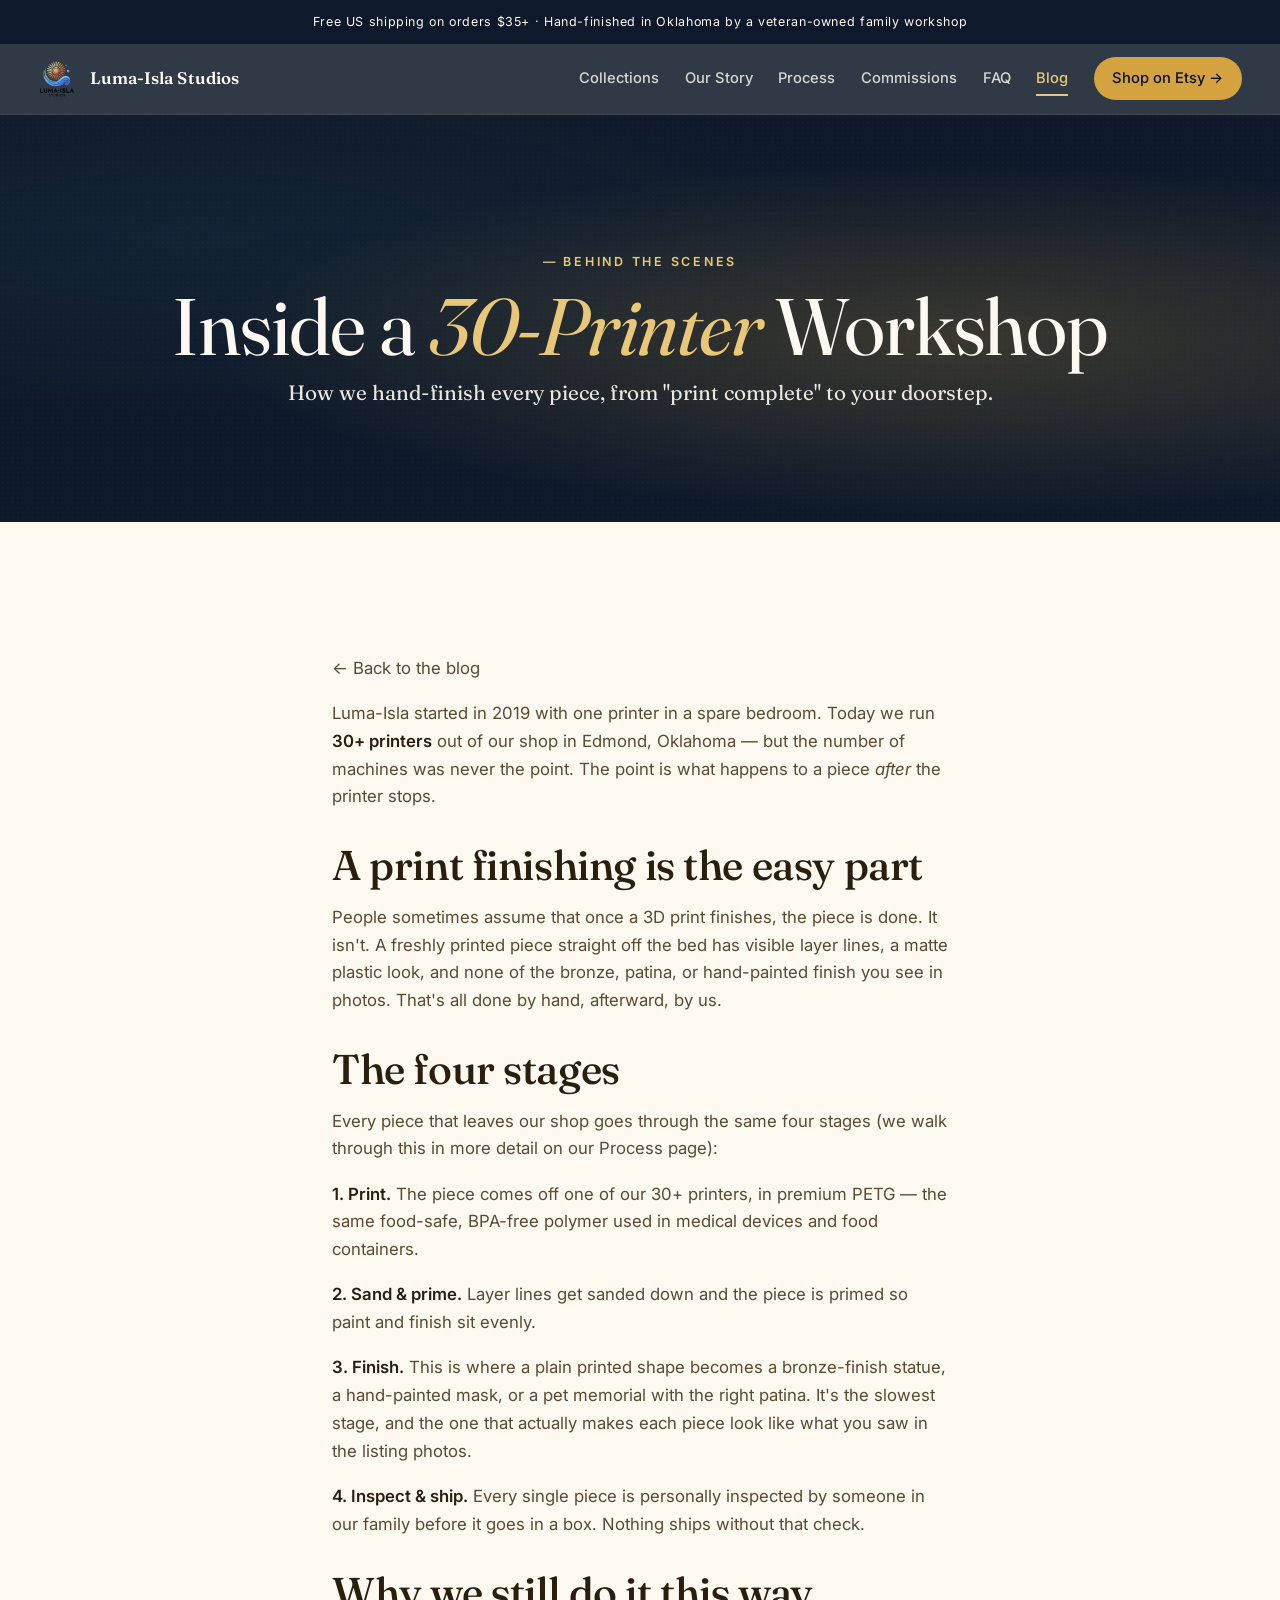
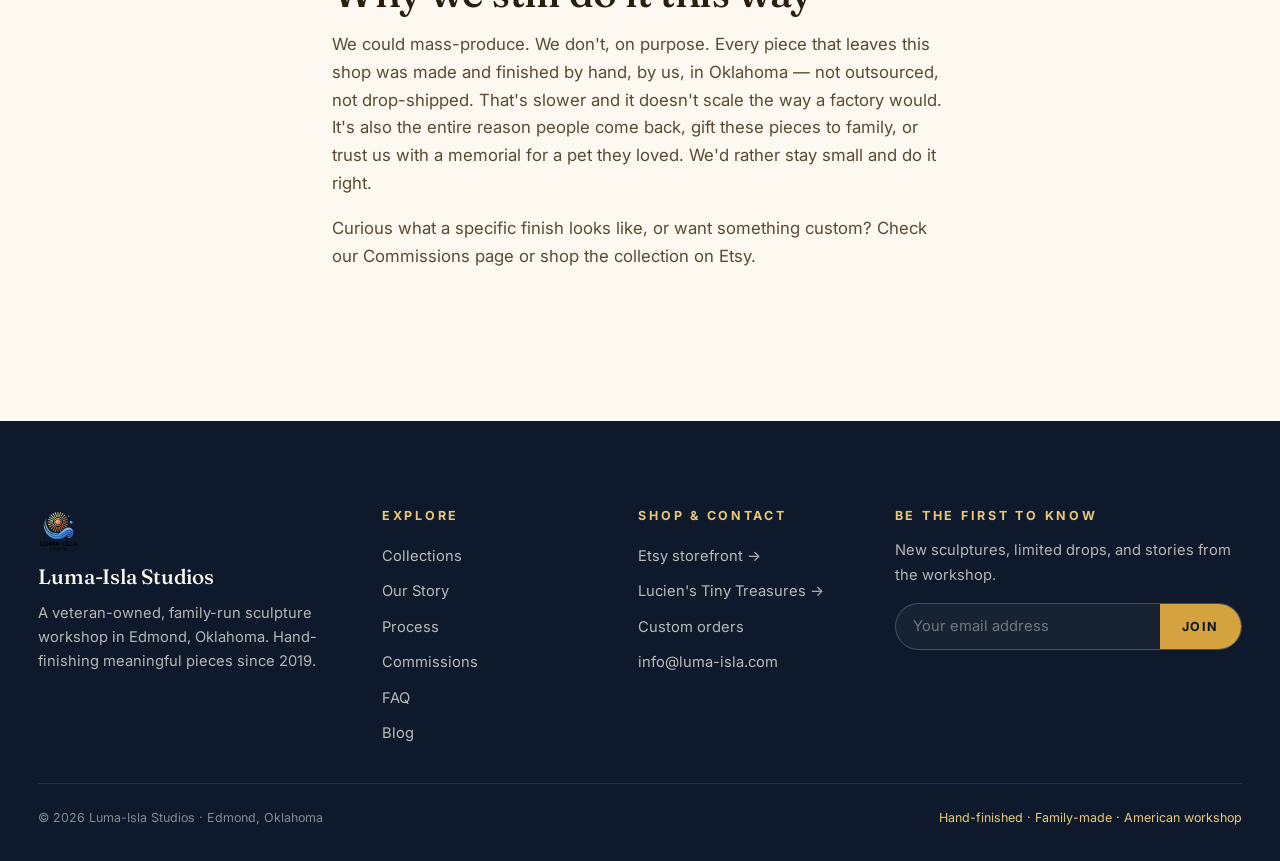
<file: blog-inside-the-print-farm.html>
<!DOCTYPE html>
<html lang="en">
<head>
<meta charset="UTF-8">
<meta name="viewport" content="width=device-width, initial-scale=1.0">
<title>Inside a 30-Printer Workshop · Luma-Isla Studios Blog</title>
<meta name="description" content="From one printer in a spare bedroom to a 30+ printer workshop: how Luma-Isla Studios hand-finishes every piece in Edmond, Oklahoma.">
<link rel="preconnect" href="https://fonts.googleapis.com">
<link rel="preconnect" href="https://fonts.gstatic.com" crossorigin>
<link href="https://fonts.googleapis.com/css2?family=Fraunces:ital,opsz,wght@0,9..144,400;0,9..144,500;0,9..144,600;1,9..144,400;1,9..144,500&family=Inter:wght@300;400;500;600;700&display=swap" rel="stylesheet">
<link rel="stylesheet" href="assets/styles.css">
<link rel="icon" type="image/png" href="favicon.png">
<link rel="apple-touch-icon" href="apple-touch-icon.png">
<meta name="theme-color" content="#0e1a2b">
<meta property="og:title" content="Inside a 30-Printer Workshop · Luma-Isla Studios">
<meta property="og:description" content="How Luma-Isla Studios hand-finishes every piece — from print to sanding, priming, painting, and inspection.">
<meta property="og:image" content="images/og-card.jpg">
</head>
<body>

<div class="ribbon">Free US shipping on orders $35+ · Hand-finished in Oklahoma by a veteran-owned family workshop</div>

<nav class="site-nav">
  <div class="nav-inner">
    <a href="index.html" class="brand"><img src="images/logo.png" alt="Luma-Isla Studios logo" class="brand-mark" width="40" height="40"><span>Luma-Isla Studios</span></a>
    <button class="nav-toggle" aria-label="Toggle menu" aria-expanded="false">
      <svg viewBox="0 0 24 24" fill="none" stroke="currentColor" stroke-width="2"><path d="M3 6h18M3 12h18M3 18h18"/></svg>
    </button>
    <div class="nav-links">
      <a href="collections.html">Collections</a>
      <a href="our-story.html">Our Story</a>
      <a href="process.html">Process</a>
      <a href="commissions.html">Commissions</a>
      <a href="faq.html">FAQ</a>
      <a href="blog.html" class="active">Blog</a>
      <a href="https://lumaisla.etsy.com" class="nav-cta" target="_blank" rel="noopener">Shop on Etsy →</a>
    </div>
  </div>
</nav>

<header class="hero hero--page">
  <div class="hero-inner">
    <span class="eyebrow on-dark eyebrow--center" style="justify-content: center;">— Behind the scenes</span>
    <h1>Inside a <span class="accent">30-Printer</span> Workshop</h1>
    <p class="sub">How we hand-finish every piece, from "print complete" to your doorstep.</p>
  </div>
</header>

<section class="section bg-cream">
  <div class="wrap wrap--text">
    <div class="prose reveal" style="margin: 0 auto;">
      <p><a href="blog.html">← Back to the blog</a></p>

      <p>Luma-Isla started in 2019 with one printer in a spare bedroom. Today we run <strong>30+ printers</strong> out of our shop in Edmond, Oklahoma — but the number of machines was never the point. The point is what happens to a piece <em>after</em> the printer stops.</p>

      <h2 style="font-size: var(--t-2xl);">A print finishing is the easy part</h2>
      <p>People sometimes assume that once a 3D print finishes, the piece is done. It isn't. A freshly printed piece straight off the bed has visible layer lines, a matte plastic look, and none of the bronze, patina, or hand-painted finish you see in photos. That's all done by hand, afterward, by us.</p>

      <h2 style="font-size: var(--t-2xl);">The four stages</h2>
      <p>Every piece that leaves our shop goes through the same four stages (we walk through this in more detail on our <a href="process.html">Process page</a>):</p>
      <p><strong>1. Print.</strong> The piece comes off one of our 30+ printers, in premium PETG — the same food-safe, BPA-free polymer used in medical devices and food containers.</p>
      <p><strong>2. Sand &amp; prime.</strong> Layer lines get sanded down and the piece is primed so paint and finish sit evenly.</p>
      <p><strong>3. Finish.</strong> This is where a plain printed shape becomes a bronze-finish statue, a hand-painted mask, or a pet memorial with the right patina. It's the slowest stage, and the one that actually makes each piece look like what you saw in the listing photos.</p>
      <p><strong>4. Inspect &amp; ship.</strong> Every single piece is personally inspected by someone in our family before it goes in a box. Nothing ships without that check.</p>

      <h2 style="font-size: var(--t-2xl);">Why we still do it this way</h2>
      <p>We could mass-produce. We don't, on purpose. Every piece that leaves this shop was made and finished by hand, by us, in Oklahoma — not outsourced, not drop-shipped. That's slower and it doesn't scale the way a factory would. It's also the entire reason people come back, gift these pieces to family, or trust us with a memorial for a pet they loved. We'd rather stay small and do it right.</p>

      <p>Curious what a specific finish looks like, or want something custom? Check our <a href="commissions.html">Commissions page</a> or <a href="https://lumaisla.etsy.com" target="_blank" rel="noopener">shop the collection on Etsy</a>.</p>
    </div>
  </div>
</section>

<footer class="site-footer">
  <div class="footer-grid">
    <div class="footer-brand footer-col">
      <img src="images/logo.png" alt="Luma-Isla Studios logo" class="brand-mark" width="44" height="44">
      <h3>Luma-Isla Studios</h3>
      <p>A veteran-owned, family-run sculpture workshop in Edmond, Oklahoma. Hand-finishing meaningful pieces since 2019.</p>
    </div>
    <div class="footer-col">
      <h5>Explore</h5>
      <a href="collections.html">Collections</a>
      <a href="our-story.html">Our Story</a>
      <a href="process.html">Process</a>
      <a href="commissions.html">Commissions</a>
      <a href="faq.html">FAQ</a>
      <a href="blog.html">Blog</a>
    </div>
    <div class="footer-col">
      <h5>Shop &amp; Contact</h5>
      <a href="https://lumaisla.etsy.com" target="_blank" rel="noopener">Etsy storefront →</a>
      <a href="https://lucienstinytreasures.etsy.com" target="_blank" rel="noopener">Lucien's Tiny Treasures →</a>
      <a href="commissions.html">Custom orders</a>
      <a href="mailto:info@luma-isla.com">info@luma-isla.com</a>
    </div>
    <div class="footer-col footer-newsletter">
      <h5>Be the first to know</h5>
      <div class="sub">New sculptures, limited drops, and stories from the workshop.</div>
      <form class="newsletter-form" onsubmit="event.preventDefault();">
        <input type="email" placeholder="Your email address" aria-label="Email address" required>
        <button type="submit">Join</button>
      </form>
    </div>
  </div>
  <div class="footer-bottom">
    <div>© 2026 Luma-Isla Studios · Edmond, Oklahoma</div>
    <div class="made-in">Hand-finished · Family-made · American workshop</div>
  </div>
</footer>

<script src="assets/site.js"></script>
</body>
</html>
</file>
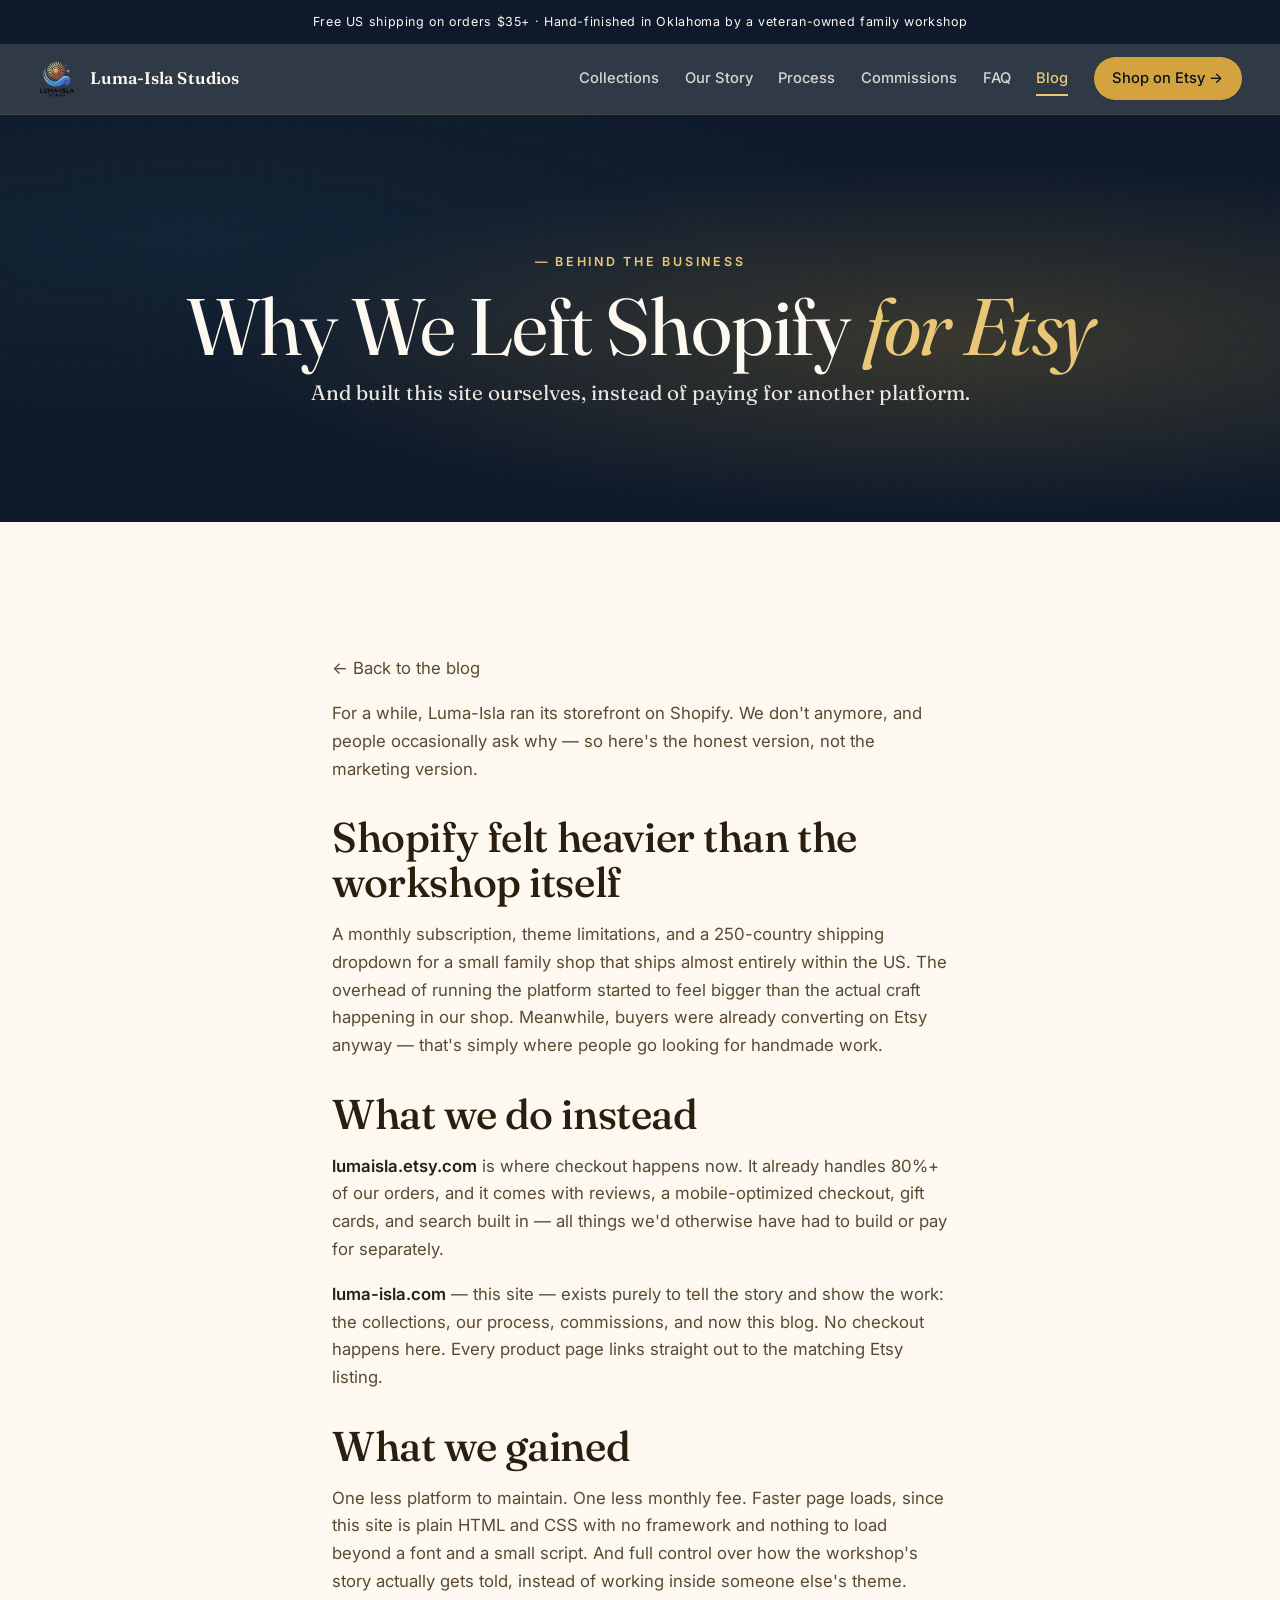
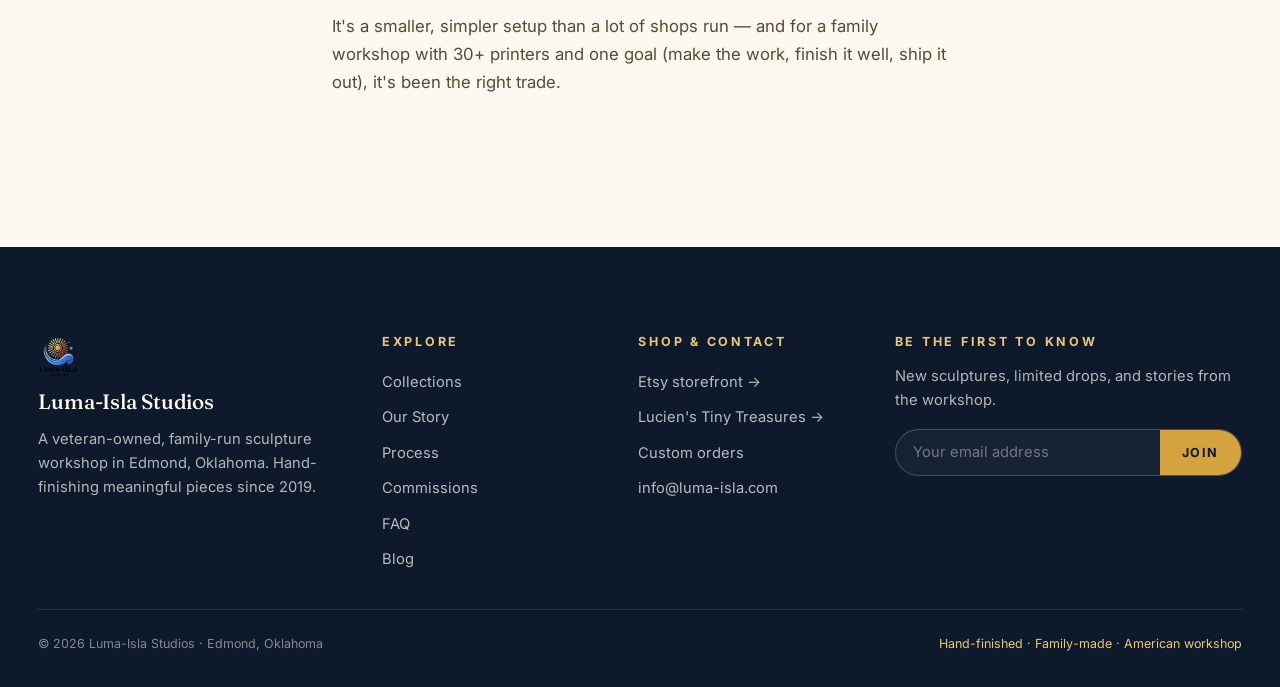
<file: blog-why-we-left-shopify.html>
<!DOCTYPE html>
<html lang="en">
<head>
<meta charset="UTF-8">
<meta name="viewport" content="width=device-width, initial-scale=1.0">
<title>Why We Left Shopify for Etsy · Luma-Isla Studios Blog</title>
<meta name="description" content="Why Luma-Isla Studios moved off Shopify, kept Etsy as checkout, and built a simple portfolio site instead — the real reasoning, no marketing spin.">
<link rel="preconnect" href="https://fonts.googleapis.com">
<link rel="preconnect" href="https://fonts.gstatic.com" crossorigin>
<link href="https://fonts.googleapis.com/css2?family=Fraunces:ital,opsz,wght@0,9..144,400;0,9..144,500;0,9..144,600;1,9..144,400;1,9..144,500&family=Inter:wght@300;400;500;600;700&display=swap" rel="stylesheet">
<link rel="stylesheet" href="assets/styles.css">
<link rel="icon" type="image/png" href="favicon.png">
<link rel="apple-touch-icon" href="apple-touch-icon.png">
<meta name="theme-color" content="#0e1a2b">
<meta property="og:title" content="Why We Left Shopify for Etsy · Luma-Isla Studios">
<meta property="og:description" content="The real reasoning behind moving off Shopify and building a simple portfolio site instead.">
<meta property="og:image" content="images/og-card.jpg">
</head>
<body>

<div class="ribbon">Free US shipping on orders $35+ · Hand-finished in Oklahoma by a veteran-owned family workshop</div>

<nav class="site-nav">
  <div class="nav-inner">
    <a href="index.html" class="brand"><img src="images/logo.png" alt="Luma-Isla Studios logo" class="brand-mark" width="40" height="40"><span>Luma-Isla Studios</span></a>
    <button class="nav-toggle" aria-label="Toggle menu" aria-expanded="false">
      <svg viewBox="0 0 24 24" fill="none" stroke="currentColor" stroke-width="2"><path d="M3 6h18M3 12h18M3 18h18"/></svg>
    </button>
    <div class="nav-links">
      <a href="collections.html">Collections</a>
      <a href="our-story.html">Our Story</a>
      <a href="process.html">Process</a>
      <a href="commissions.html">Commissions</a>
      <a href="faq.html">FAQ</a>
      <a href="blog.html" class="active">Blog</a>
      <a href="https://lumaisla.etsy.com" class="nav-cta" target="_blank" rel="noopener">Shop on Etsy →</a>
    </div>
  </div>
</nav>

<header class="hero hero--page">
  <div class="hero-inner">
    <span class="eyebrow on-dark eyebrow--center" style="justify-content: center;">— Behind the business</span>
    <h1>Why We Left Shopify <span class="accent">for Etsy</span></h1>
    <p class="sub">And built this site ourselves, instead of paying for another platform.</p>
  </div>
</header>

<section class="section bg-cream">
  <div class="wrap wrap--text">
    <div class="prose reveal" style="margin: 0 auto;">
      <p><a href="blog.html">← Back to the blog</a></p>

      <p>For a while, Luma-Isla ran its storefront on Shopify. We don't anymore, and people occasionally ask why — so here's the honest version, not the marketing version.</p>

      <h2 style="font-size: var(--t-2xl);">Shopify felt heavier than the workshop itself</h2>
      <p>A monthly subscription, theme limitations, and a 250-country shipping dropdown for a small family shop that ships almost entirely within the US. The overhead of running the platform started to feel bigger than the actual craft happening in our shop. Meanwhile, buyers were already converting on Etsy anyway — that's simply where people go looking for handmade work.</p>

      <h2 style="font-size: var(--t-2xl);">What we do instead</h2>
      <p><strong><a href="https://lumaisla.etsy.com" target="_blank" rel="noopener">lumaisla.etsy.com</a></strong> is where checkout happens now. It already handles 80%+ of our orders, and it comes with reviews, a mobile-optimized checkout, gift cards, and search built in — all things we'd otherwise have had to build or pay for separately.</p>
      <p><strong>luma-isla.com</strong> — this site — exists purely to tell the story and show the work: the collections, our process, commissions, and now this blog. No checkout happens here. Every product page links straight out to the matching Etsy listing.</p>

      <h2 style="font-size: var(--t-2xl);">What we gained</h2>
      <p>One less platform to maintain. One less monthly fee. Faster page loads, since this site is plain HTML and CSS with no framework and nothing to load beyond a font and a small script. And full control over how the workshop's story actually gets told, instead of working inside someone else's theme.</p>

      <p>It's a smaller, simpler setup than a lot of shops run — and for a family workshop with 30+ printers and one goal (make the work, finish it well, ship it out), it's been the right trade.</p>
    </div>
  </div>
</section>

<footer class="site-footer">
  <div class="footer-grid">
    <div class="footer-brand footer-col">
      <img src="images/logo.png" alt="Luma-Isla Studios logo" class="brand-mark" width="44" height="44">
      <h3>Luma-Isla Studios</h3>
      <p>A veteran-owned, family-run sculpture workshop in Edmond, Oklahoma. Hand-finishing meaningful pieces since 2019.</p>
    </div>
    <div class="footer-col">
      <h5>Explore</h5>
      <a href="collections.html">Collections</a>
      <a href="our-story.html">Our Story</a>
      <a href="process.html">Process</a>
      <a href="commissions.html">Commissions</a>
      <a href="faq.html">FAQ</a>
      <a href="blog.html">Blog</a>
    </div>
    <div class="footer-col">
      <h5>Shop &amp; Contact</h5>
      <a href="https://lumaisla.etsy.com" target="_blank" rel="noopener">Etsy storefront →</a>
      <a href="https://lucienstinytreasures.etsy.com" target="_blank" rel="noopener">Lucien's Tiny Treasures →</a>
      <a href="commissions.html">Custom orders</a>
      <a href="mailto:info@luma-isla.com">info@luma-isla.com</a>
    </div>
    <div class="footer-col footer-newsletter">
      <h5>Be the first to know</h5>
      <div class="sub">New sculptures, limited drops, and stories from the workshop.</div>
      <form class="newsletter-form" onsubmit="event.preventDefault();">
        <input type="email" placeholder="Your email address" aria-label="Email address" required>
        <button type="submit">Join</button>
      </form>
    </div>
  </div>
  <div class="footer-bottom">
    <div>© 2026 Luma-Isla Studios · Edmond, Oklahoma</div>
    <div class="made-in">Hand-finished · Family-made · American workshop</div>
  </div>
</footer>

<script src="assets/site.js"></script>
</body>
</html>
</file>
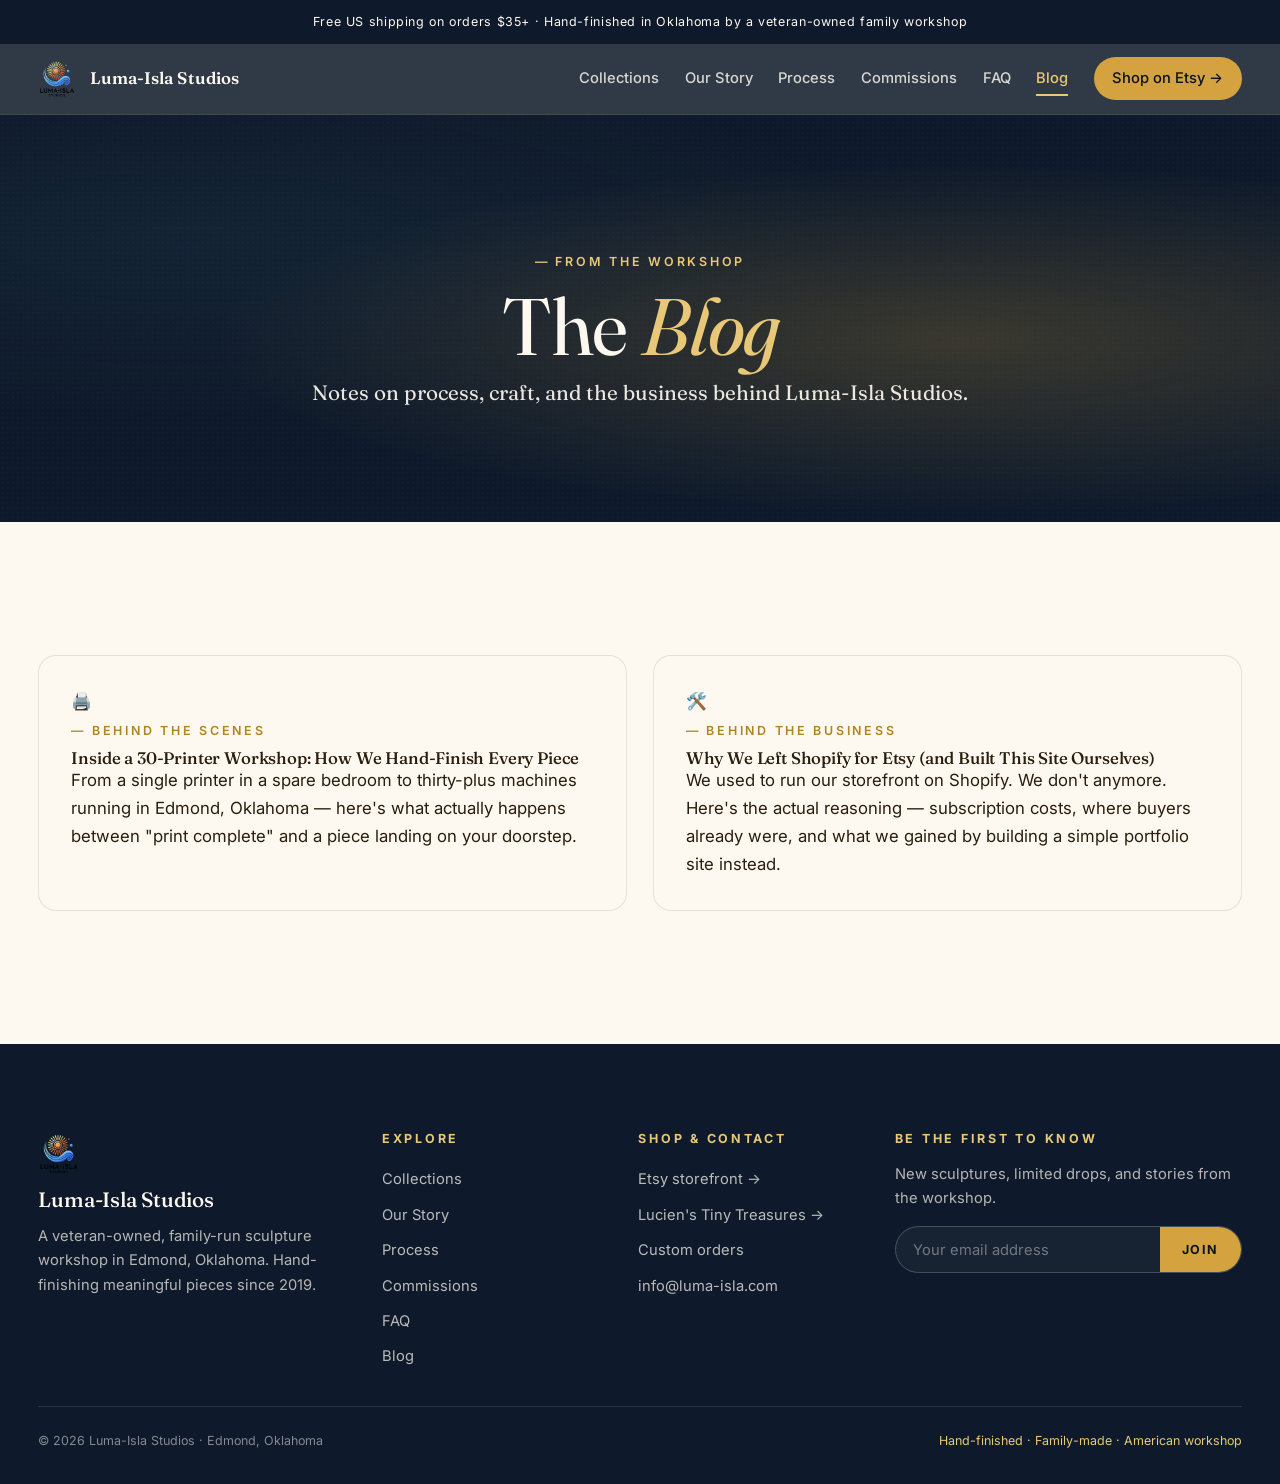
<file: blog.html>
<!DOCTYPE html>
<html lang="en">
<head>
<meta charset="UTF-8">
<meta name="viewport" content="width=device-width, initial-scale=1.0">
<title>Blog · Luma-Isla Studios</title>
<meta name="description" content="Stories from the Luma-Isla Studios workshop in Edmond, Oklahoma: behind the scenes on our 30+ printer shop, the process behind every piece, and how we run the business.">
<link rel="preconnect" href="https://fonts.googleapis.com">
<link rel="preconnect" href="https://fonts.gstatic.com" crossorigin>
<link href="https://fonts.googleapis.com/css2?family=Fraunces:ital,opsz,wght@0,9..144,400;0,9..144,500;0,9..144,600;1,9..144,400;1,9..144,500&family=Inter:wght@300;400;500;600;700&display=swap" rel="stylesheet">
<link rel="stylesheet" href="assets/styles.css">
<link rel="icon" type="image/png" href="favicon.png">
<link rel="apple-touch-icon" href="apple-touch-icon.png">
<meta name="theme-color" content="#0e1a2b">
<meta property="og:title" content="Blog · Luma-Isla Studios">
<meta property="og:description" content="Stories from the workshop: process, craft, and the business behind the pieces.">
<meta property="og:image" content="images/og-card.jpg">
</head>
<body>

<div class="ribbon">Free US shipping on orders $35+ · Hand-finished in Oklahoma by a veteran-owned family workshop</div>

<nav class="site-nav">
  <div class="nav-inner">
    <a href="index.html" class="brand"><img src="images/logo.png" alt="Luma-Isla Studios logo" class="brand-mark" width="40" height="40"><span>Luma-Isla Studios</span></a>
    <button class="nav-toggle" aria-label="Toggle menu" aria-expanded="false">
      <svg viewBox="0 0 24 24" fill="none" stroke="currentColor" stroke-width="2"><path d="M3 6h18M3 12h18M3 18h18"/></svg>
    </button>
    <div class="nav-links">
      <a href="collections.html">Collections</a>
      <a href="our-story.html">Our Story</a>
      <a href="process.html">Process</a>
      <a href="commissions.html">Commissions</a>
      <a href="faq.html">FAQ</a>
      <a href="blog.html" class="active">Blog</a>
      <a href="https://lumaisla.etsy.com" class="nav-cta" target="_blank" rel="noopener">Shop on Etsy →</a>
    </div>
  </div>
</nav>

<!-- ============ PAGE HERO ============ -->
<header class="hero hero--page">
  <div class="hero-inner">
    <span class="eyebrow on-dark eyebrow--center" style="justify-content: center;">— From the workshop</span>
    <h1>The <span class="accent">Blog</span></h1>
    <p class="sub">Notes on process, craft, and the business behind Luma-Isla Studios.</p>
  </div>
</header>

<!-- ============ POST LIST ============ -->
<section class="section bg-cream">
  <div class="wrap">
    <div class="steps" style="grid-template-columns: repeat(auto-fit, minmax(300px, 1fr));">

      <a href="blog-inside-the-print-farm.html" class="soft-card reveal" style="display:block; text-decoration:none; color:inherit;">
        <div class="num" style="border-radius: 12px; font-style: normal;">🖨️</div>
        <span class="eyebrow" style="margin-bottom: 0.5rem; display:inline-block;">— Behind the scenes</span>
        <h4>Inside a 30-Printer Workshop: How We Hand-Finish Every Piece</h4>
        <p>From a single printer in a spare bedroom to thirty-plus machines running in Edmond, Oklahoma — here's what actually happens between "print complete" and a piece landing on your doorstep.</p>
      </a>

      <a href="blog-why-we-left-shopify.html" class="soft-card reveal" style="display:block; text-decoration:none; color:inherit;">
        <div class="num" style="border-radius: 12px; font-style: normal;">🛠️</div>
        <span class="eyebrow" style="margin-bottom: 0.5rem; display:inline-block;">— Behind the business</span>
        <h4>Why We Left Shopify for Etsy (and Built This Site Ourselves)</h4>
        <p>We used to run our storefront on Shopify. We don't anymore. Here's the actual reasoning — subscription costs, where buyers already were, and what we gained by building a simple portfolio site instead.</p>
      </a>

    </div>
  </div>
</section>

<!-- ============ FOOTER ============ -->
<footer class="site-footer">
  <div class="footer-grid">
    <div class="footer-brand footer-col">
      <img src="images/logo.png" alt="Luma-Isla Studios logo" class="brand-mark" width="44" height="44">
      <h3>Luma-Isla Studios</h3>
      <p>A veteran-owned, family-run sculpture workshop in Edmond, Oklahoma. Hand-finishing meaningful pieces since 2019.</p>
    </div>
    <div class="footer-col">
      <h5>Explore</h5>
      <a href="collections.html">Collections</a>
      <a href="our-story.html">Our Story</a>
      <a href="process.html">Process</a>
      <a href="commissions.html">Commissions</a>
      <a href="faq.html">FAQ</a>
      <a href="blog.html">Blog</a>
    </div>
    <div class="footer-col">
      <h5>Shop &amp; Contact</h5>
      <a href="https://lumaisla.etsy.com" target="_blank" rel="noopener">Etsy storefront →</a>
      <a href="https://lucienstinytreasures.etsy.com" target="_blank" rel="noopener">Lucien's Tiny Treasures →</a>
      <a href="commissions.html">Custom orders</a>
      <a href="mailto:info@luma-isla.com">info@luma-isla.com</a>
    </div>
    <div class="footer-col footer-newsletter">
      <h5>Be the first to know</h5>
      <div class="sub">New sculptures, limited drops, and stories from the workshop.</div>
      <form class="newsletter-form" onsubmit="event.preventDefault();">
        <input type="email" placeholder="Your email address" aria-label="Email address" required>
        <button type="submit">Join</button>
      </form>
    </div>
  </div>
  <div class="footer-bottom">
    <div>© 2026 Luma-Isla Studios · Edmond, Oklahoma</div>
    <div class="made-in">Hand-finished · Family-made · American workshop</div>
  </div>
</footer>

<script src="assets/site.js"></script>
</body>
</html>
</file>
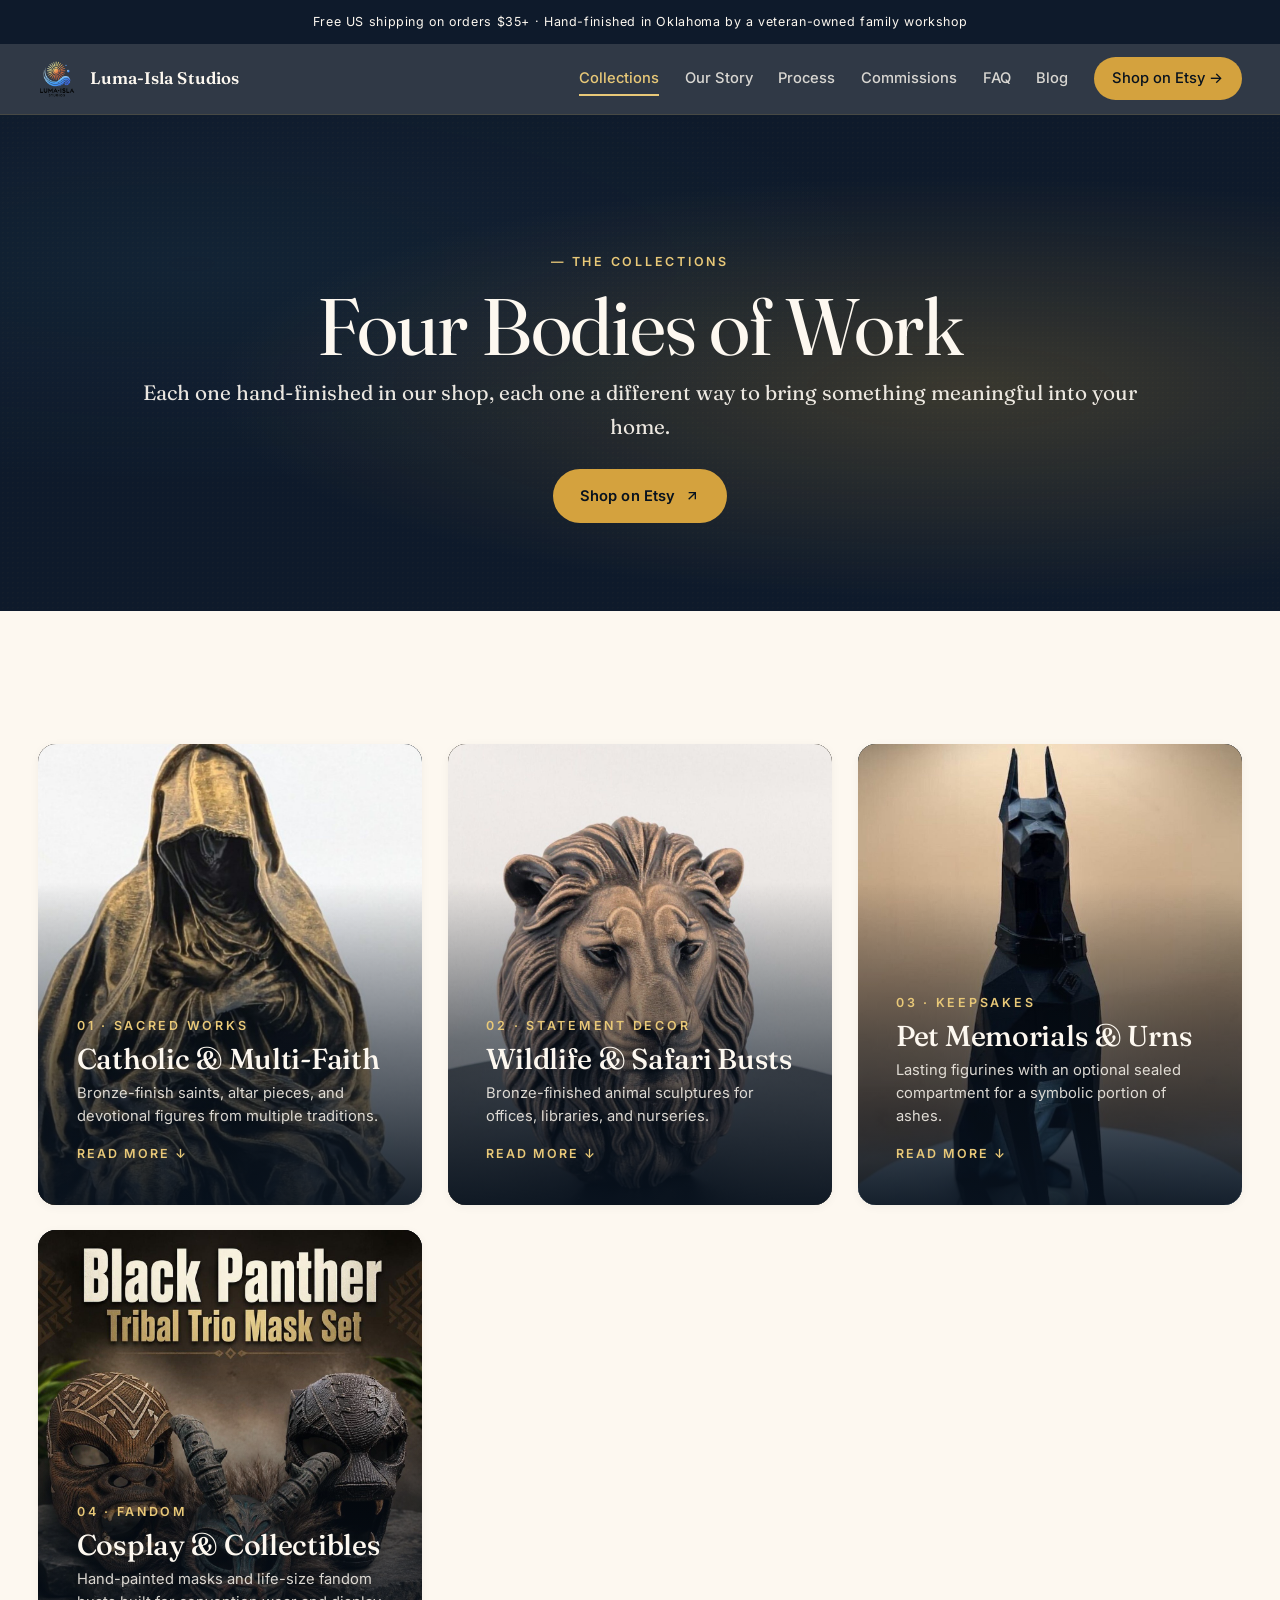
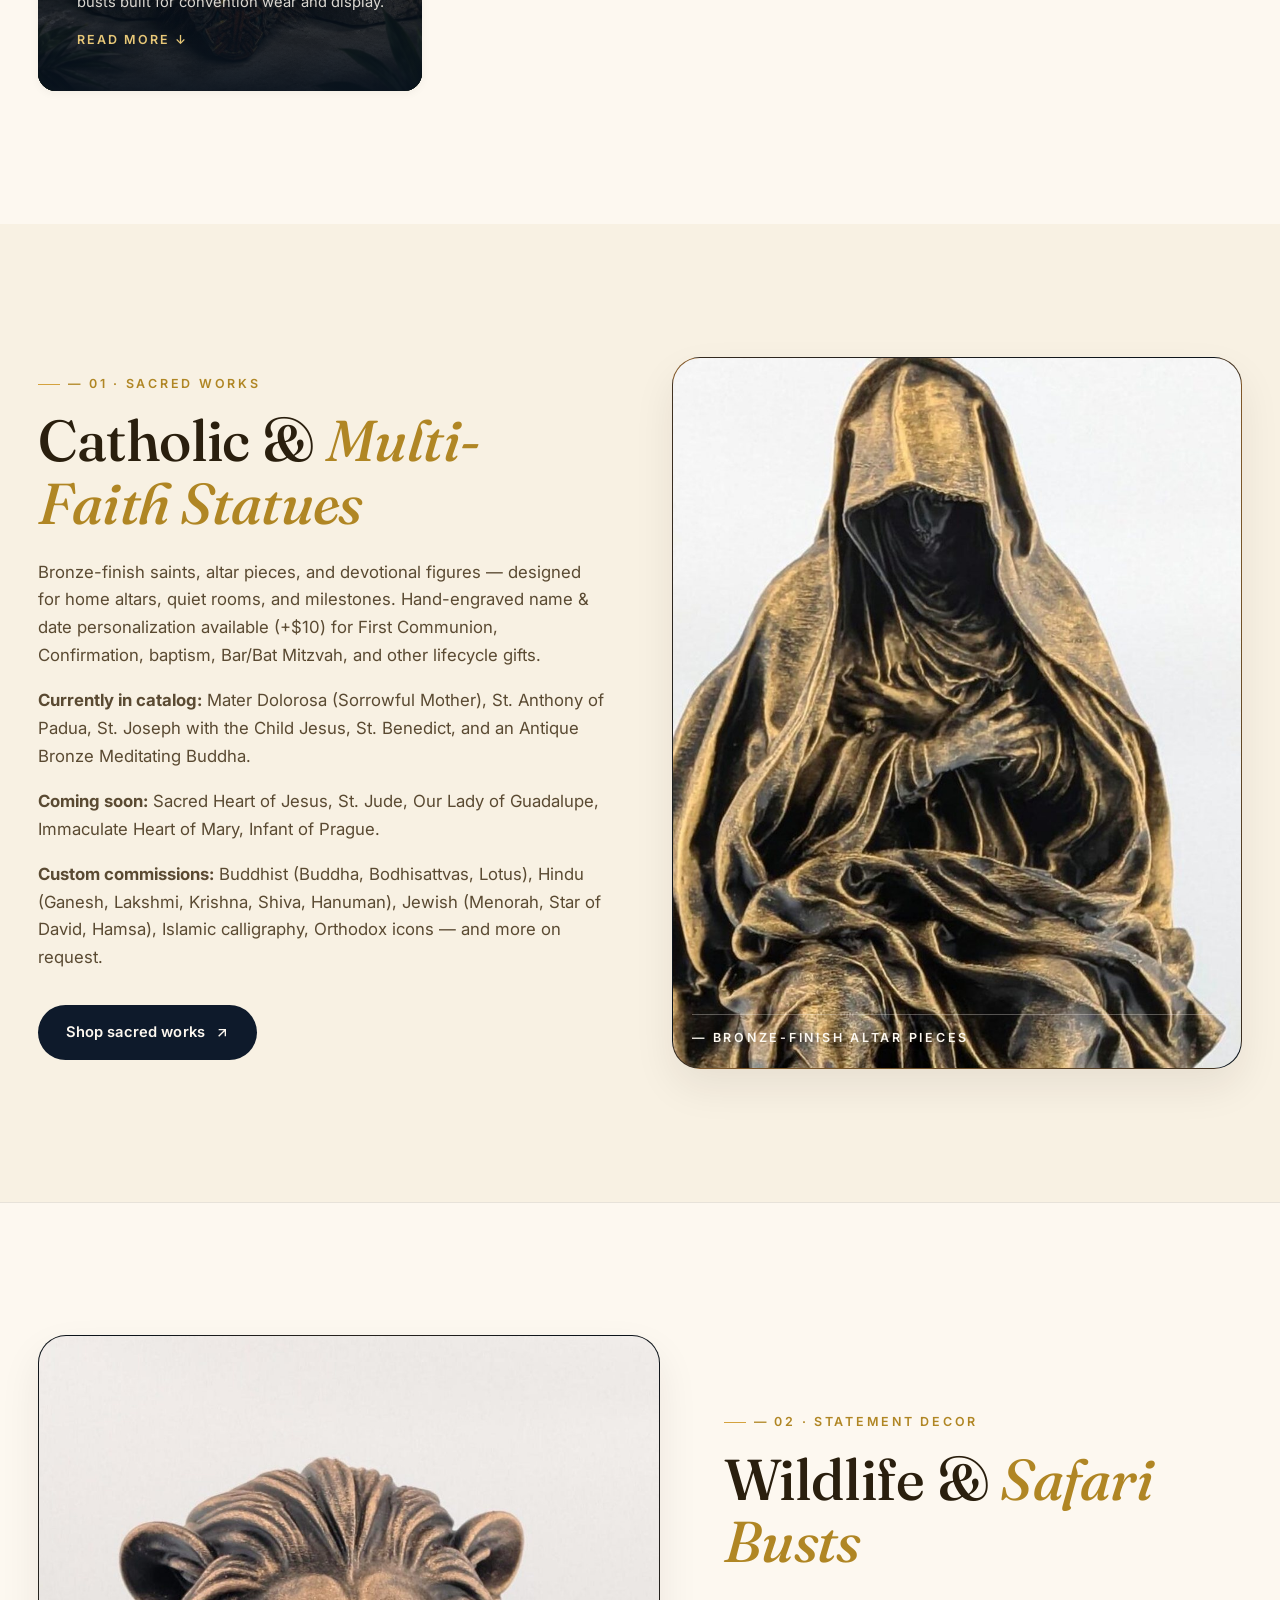
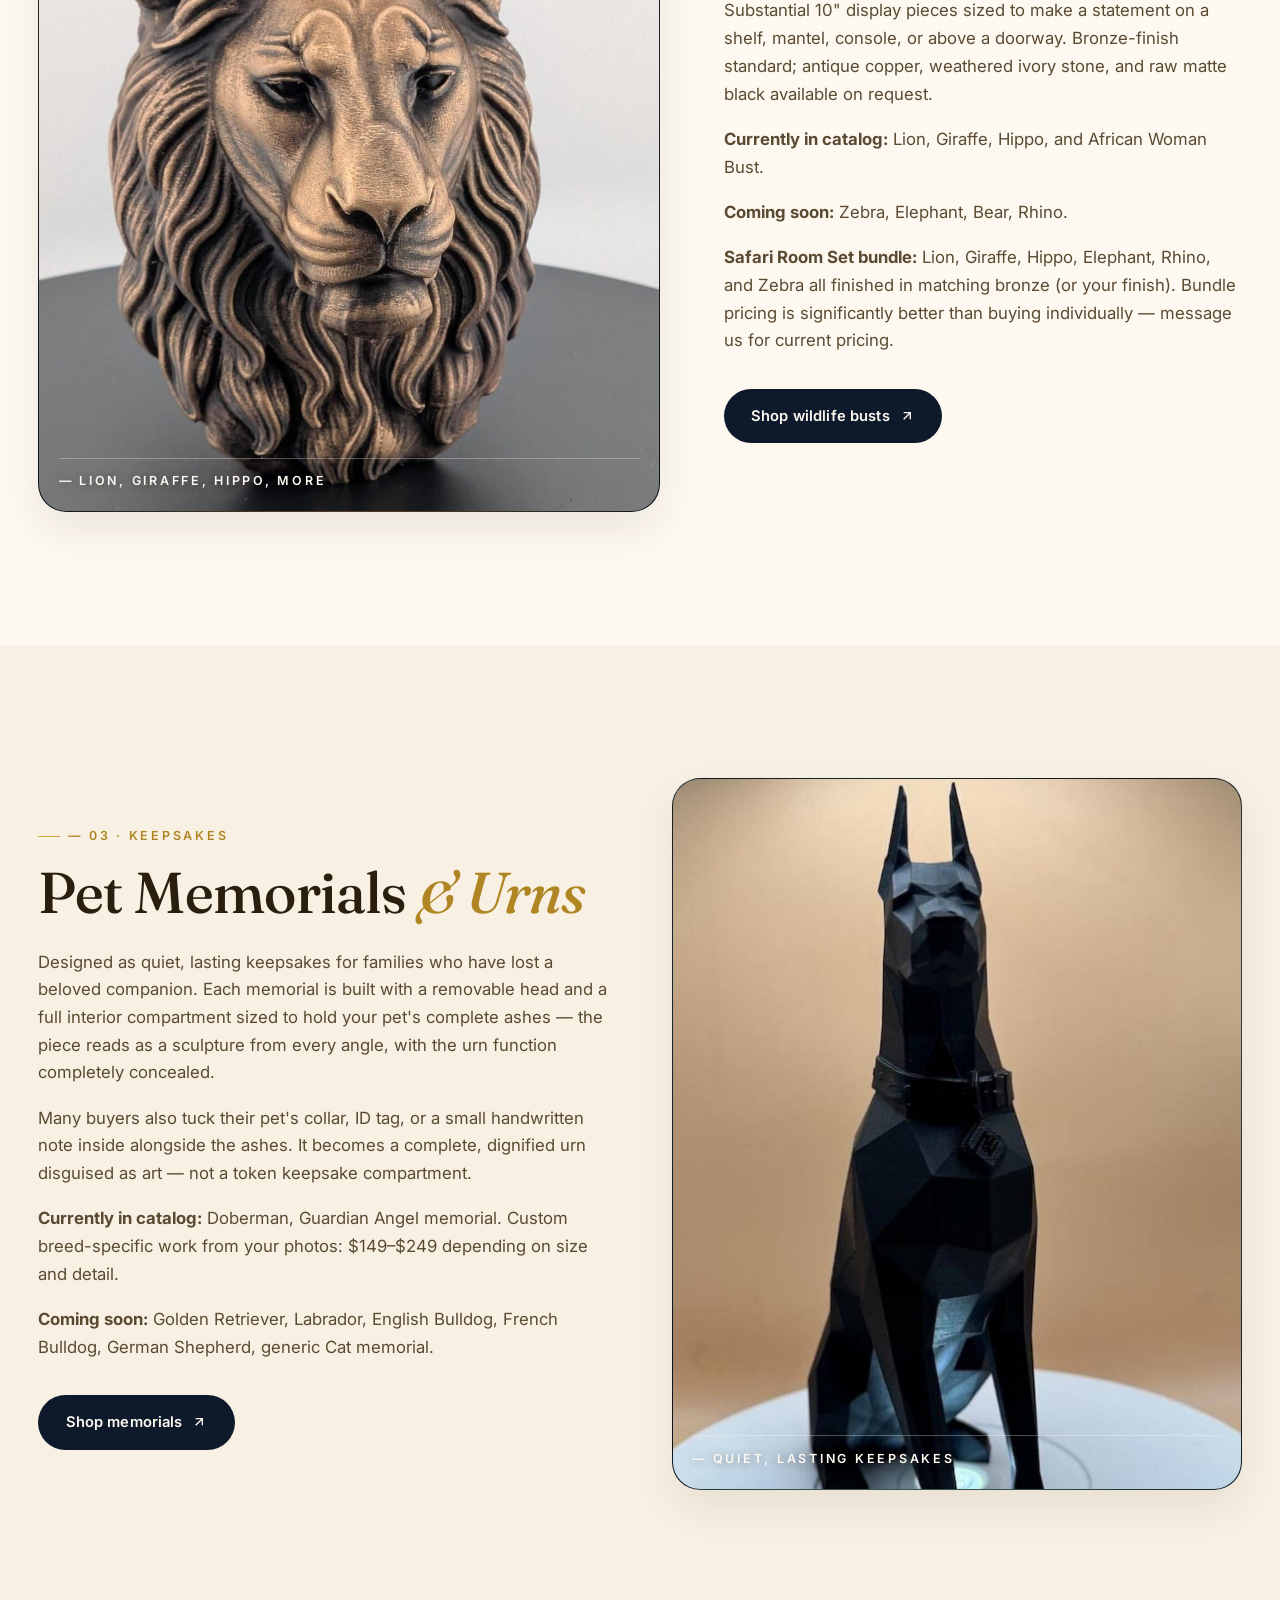
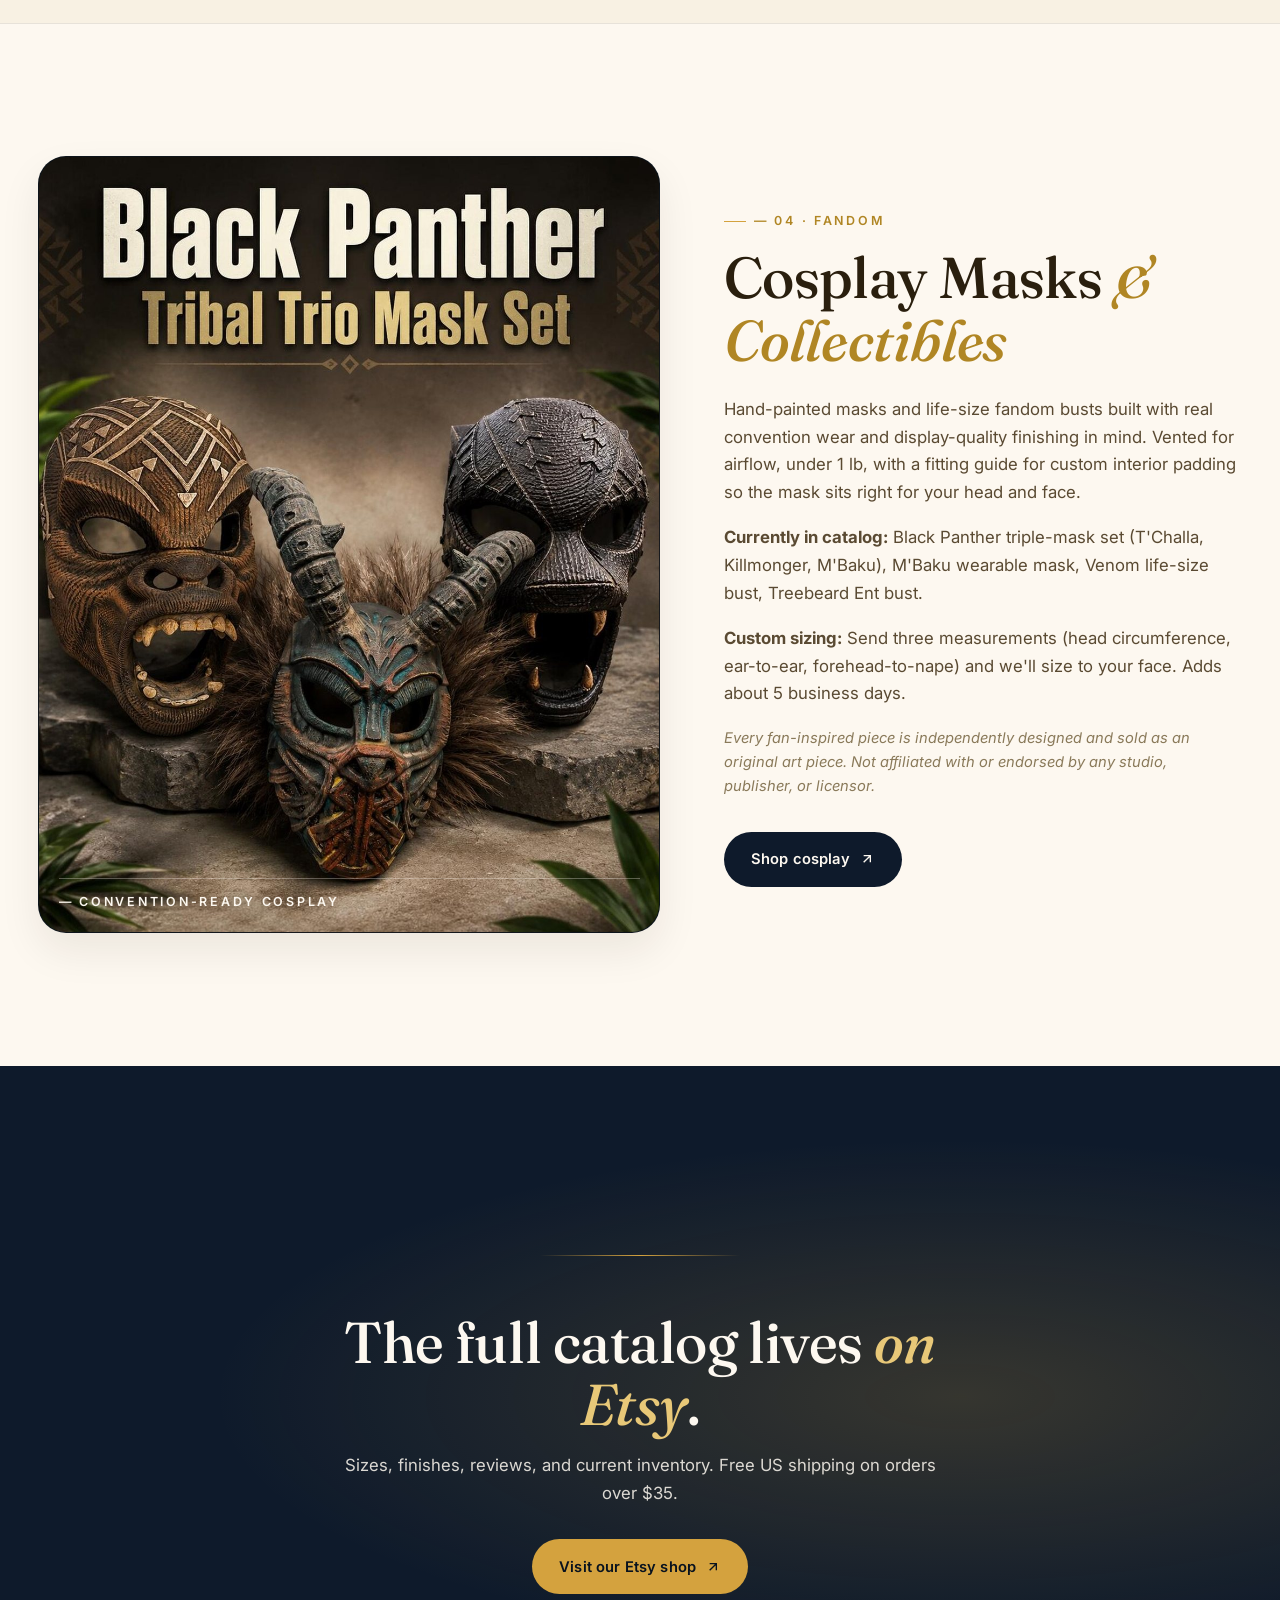
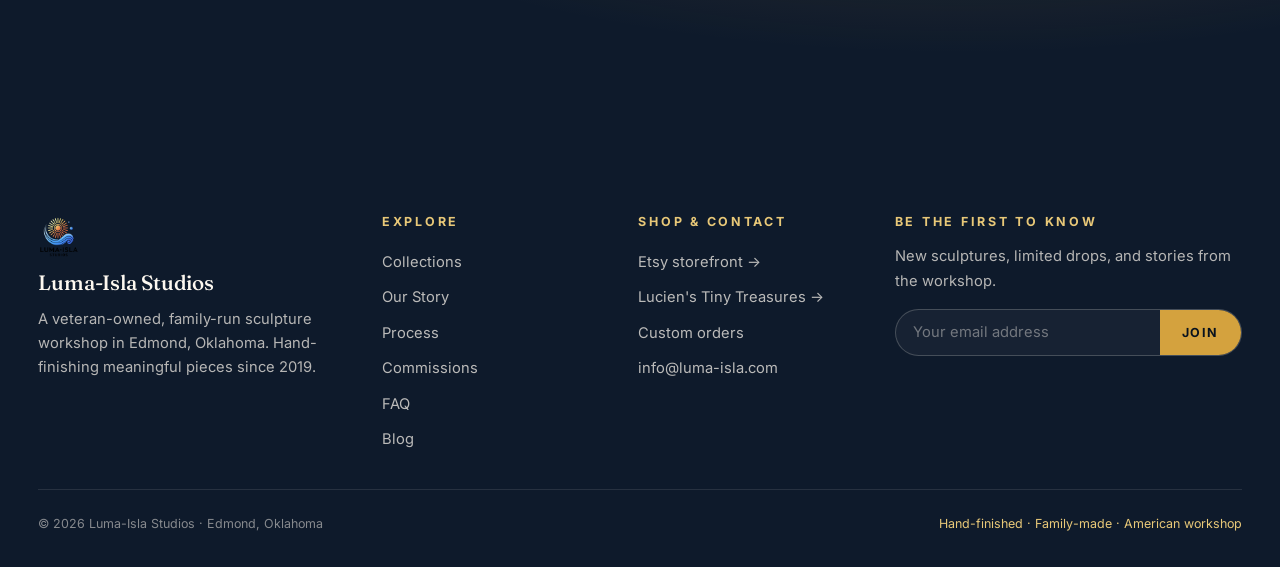
<file: collections.html>
<!DOCTYPE html>
<html lang="en">
<head>
<meta charset="UTF-8">
<meta name="viewport" content="width=device-width, initial-scale=1.0">
<title>Collections · Luma-Isla Studios</title>
<meta name="description" content="Four collections of hand-finished work from our family workshop: Catholic statues, wildlife busts, pet memorials, and cosplay.">
<link rel="preconnect" href="https://fonts.googleapis.com">
<link rel="preconnect" href="https://fonts.gstatic.com" crossorigin>
<link href="https://fonts.googleapis.com/css2?family=Fraunces:ital,opsz,wght@0,9..144,400;0,9..144,500;0,9..144,600;1,9..144,400;1,9..144,500&family=Inter:wght@300;400;500;600;700&display=swap" rel="stylesheet">
<link rel="stylesheet" href="assets/styles.css">
<link rel="icon" type="image/png" href="favicon.png">
<link rel="apple-touch-icon" href="apple-touch-icon.png">
<meta name="theme-color" content="#0e1a2b">
</head>
<body>

<div class="ribbon">Free US shipping on orders $35+ · Hand-finished in Oklahoma by a veteran-owned family workshop</div>

<nav class="site-nav">
  <div class="nav-inner">
    <a href="index.html" class="brand"><img src="images/logo.png" alt="Luma-Isla Studios logo" class="brand-mark" width="40" height="40"><span>Luma-Isla Studios</span></a>
    <button class="nav-toggle" aria-label="Toggle menu" aria-expanded="false">
      <svg viewBox="0 0 24 24" fill="none" stroke="currentColor" stroke-width="2"><path d="M3 6h18M3 12h18M3 18h18"/></svg>
    </button>
    <div class="nav-links">
      <a href="collections.html" class="active">Collections</a>
      <a href="our-story.html">Our Story</a>
      <a href="process.html">Process</a>
      <a href="commissions.html">Commissions</a>
      <a href="faq.html">FAQ</a>
      <a href="blog.html">Blog</a>
      <a href="https://lumaisla.etsy.com" class="nav-cta" target="_blank" rel="noopener">Shop on Etsy →</a>
    </div>
  </div>
</nav>

<!-- ============ PAGE HERO ============ -->
<header class="hero hero--page">
  <div class="hero-inner">
    <span class="eyebrow on-dark eyebrow--center" style="justify-content: center;">— The collections</span>
    <h1>Four Bodies of Work</h1>
    <p class="sub">Each one hand-finished in our shop, each one a different way to bring something meaningful into your home.</p>
    <div class="hero-ctas">
      <a href="https://lumaisla.etsy.com" target="_blank" rel="noopener" class="btn btn--gold">
        Shop on Etsy
        <svg class="arrow" viewBox="0 0 24 24" fill="none" stroke="currentColor" stroke-width="2"><path d="M7 17L17 7M7 7h10v10"/></svg>
      </a>
    </div>
  </div>
</header>

<!-- ============ COLLECTION GRID ============ -->
<section class="section bg-cream">
  <div class="wrap">
    <div class="collections">

      <a href="#sacred" class="collection reveal">
        <div class="media fill-sacred"><img src="images/collection-sacred.jpg" alt="Bronze-finish Catholic and multi-faith statues" loading="lazy" onerror="this.remove()"></div>
        <div class="collection-overlay"></div>
        <div class="collection-meta">
          <div class="num">01 · Sacred works</div>
          <h3>Catholic &amp; Multi-Faith</h3>
          <p>Bronze-finish saints, altar pieces, and devotional figures from multiple traditions.</p>
          <span class="arrow-link">Read more ↓</span>
        </div>
      </a>

      <a href="#wildlife" class="collection reveal">
        <div class="media fill-wildlife"><img src="images/collection-wildlife.jpg" alt="Hand-finished wildlife and safari busts" loading="lazy" onerror="this.remove()"></div>
        <div class="collection-overlay"></div>
        <div class="collection-meta">
          <div class="num">02 · Statement decor</div>
          <h3>Wildlife &amp; Safari Busts</h3>
          <p>Bronze-finished animal sculptures for offices, libraries, and nurseries.</p>
          <span class="arrow-link">Read more ↓</span>
        </div>
      </a>

      <a href="#memorials" class="collection reveal">
        <div class="media fill-pet"><img src="images/collection-pet.jpg" alt="Pet memorial figurines and keepsake urns" loading="lazy" onerror="this.remove()"></div>
        <div class="collection-overlay"></div>
        <div class="collection-meta">
          <div class="num">03 · Keepsakes</div>
          <h3>Pet Memorials &amp; Urns</h3>
          <p>Lasting figurines with an optional sealed compartment for a symbolic portion of ashes.</p>
          <span class="arrow-link">Read more ↓</span>
        </div>
      </a>

      <a href="#fandom" class="collection reveal">
        <div class="media fill-fandom"><img src="images/collection-fandom.jpg" alt="Cosplay masks and fandom collectibles" loading="lazy" onerror="this.remove()"></div>
        <div class="collection-overlay"></div>
        <div class="collection-meta">
          <div class="num">04 · Fandom</div>
          <h3>Cosplay &amp; Collectibles</h3>
          <p>Hand-painted masks and life-size fandom busts built for convention wear and display.</p>
          <span class="arrow-link">Read more ↓</span>
        </div>
      </a>

</div>
  </div>
</section>

<!-- ============ SACRED ============ -->
<section id="sacred" class="section bg-cream-2" style="scroll-margin-top: 5rem;">
  <div class="wrap">
    <div class="two-col">
      <div class="reveal">
        <span class="eyebrow">— 01 · Sacred works</span>
        <h2 style="margin-top: 1rem;">Catholic &amp; <span class="accent">Multi-Faith Statues</span></h2>
        <p>Bronze-finish saints, altar pieces, and devotional figures — designed for home altars, quiet rooms, and milestones. Hand-engraved name &amp; date personalization available (+$10) for First Communion, Confirmation, baptism, Bar/Bat Mitzvah, and other lifecycle gifts.</p>
        <p><strong>Currently in catalog:</strong> Mater Dolorosa (Sorrowful Mother), St. Anthony of Padua, St. Joseph with the Child Jesus, St. Benedict, and an Antique Bronze Meditating Buddha.</p>
        <p><strong>Coming soon:</strong> Sacred Heart of Jesus, St. Jude, Our Lady of Guadalupe, Immaculate Heart of Mary, Infant of Prague.</p>
        <p><strong>Custom commissions:</strong> Buddhist (Buddha, Bodhisattvas, Lotus), Hindu (Ganesh, Lakshmi, Krishna, Shiva, Hanuman), Jewish (Menorah, Star of David, Hamsa), Islamic calligraphy, Orthodox icons — and more on request.</p>
        <a href="https://www.etsy.com/listing/4346148364/hand-finished-mater-dolorosa-statue" target="_blank" rel="noopener" class="btn btn--navy" style="margin-top: 1rem;">
          Shop sacred works
          <svg class="arrow" viewBox="0 0 24 24" fill="none" stroke="currentColor" stroke-width="2"><path d="M7 17L17 7M7 7h10v10"/></svg>
        </a>
      </div>
      <div class="deco-image reveal" style="background: radial-gradient(ellipse at 30% 30%, rgba(212,162,62,0.4), transparent 60%), linear-gradient(135deg, var(--bronze) 0%, var(--navy-2) 90%);">
        <img src="images/collection-sacred.jpg" alt="Bronze-finish Catholic altar statues" loading="lazy" onerror="this.remove()"><span class="tag-label">— Bronze-finish altar pieces</span>
      </div>
    </div>
  </div>
</section>

<!-- ============ WILDLIFE ============ -->
<section id="wildlife" class="section bg-cream" style="scroll-margin-top: 5rem;">
  <div class="wrap">
    <div class="two-col two-col--wide">
      <div class="deco-image reveal" style="background: radial-gradient(ellipse at 50% 40%, var(--copper) 0%, var(--navy-2) 85%);">
        <img src="images/collection-wildlife.jpg" alt="Lion, giraffe and hippo busts" loading="lazy" onerror="this.remove()"><span class="tag-label">— Lion, giraffe, hippo, more</span>
      </div>
      <div class="reveal">
        <span class="eyebrow">— 02 · Statement decor</span>
        <h2 style="margin-top: 1rem;">Wildlife &amp; <span class="accent">Safari Busts</span></h2>
        <p>Substantial 10" display pieces sized to make a statement on a shelf, mantel, console, or above a doorway. Bronze-finish standard; antique copper, weathered ivory stone, and raw matte black available on request.</p>
        <p><strong>Currently in catalog:</strong> Lion, Giraffe, Hippo, and African Woman Bust.</p>
        <p><strong>Coming soon:</strong> Zebra, Elephant, Bear, Rhino.</p>
        <p><strong>Safari Room Set bundle:</strong> Lion, Giraffe, Hippo, Elephant, Rhino, and Zebra all finished in matching bronze (or your finish). Bundle pricing is significantly better than buying individually — message us for current pricing.</p>
        <a href="https://www.etsy.com/listing/4357853365/hand-finished-lion-head-sculpture" target="_blank" rel="noopener" class="btn btn--navy" style="margin-top: 1rem;">
          Shop wildlife busts
          <svg class="arrow" viewBox="0 0 24 24" fill="none" stroke="currentColor" stroke-width="2"><path d="M7 17L17 7M7 7h10v10"/></svg>
        </a>
      </div>
    </div>
  </div>
</section>

<!-- ============ MEMORIALS ============ -->
<section id="memorials" class="section bg-cream-2" style="scroll-margin-top: 5rem;">
  <div class="wrap">
    <div class="two-col">
      <div class="reveal">
        <span class="eyebrow">— 03 · Keepsakes</span>
        <h2 style="margin-top: 1rem;">Pet Memorials <span class="accent">&amp; Urns</span></h2>
        <p>Designed as quiet, lasting keepsakes for families who have lost a beloved companion. Each memorial is built with a removable head and a full interior compartment sized to hold your pet's complete ashes — the piece reads as a sculpture from every angle, with the urn function completely concealed.</p>
        <p>Many buyers also tuck their pet's collar, ID tag, or a small handwritten note inside alongside the ashes. It becomes a complete, dignified urn disguised as art — not a token keepsake compartment.</p>
        <p><strong>Currently in catalog:</strong> Doberman, Guardian Angel memorial. Custom breed-specific work from your photos: $149–$249 depending on size and detail.</p>
        <p><strong>Coming soon:</strong> Golden Retriever, Labrador, English Bulldog, French Bulldog, German Shepherd, generic Cat memorial.</p>
        <a href="https://www.etsy.com/listing/1854894667/doberman-statue-handmade-dog-memorial" target="_blank" rel="noopener" class="btn btn--navy" style="margin-top: 1rem;">
          Shop memorials
          <svg class="arrow" viewBox="0 0 24 24" fill="none" stroke="currentColor" stroke-width="2"><path d="M7 17L17 7M7 7h10v10"/></svg>
        </a>
      </div>
      <div class="deco-image reveal" style="background: radial-gradient(ellipse at 40% 30%, var(--patina) 0%, var(--navy-2) 85%);">
        <img src="images/collection-pet.jpg" alt="Pet memorial keepsakes" loading="lazy" onerror="this.remove()"><span class="tag-label">— Quiet, lasting keepsakes</span>
      </div>
    </div>
  </div>
</section>

<!-- ============ FANDOM ============ -->
<section id="fandom" class="section bg-cream" style="scroll-margin-top: 5rem;">
  <div class="wrap">
    <div class="two-col two-col--wide">
      <div class="deco-image reveal" style="background: radial-gradient(ellipse at 50% 50%, #5a3a2a 0%, var(--navy-2) 85%);">
        <img src="images/collection-fandom.jpg" alt="Convention-ready cosplay masks" loading="lazy" onerror="this.remove()"><span class="tag-label">— Convention-ready cosplay</span>
      </div>
      <div class="reveal">
        <span class="eyebrow">— 04 · Fandom</span>
        <h2 style="margin-top: 1rem;">Cosplay Masks <span class="accent">&amp; Collectibles</span></h2>
        <p>Hand-painted masks and life-size fandom busts built with real convention wear and display-quality finishing in mind. Vented for airflow, under 1 lb, with a fitting guide for custom interior padding so the mask sits right for your head and face.</p>
        <p><strong>Currently in catalog:</strong> Black Panther triple-mask set (T'Challa, Killmonger, M'Baku), M'Baku wearable mask, Venom life-size bust, Treebeard Ent bust.</p>
        <p><strong>Custom sizing:</strong> Send three measurements (head circumference, ear-to-ear, forehead-to-nape) and we'll size to your face. Adds about 5 business days.</p>
        <p style="font-size: var(--t-sm); color: var(--ink-3); font-style: italic;">Every fan-inspired piece is independently designed and sold as an original art piece. Not affiliated with or endorsed by any studio, publisher, or licensor.</p>
        <a href="https://www.etsy.com/listing/4475157421/custom-hand-painted-warrior-mask-set" target="_blank" rel="noopener" class="btn btn--navy" style="margin-top: 1rem;">
          Shop cosplay
          <svg class="arrow" viewBox="0 0 24 24" fill="none" stroke="currentColor" stroke-width="2"><path d="M7 17L17 7M7 7h10v10"/></svg>
        </a>
      </div>
    </div>
  </div>
</section>

<!-- ============ ETSY CTA ============ -->
<section class="etsy-banner">
  <div class="etsy-banner-inner reveal">
    <hr class="divider">
    <h2>The full catalog lives <span class="accent">on Etsy</span>.</h2>
    <p>Sizes, finishes, reviews, and current inventory. Free US shipping on orders over $35.</p>
    <a href="https://lumaisla.etsy.com" target="_blank" rel="noopener" class="btn btn--gold">
      Visit our Etsy shop
      <svg class="arrow" viewBox="0 0 24 24" fill="none" stroke="currentColor" stroke-width="2"><path d="M7 17L17 7M7 7h10v10"/></svg>
    </a>
  </div>
</section>

<!-- ============ FOOTER ============ -->
<footer class="site-footer">
  <div class="footer-grid">
    <div class="footer-brand footer-col">
      <img src="images/logo.png" alt="Luma-Isla Studios logo" class="brand-mark" width="44" height="44">
      <h3>Luma-Isla Studios</h3>
      <p>A veteran-owned, family-run sculpture workshop in Edmond, Oklahoma. Hand-finishing meaningful pieces since 2019.</p>
    </div>
    <div class="footer-col">
      <h5>Explore</h5>
      <a href="collections.html">Collections</a>
      <a href="our-story.html">Our Story</a>
      <a href="process.html">Process</a>
      <a href="commissions.html">Commissions</a>
      <a href="faq.html">FAQ</a>
      <a href="blog.html">Blog</a>
    </div>
    <div class="footer-col">
      <h5>Shop &amp; Contact</h5>
      <a href="https://lumaisla.etsy.com" target="_blank" rel="noopener">Etsy storefront →</a>
      <a href="https://lucienstinytreasures.etsy.com" target="_blank" rel="noopener">Lucien's Tiny Treasures →</a>
      <a href="commissions.html">Custom orders</a>
      <a href="mailto:info@luma-isla.com">info@luma-isla.com</a>
    </div>
    <div class="footer-col footer-newsletter">
      <h5>Be the first to know</h5>
      <div class="sub">New sculptures, limited drops, and stories from the workshop.</div>
      <form class="newsletter-form" onsubmit="event.preventDefault();">
        <input type="email" placeholder="Your email address" aria-label="Email address" required>
        <button type="submit">Join</button>
      </form>
    </div>
  </div>
  <div class="footer-bottom">
    <div>© 2026 Luma-Isla Studios · Edmond, Oklahoma</div>
    <div class="made-in">Hand-finished · Family-made · American workshop</div>
  </div>
</footer>

<script src="assets/site.js"></script>
</body>
</html>
</file>
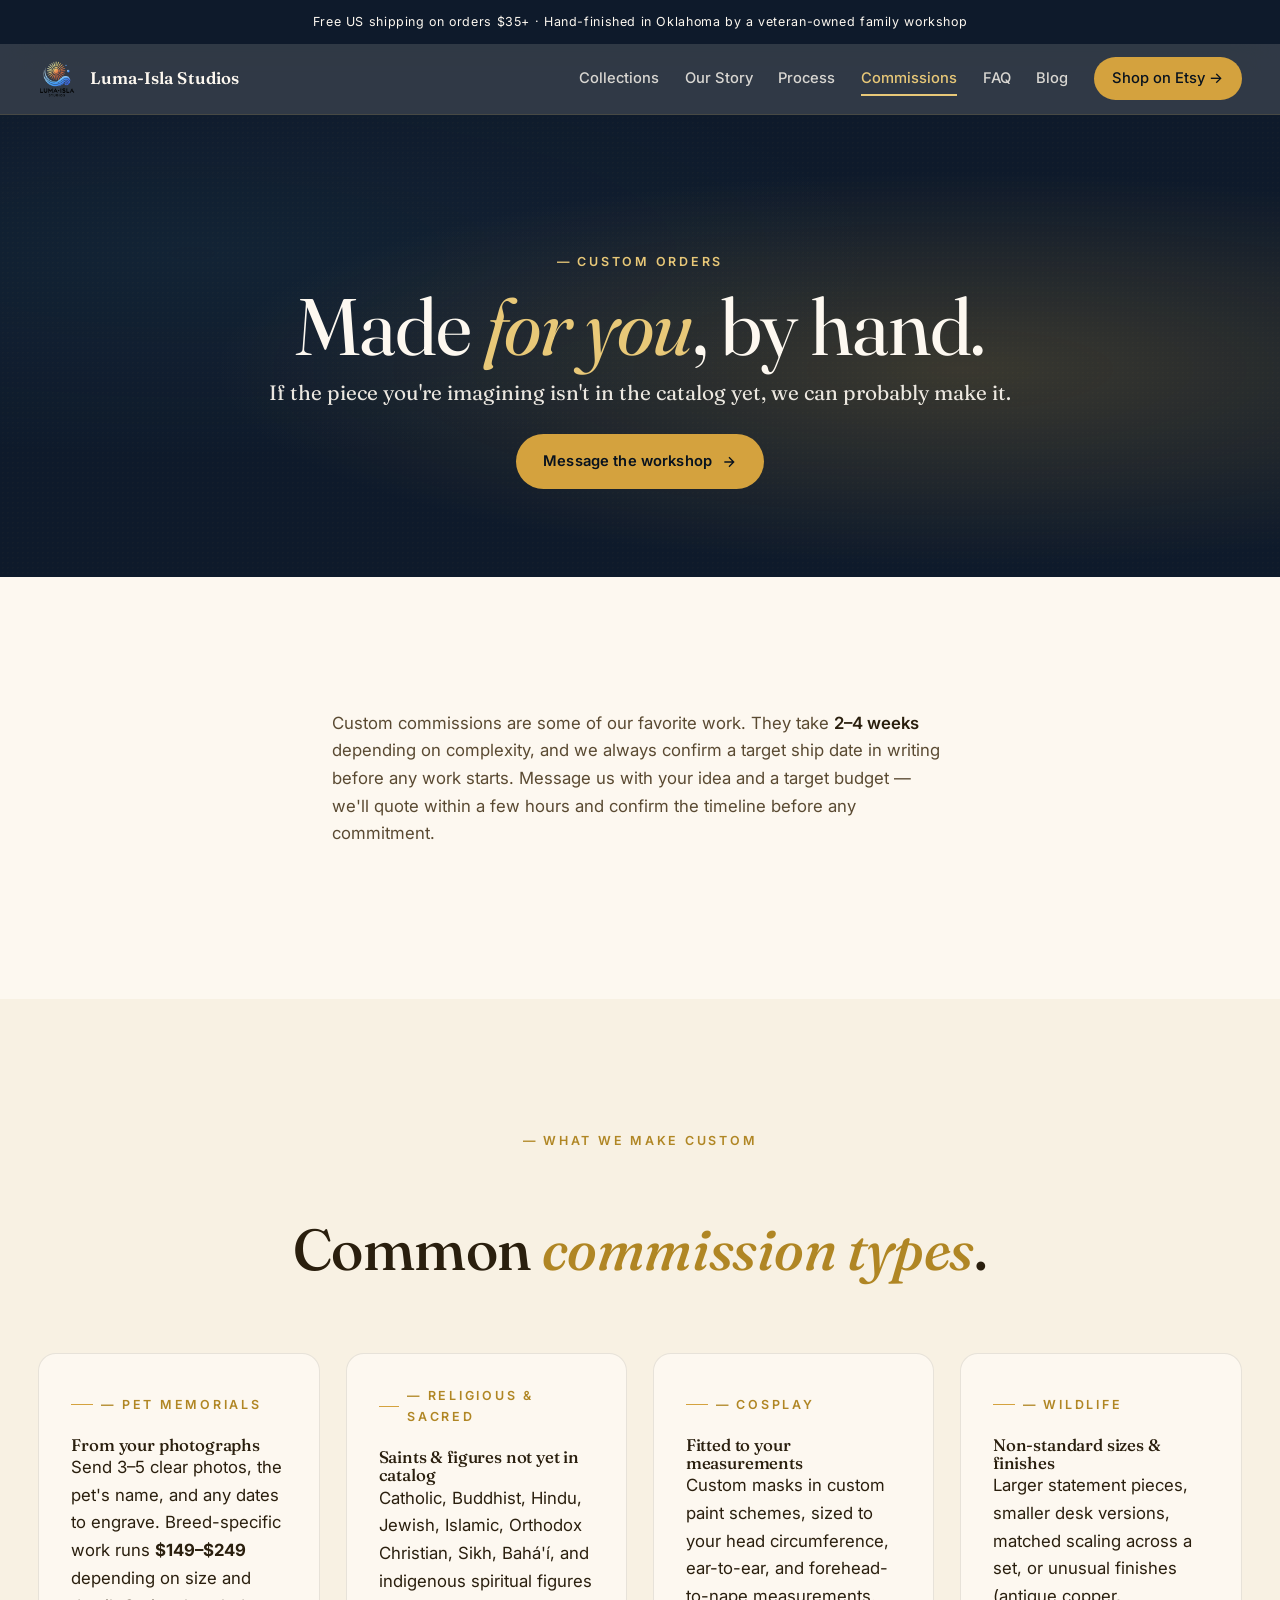
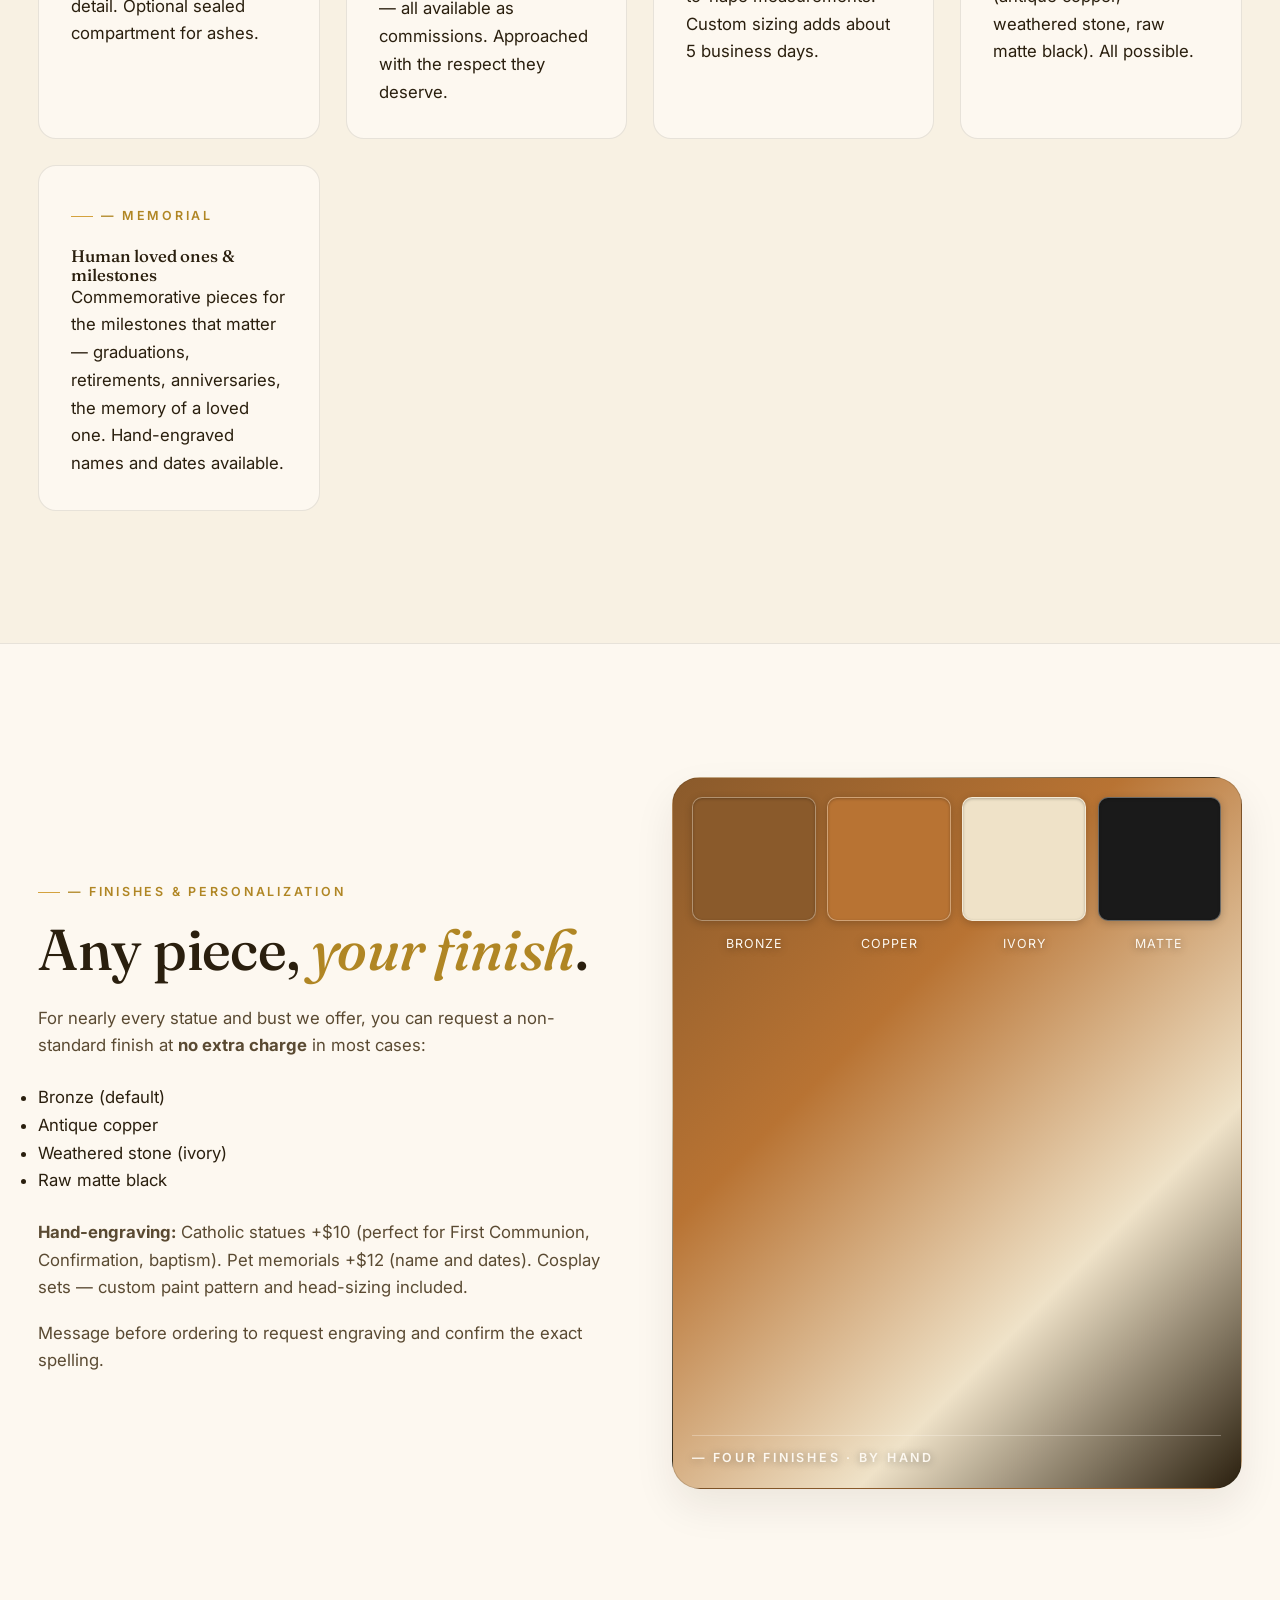
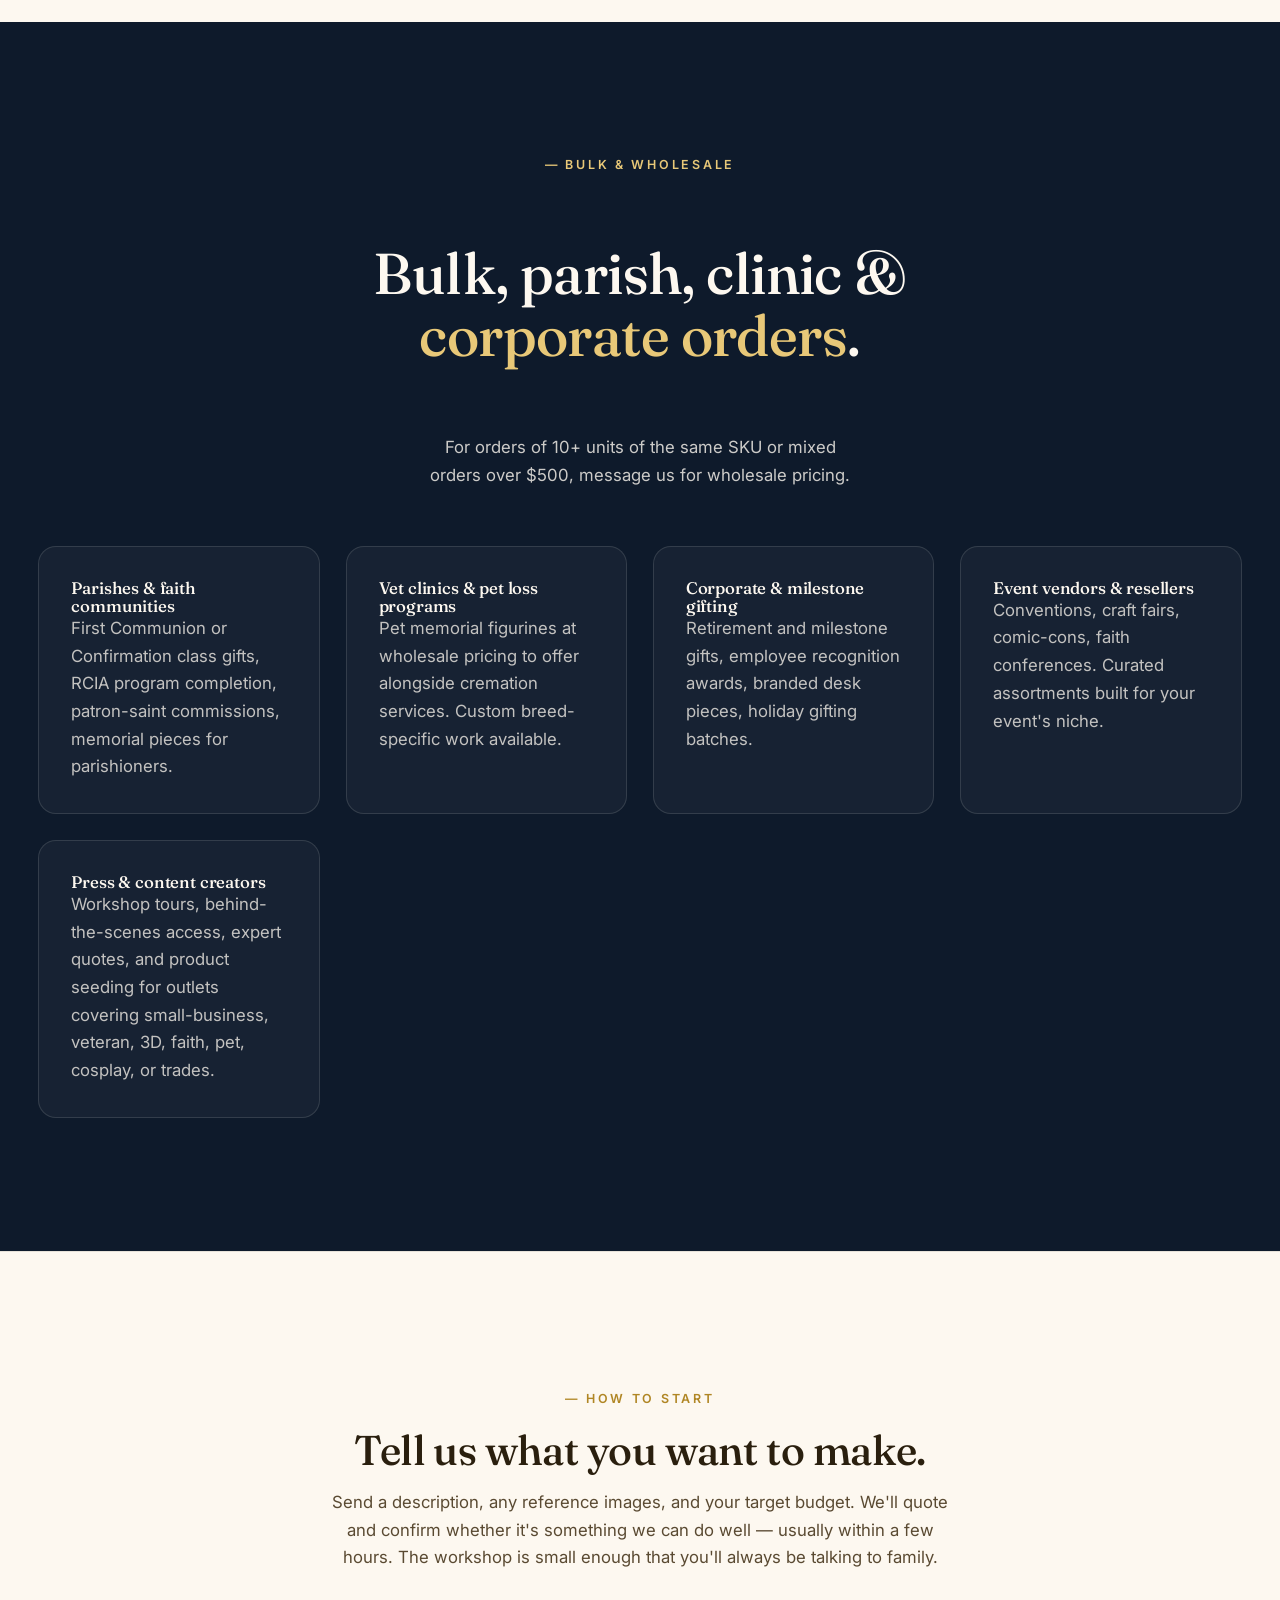
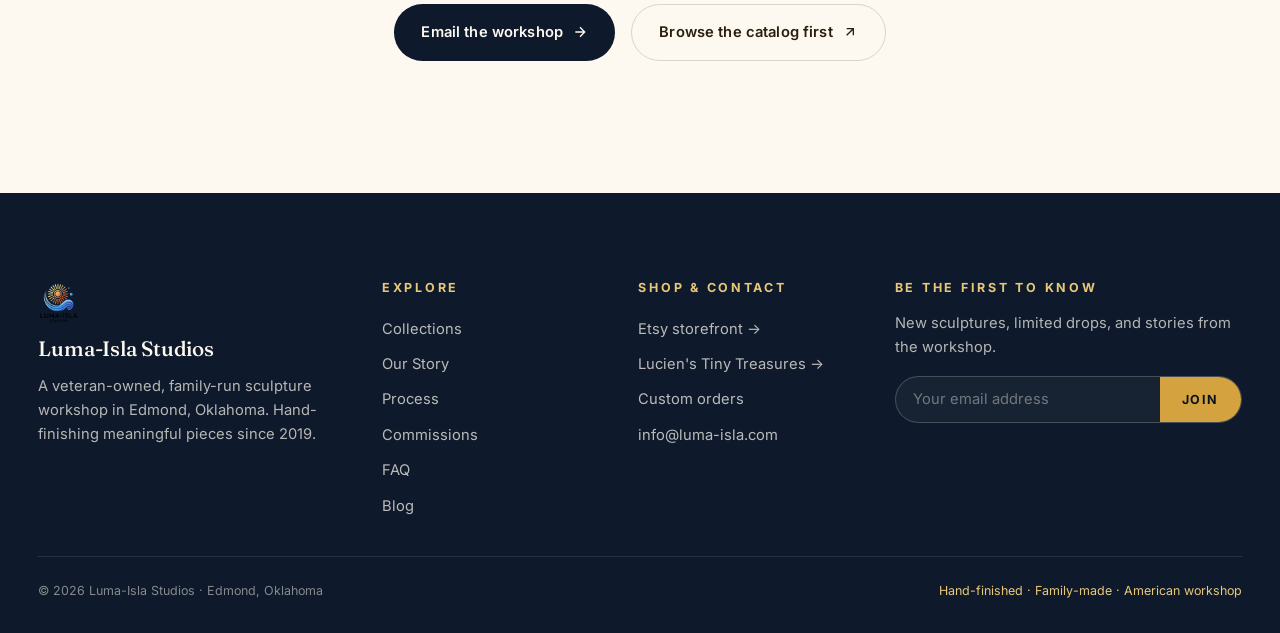
<file: commissions.html>
<!DOCTYPE html>
<html lang="en">
<head>
<meta charset="UTF-8">
<meta name="viewport" content="width=device-width, initial-scale=1.0">
<title>Custom Commissions · Luma-Isla Studios</title>
<meta name="description" content="Custom 3D printed commissions: pet memorials from your photos, custom saints, fitted cosplay pieces, branded jobsite accessories, and bulk orders for parishes, clinics, and crews.">
<link rel="preconnect" href="https://fonts.googleapis.com">
<link rel="preconnect" href="https://fonts.gstatic.com" crossorigin>
<link href="https://fonts.googleapis.com/css2?family=Fraunces:ital,opsz,wght@0,9..144,400;0,9..144,500;0,9..144,600;1,9..144,400;1,9..144,500&family=Inter:wght@300;400;500;600;700&display=swap" rel="stylesheet">
<link rel="stylesheet" href="assets/styles.css">
<link rel="icon" type="image/png" href="favicon.png">
<link rel="apple-touch-icon" href="apple-touch-icon.png">
<meta name="theme-color" content="#0e1a2b">
</head>
<body>

<div class="ribbon">Free US shipping on orders $35+ · Hand-finished in Oklahoma by a veteran-owned family workshop</div>

<nav class="site-nav">
  <div class="nav-inner">
    <a href="index.html" class="brand"><img src="images/logo.png" alt="Luma-Isla Studios logo" class="brand-mark" width="40" height="40"><span>Luma-Isla Studios</span></a>
    <button class="nav-toggle" aria-label="Toggle menu" aria-expanded="false">
      <svg viewBox="0 0 24 24" fill="none" stroke="currentColor" stroke-width="2"><path d="M3 6h18M3 12h18M3 18h18"/></svg>
    </button>
    <div class="nav-links">
      <a href="collections.html">Collections</a>
      <a href="our-story.html">Our Story</a>
      <a href="process.html">Process</a>
      <a href="commissions.html" class="active">Commissions</a>
      <a href="faq.html">FAQ</a>
      <a href="blog.html">Blog</a>
      <a href="https://lumaisla.etsy.com" class="nav-cta" target="_blank" rel="noopener">Shop on Etsy →</a>
    </div>
  </div>
</nav>

<!-- ============ PAGE HERO ============ -->
<header class="hero hero--page">
  <div class="hero-inner">
    <span class="eyebrow on-dark eyebrow--center" style="justify-content: center;">— Custom orders</span>
    <h1>Made <span class="accent">for you</span>, by hand.</h1>
    <p class="sub">If the piece you're imagining isn't in the catalog yet, we can probably make it.</p>
    <div class="hero-ctas">
      <a href="mailto:info@luma-isla.com?subject=Custom%20commission%20inquiry" class="btn btn--gold">
        Message the workshop
        <svg class="arrow" viewBox="0 0 24 24" fill="none" stroke="currentColor" stroke-width="2"><path d="M5 12h14m-7-7l7 7-7 7"/></svg>
      </a>
    </div>
  </div>
</header>

<!-- ============ INTRO ============ -->
<section class="section bg-cream">
  <div class="wrap wrap--text">
    <div class="prose reveal" style="margin: 0 auto;">
      <p>Custom commissions are some of our favorite work. They take <strong>2–4 weeks</strong> depending on complexity, and we always confirm a target ship date in writing before any work starts. Message us with your idea and a target budget — we'll quote within a few hours and confirm the timeline before any commitment.</p>
    </div>
  </div>
</section>

<!-- ============ CATEGORIES ============ -->
<section class="section bg-cream-2">
  <div class="wrap">
    <div class="s-head s-head--center reveal">
      <span class="eyebrow eyebrow--center">— What we make custom</span>
      <h2 style="margin-top: 1rem;">Common <span class="accent">commission types</span>.</h2>
    </div>

    <div class="steps" style="grid-template-columns: repeat(auto-fit, minmax(280px, 1fr));">
      <div class="soft-card reveal">
        <span class="eyebrow" style="margin-bottom: 0.8rem;">— Pet memorials</span>
        <h4 style="margin-top: 0.5rem;">From your photographs</h4>
        <p>Send 3–5 clear photos, the pet's name, and any dates to engrave. Breed-specific work runs <strong>$149–$249</strong> depending on size and detail. Optional sealed compartment for ashes.</p>
      </div>
      <div class="soft-card reveal">
        <span class="eyebrow" style="margin-bottom: 0.8rem;">— Religious &amp; sacred</span>
        <h4 style="margin-top: 0.5rem;">Saints &amp; figures not yet in catalog</h4>
        <p>Catholic, Buddhist, Hindu, Jewish, Islamic, Orthodox Christian, Sikh, Bahá'í, and indigenous spiritual figures — all available as commissions. Approached with the respect they deserve.</p>
      </div>
      <div class="soft-card reveal">
        <span class="eyebrow" style="margin-bottom: 0.8rem;">— Cosplay</span>
        <h4 style="margin-top: 0.5rem;">Fitted to your measurements</h4>
        <p>Custom masks in custom paint schemes, sized to your head circumference, ear-to-ear, and forehead-to-nape measurements. Custom sizing adds about 5 business days.</p>
      </div>
      <div class="soft-card reveal">
        <span class="eyebrow" style="margin-bottom: 0.8rem;">— Wildlife</span>
        <h4 style="margin-top: 0.5rem;">Non-standard sizes &amp; finishes</h4>
        <p>Larger statement pieces, smaller desk versions, matched scaling across a set, or unusual finishes (antique copper, weathered stone, raw matte black). All possible.</p>
      </div>
      <div class="soft-card reveal">
        <span class="eyebrow" style="margin-bottom: 0.8rem;">— Memorial</span>
        <h4 style="margin-top: 0.5rem;">Human loved ones &amp; milestones</h4>
        <p>Commemorative pieces for the milestones that matter — graduations, retirements, anniversaries, the memory of a loved one. Hand-engraved names and dates available.</p>
      </div>
    </div>
  </div>
</section>

<!-- ============ FINISHES ============ -->
<section class="section bg-cream">
  <div class="wrap">
    <div class="two-col">
      <div class="reveal">
        <span class="eyebrow">— Finishes &amp; personalization</span>
        <h2 style="margin-top: 1rem;">Any piece, <span class="accent">your finish</span>.</h2>
        <p>For nearly every statue and bust we offer, you can request a non-standard finish at <strong>no extra charge</strong> in most cases:</p>
        <ul class="prose" style="margin: 1.5rem 0;">
          <li>Bronze (default)</li>
          <li>Antique copper</li>
          <li>Weathered stone (ivory)</li>
          <li>Raw matte black</li>
        </ul>
        <p><strong>Hand-engraving:</strong> Catholic statues +$10 (perfect for First Communion, Confirmation, baptism). Pet memorials +$12 (name and dates). Cosplay sets — custom paint pattern and head-sizing included.</p>
        <p>Message before ordering to request engraving and confirm the exact spelling.</p>
      </div>
      <div class="deco-image reveal" style="background: linear-gradient(135deg, var(--bronze) 0%, var(--copper) 35%, #efe2c8 70%, var(--ink) 100%);">
        <div class="finish-swatches" style="top: 1.2rem; bottom: auto;">
          <div class="finish-swatch"><div class="chip" style="background: var(--bronze);"></div><span class="lbl">Bronze</span></div>
          <div class="finish-swatch"><div class="chip" style="background: var(--copper);"></div><span class="lbl">Copper</span></div>
          <div class="finish-swatch"><div class="chip" style="background: #efe2c8;"></div><span class="lbl">Ivory</span></div>
          <div class="finish-swatch"><div class="chip" style="background: #1a1a1a;"></div><span class="lbl">Matte</span></div>
        </div>
        <span class="tag-label">— Four finishes · By hand</span>
      </div>
    </div>
  </div>
</section>

<!-- ============ BULK & WHOLESALE ============ -->
<section class="section bg-navy">
  <div class="wrap">
    <div class="s-head s-head--center reveal">
      <span class="eyebrow on-dark eyebrow--center">— Bulk &amp; wholesale</span>
      <h2 style="margin-top: 1rem; color: var(--bg);">Bulk, parish, clinic &amp; <span style="color: var(--gold-3);">corporate orders</span>.</h2>
      <p class="lede" style="color: rgba(253,248,240,0.8);">For orders of 10+ units of the same SKU or mixed orders over $500, message us for wholesale pricing.</p>
    </div>

    <div class="steps" style="grid-template-columns: repeat(auto-fit, minmax(260px, 1fr));">
      <div class="soft-card reveal" style="background: rgba(253,248,240,0.04); border-color: rgba(253,248,240,0.12);">
        <h4 style="color: var(--bg);">Parishes &amp; faith communities</h4>
        <p style="color: rgba(253,248,240,0.75);">First Communion or Confirmation class gifts, RCIA program completion, patron-saint commissions, memorial pieces for parishioners.</p>
      </div>
      <div class="soft-card reveal" style="background: rgba(253,248,240,0.04); border-color: rgba(253,248,240,0.12);">
        <h4 style="color: var(--bg);">Vet clinics &amp; pet loss programs</h4>
        <p style="color: rgba(253,248,240,0.75);">Pet memorial figurines at wholesale pricing to offer alongside cremation services. Custom breed-specific work available.</p>
      </div>
      <div class="soft-card reveal" style="background: rgba(253,248,240,0.04); border-color: rgba(253,248,240,0.12);">
        <h4 style="color: var(--bg);">Corporate &amp; milestone gifting</h4>
        <p style="color: rgba(253,248,240,0.75);">Retirement and milestone gifts, employee recognition awards, branded desk pieces, holiday gifting batches.</p>
      </div>
      <div class="soft-card reveal" style="background: rgba(253,248,240,0.04); border-color: rgba(253,248,240,0.12);">
        <h4 style="color: var(--bg);">Event vendors &amp; resellers</h4>
        <p style="color: rgba(253,248,240,0.75);">Conventions, craft fairs, comic-cons, faith conferences. Curated assortments built for your event's niche.</p>
      </div>
      <div class="soft-card reveal" style="background: rgba(253,248,240,0.04); border-color: rgba(253,248,240,0.12);">
        <h4 style="color: var(--bg);">Press &amp; content creators</h4>
        <p style="color: rgba(253,248,240,0.75);">Workshop tours, behind-the-scenes access, expert quotes, and product seeding for outlets covering small-business, veteran, 3D, faith, pet, cosplay, or trades.</p>
      </div>
    </div>
  </div>
</section>

<!-- ============ INQUIRY CTA ============ -->
<section class="section bg-cream">
  <div class="wrap wrap--text">
    <div class="prose reveal" style="margin: 0 auto; text-align: center;">
      <span class="eyebrow eyebrow--center" style="justify-content: center;">— How to start</span>
      <h2 style="margin-top: 1rem; text-align: center;">Tell us what you want to make.</h2>
      <p>Send a description, any reference images, and your target budget. We'll quote and confirm whether it's something we can do well — usually within a few hours. The workshop is small enough that you'll always be talking to family.</p>
      <div style="margin-top: 2rem; display: flex; gap: 1rem; justify-content: center; flex-wrap: wrap;">
        <a href="mailto:info@luma-isla.com?subject=Custom%20commission%20inquiry" class="btn btn--navy">
          Email the workshop
          <svg class="arrow" viewBox="0 0 24 24" fill="none" stroke="currentColor" stroke-width="2"><path d="M5 12h14m-7-7l7 7-7 7"/></svg>
        </a>
        <a href="https://lumaisla.etsy.com" target="_blank" rel="noopener" class="btn btn--ghost">
          Browse the catalog first
          <svg class="arrow" viewBox="0 0 24 24" fill="none" stroke="currentColor" stroke-width="2"><path d="M7 17L17 7M7 7h10v10"/></svg>
        </a>
      </div>
    </div>
  </div>
</section>

<!-- ============ FOOTER ============ -->
<footer class="site-footer">
  <div class="footer-grid">
    <div class="footer-brand footer-col">
      <img src="images/logo.png" alt="Luma-Isla Studios logo" class="brand-mark" width="44" height="44">
      <h3>Luma-Isla Studios</h3>
      <p>A veteran-owned, family-run sculpture workshop in Edmond, Oklahoma. Hand-finishing meaningful pieces since 2019.</p>
    </div>
    <div class="footer-col">
      <h5>Explore</h5>
      <a href="collections.html">Collections</a>
      <a href="our-story.html">Our Story</a>
      <a href="process.html">Process</a>
      <a href="commissions.html">Commissions</a>
      <a href="faq.html">FAQ</a>
      <a href="blog.html">Blog</a>
    </div>
    <div class="footer-col">
      <h5>Shop &amp; Contact</h5>
      <a href="https://lumaisla.etsy.com" target="_blank" rel="noopener">Etsy storefront →</a>
      <a href="https://lucienstinytreasures.etsy.com" target="_blank" rel="noopener">Lucien's Tiny Treasures →</a>
      <a href="commissions.html">Custom orders</a>
      <a href="mailto:info@luma-isla.com">info@luma-isla.com</a>
    </div>
    <div class="footer-col footer-newsletter">
      <h5>Be the first to know</h5>
      <div class="sub">New sculptures, limited drops, and stories from the workshop.</div>
      <form class="newsletter-form" onsubmit="event.preventDefault();">
        <input type="email" placeholder="Your email address" aria-label="Email address" required>
        <button type="submit">Join</button>
      </form>
    </div>
  </div>
  <div class="footer-bottom">
    <div>© 2026 Luma-Isla Studios · Edmond, Oklahoma</div>
    <div class="made-in">Hand-finished · Family-made · American workshop</div>
  </div>
</footer>

<script src="assets/site.js"></script>
</body>
</html>
</file>
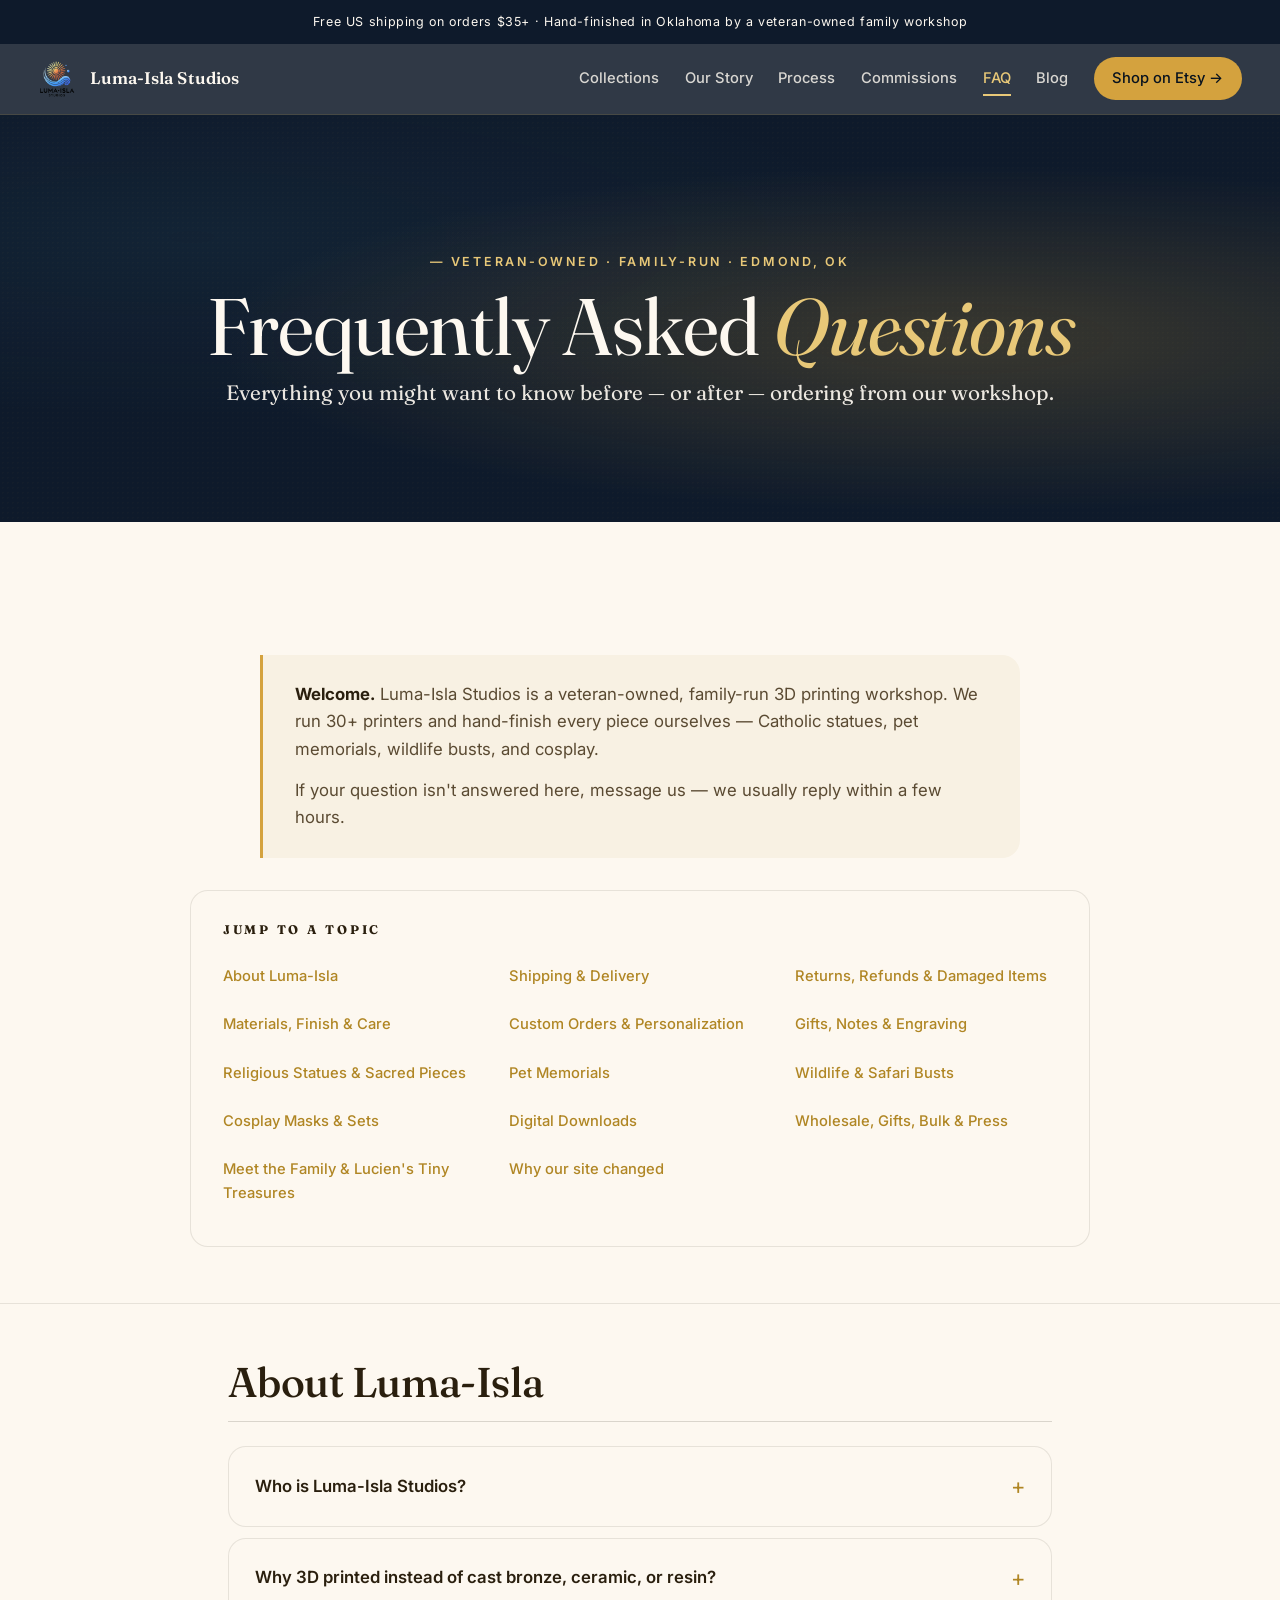
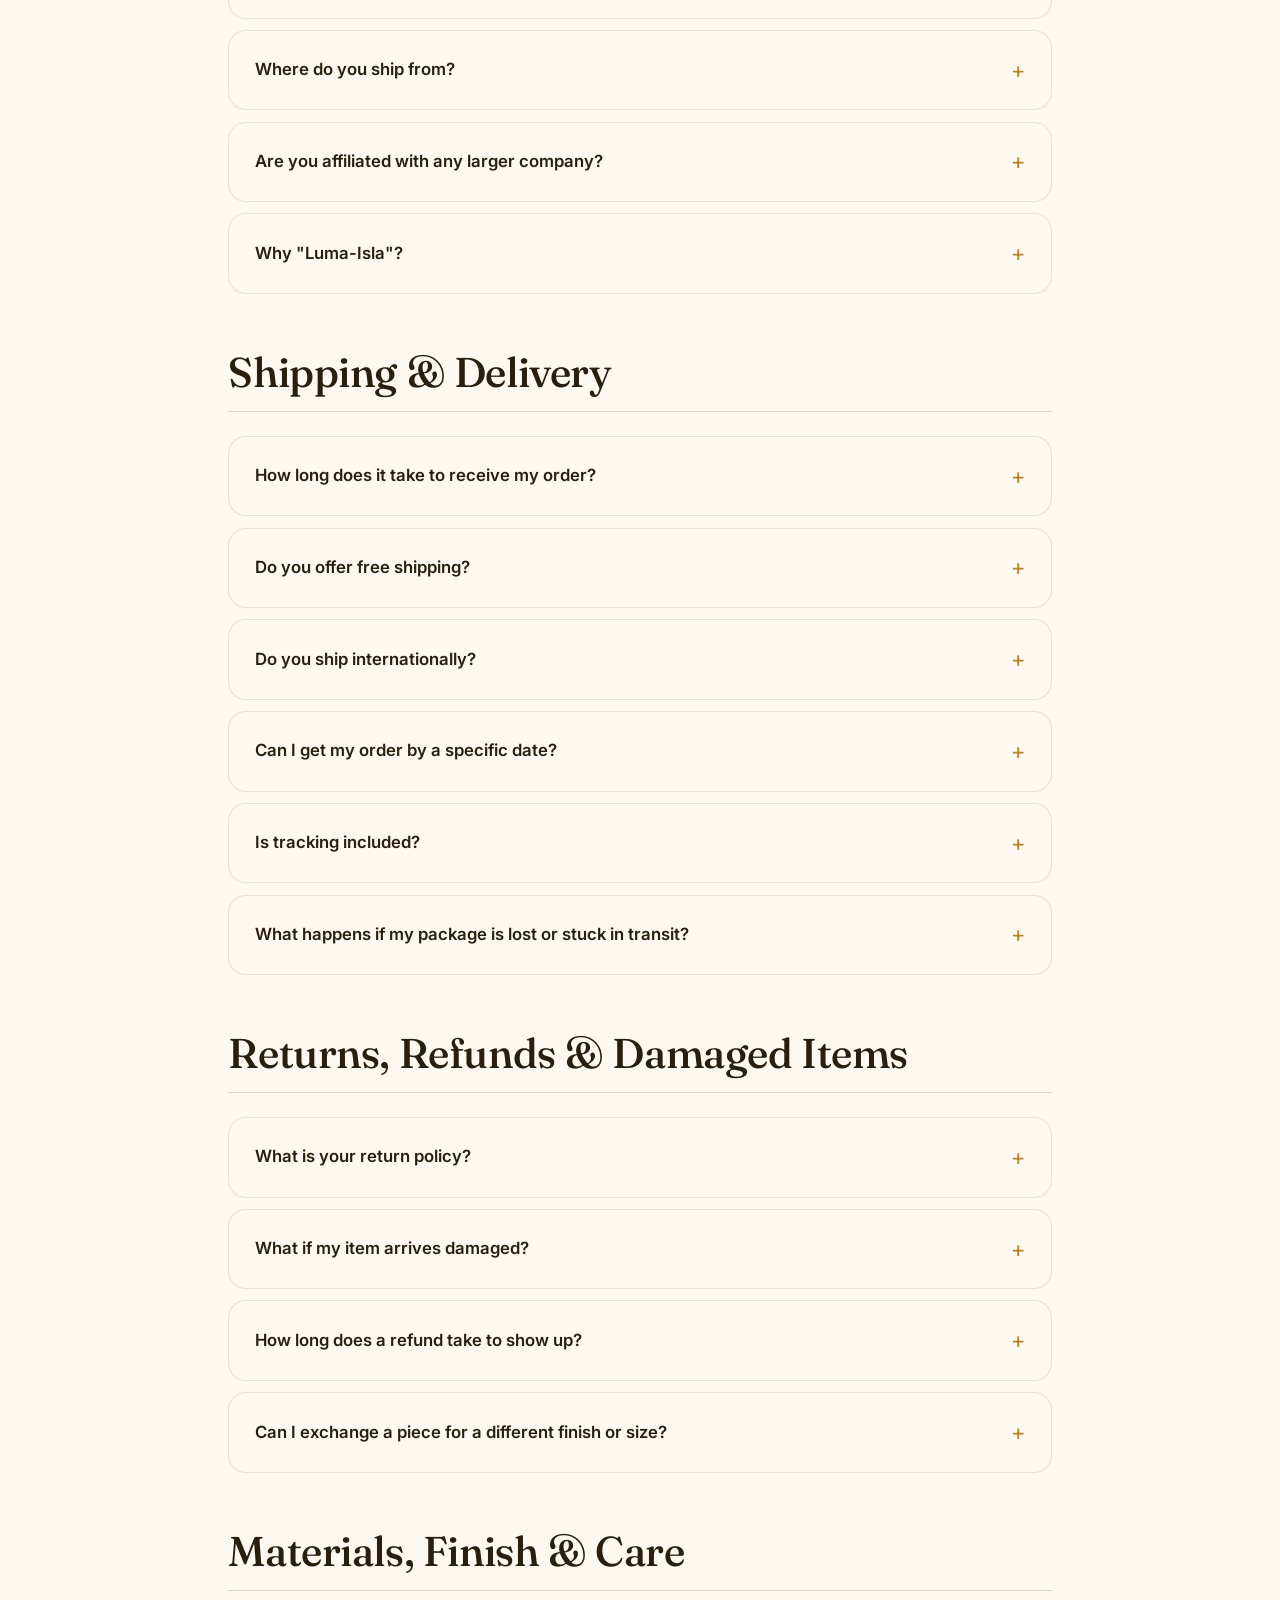
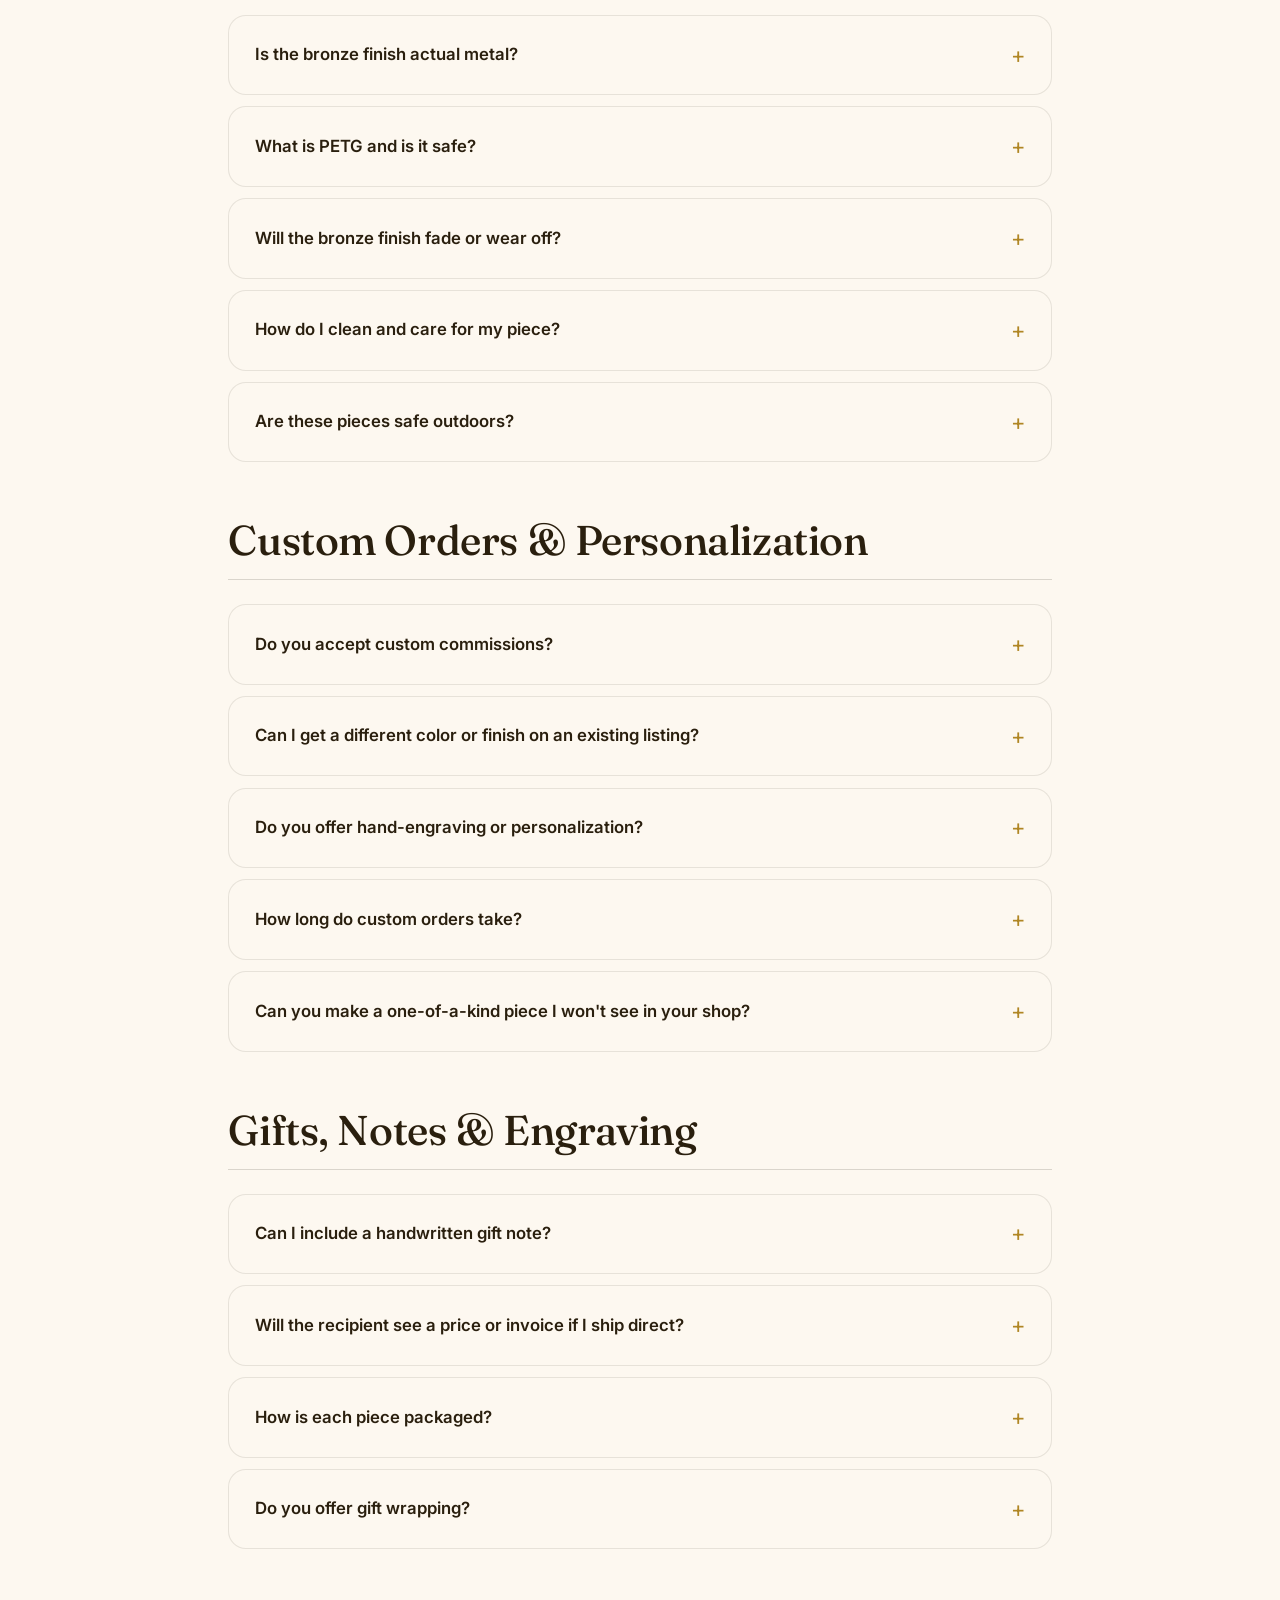
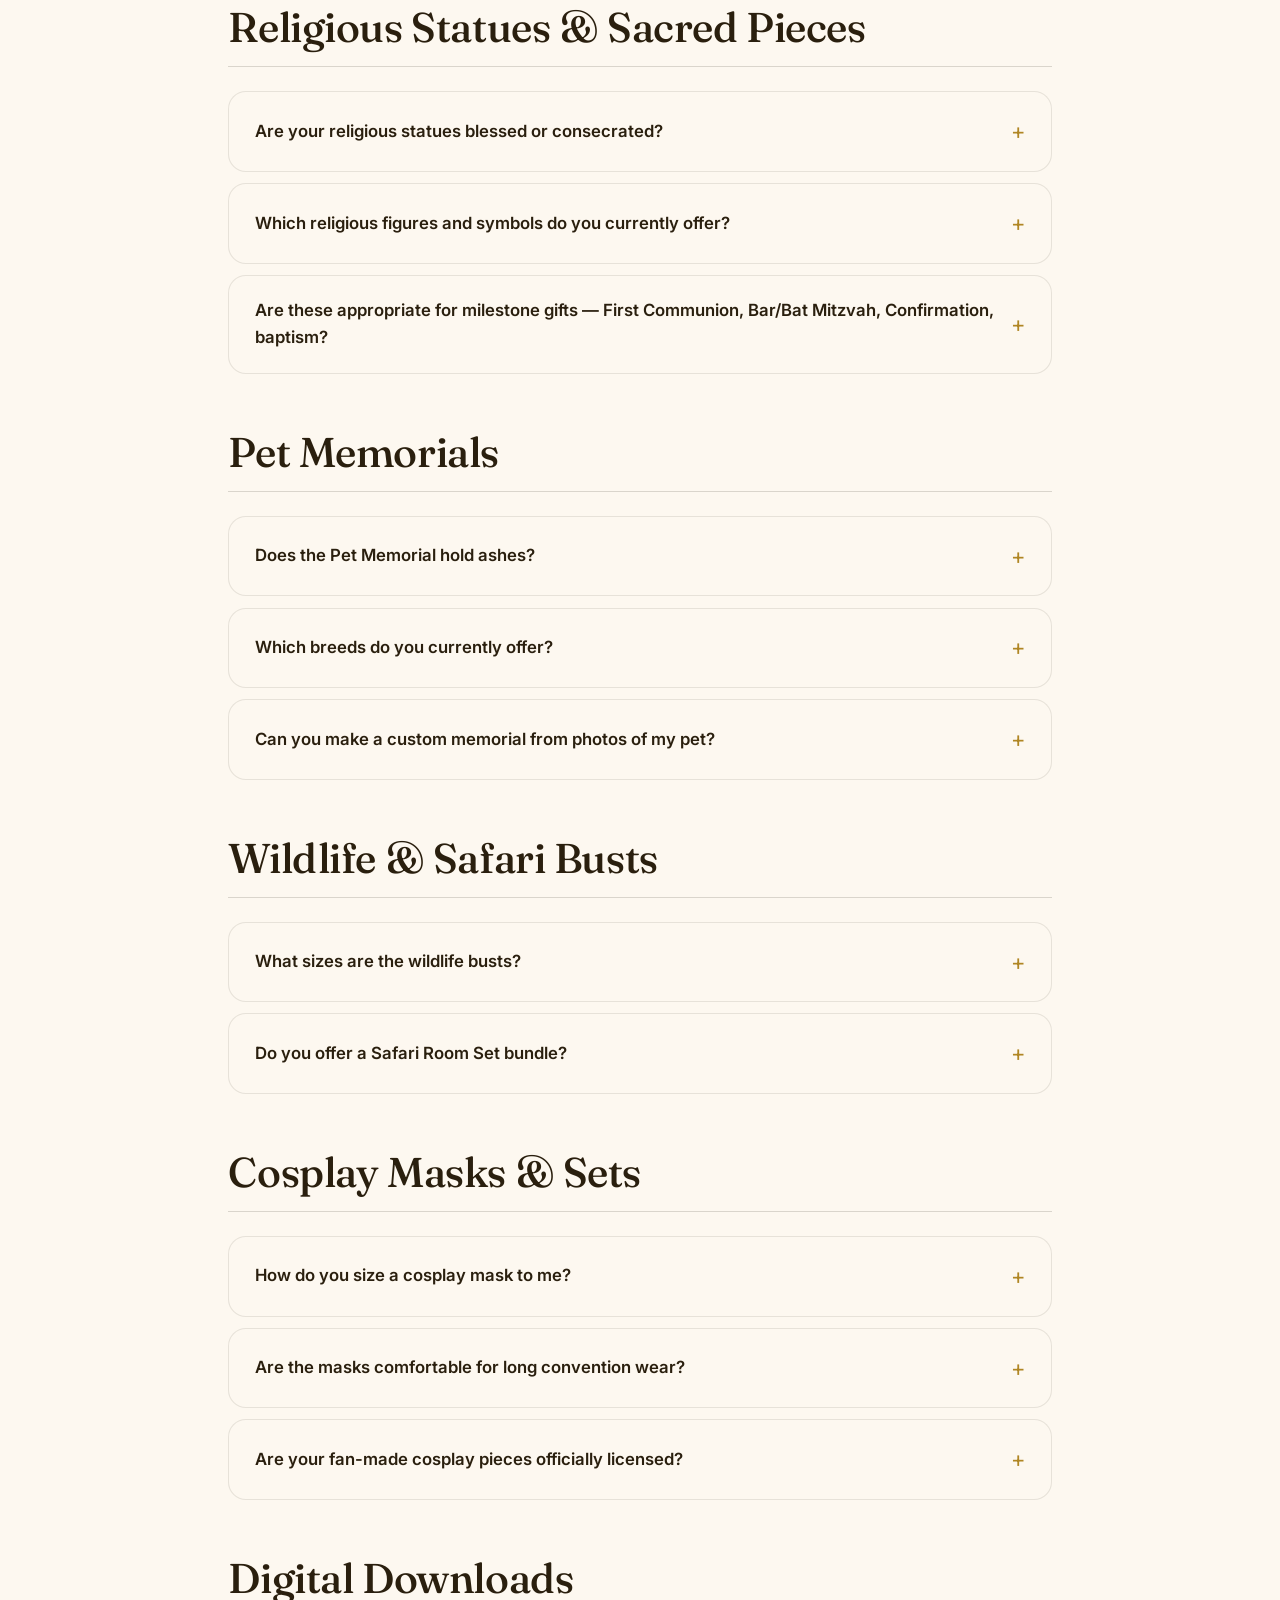
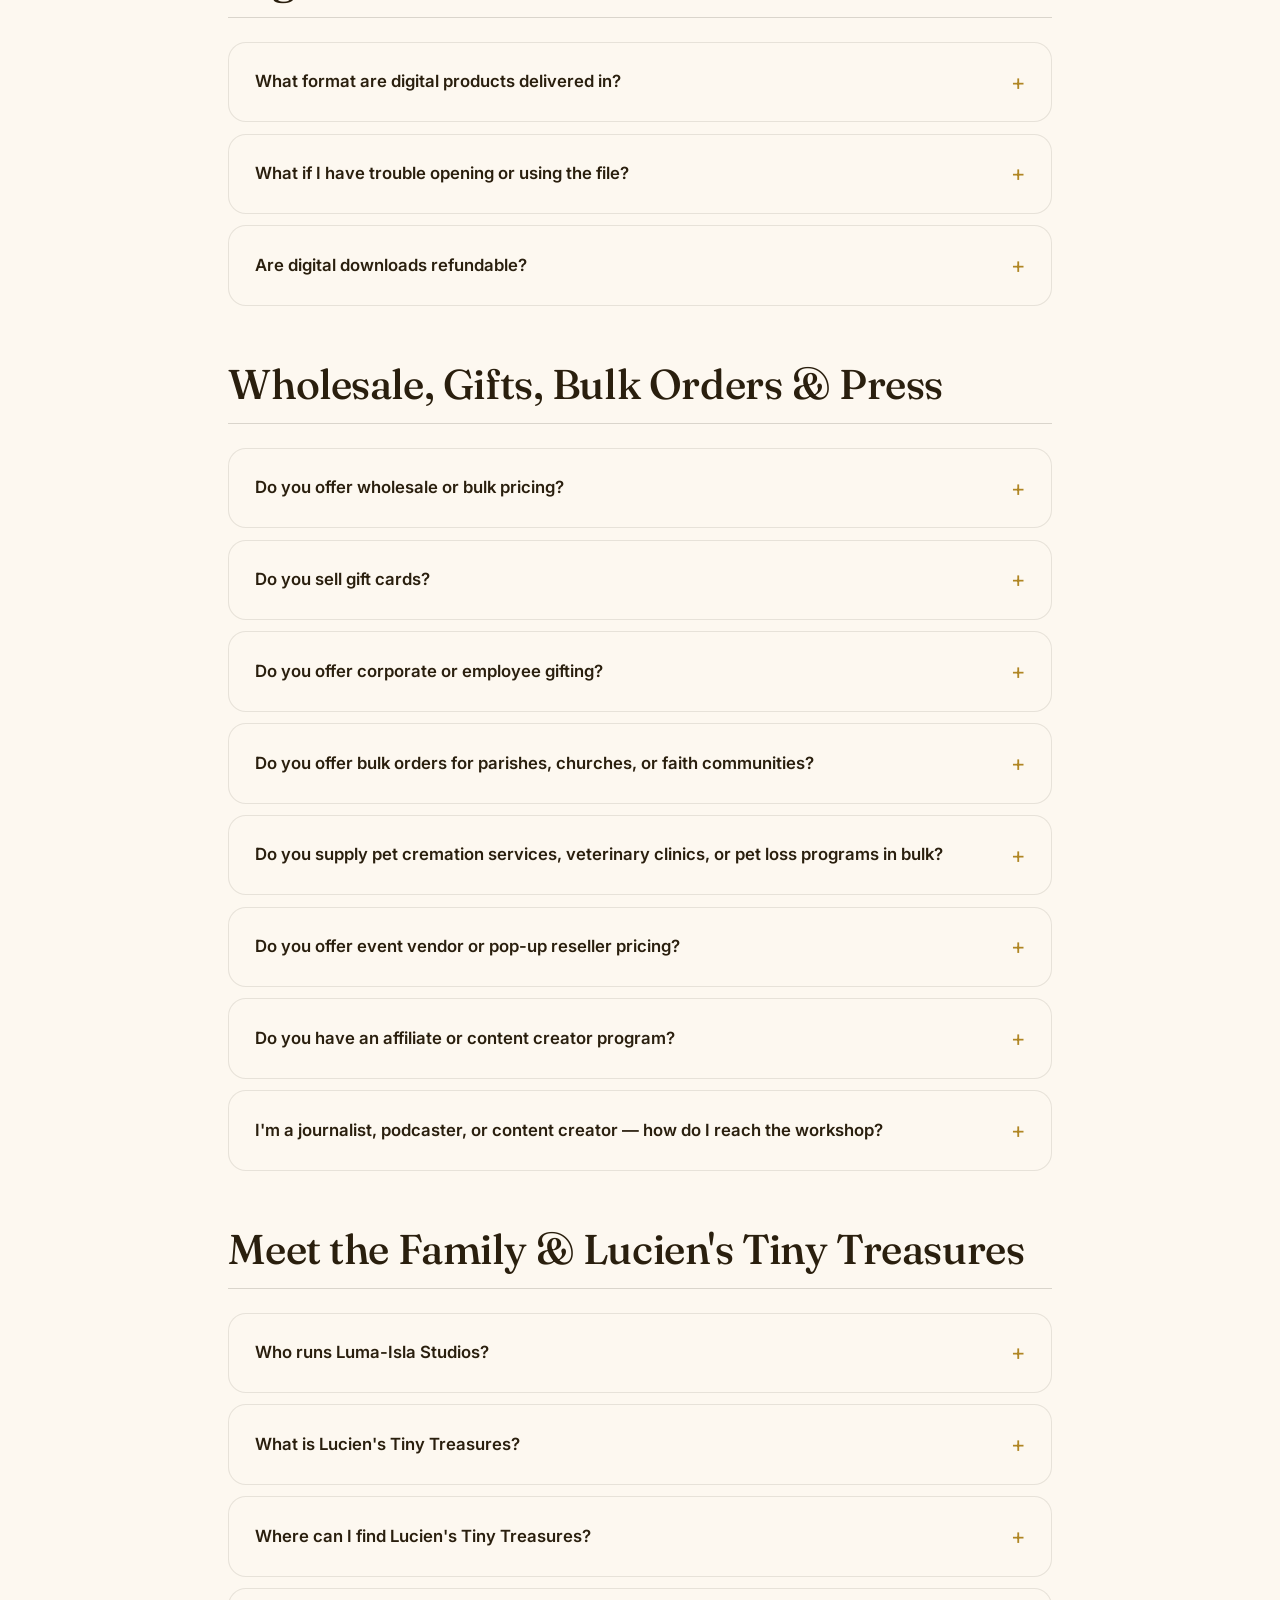
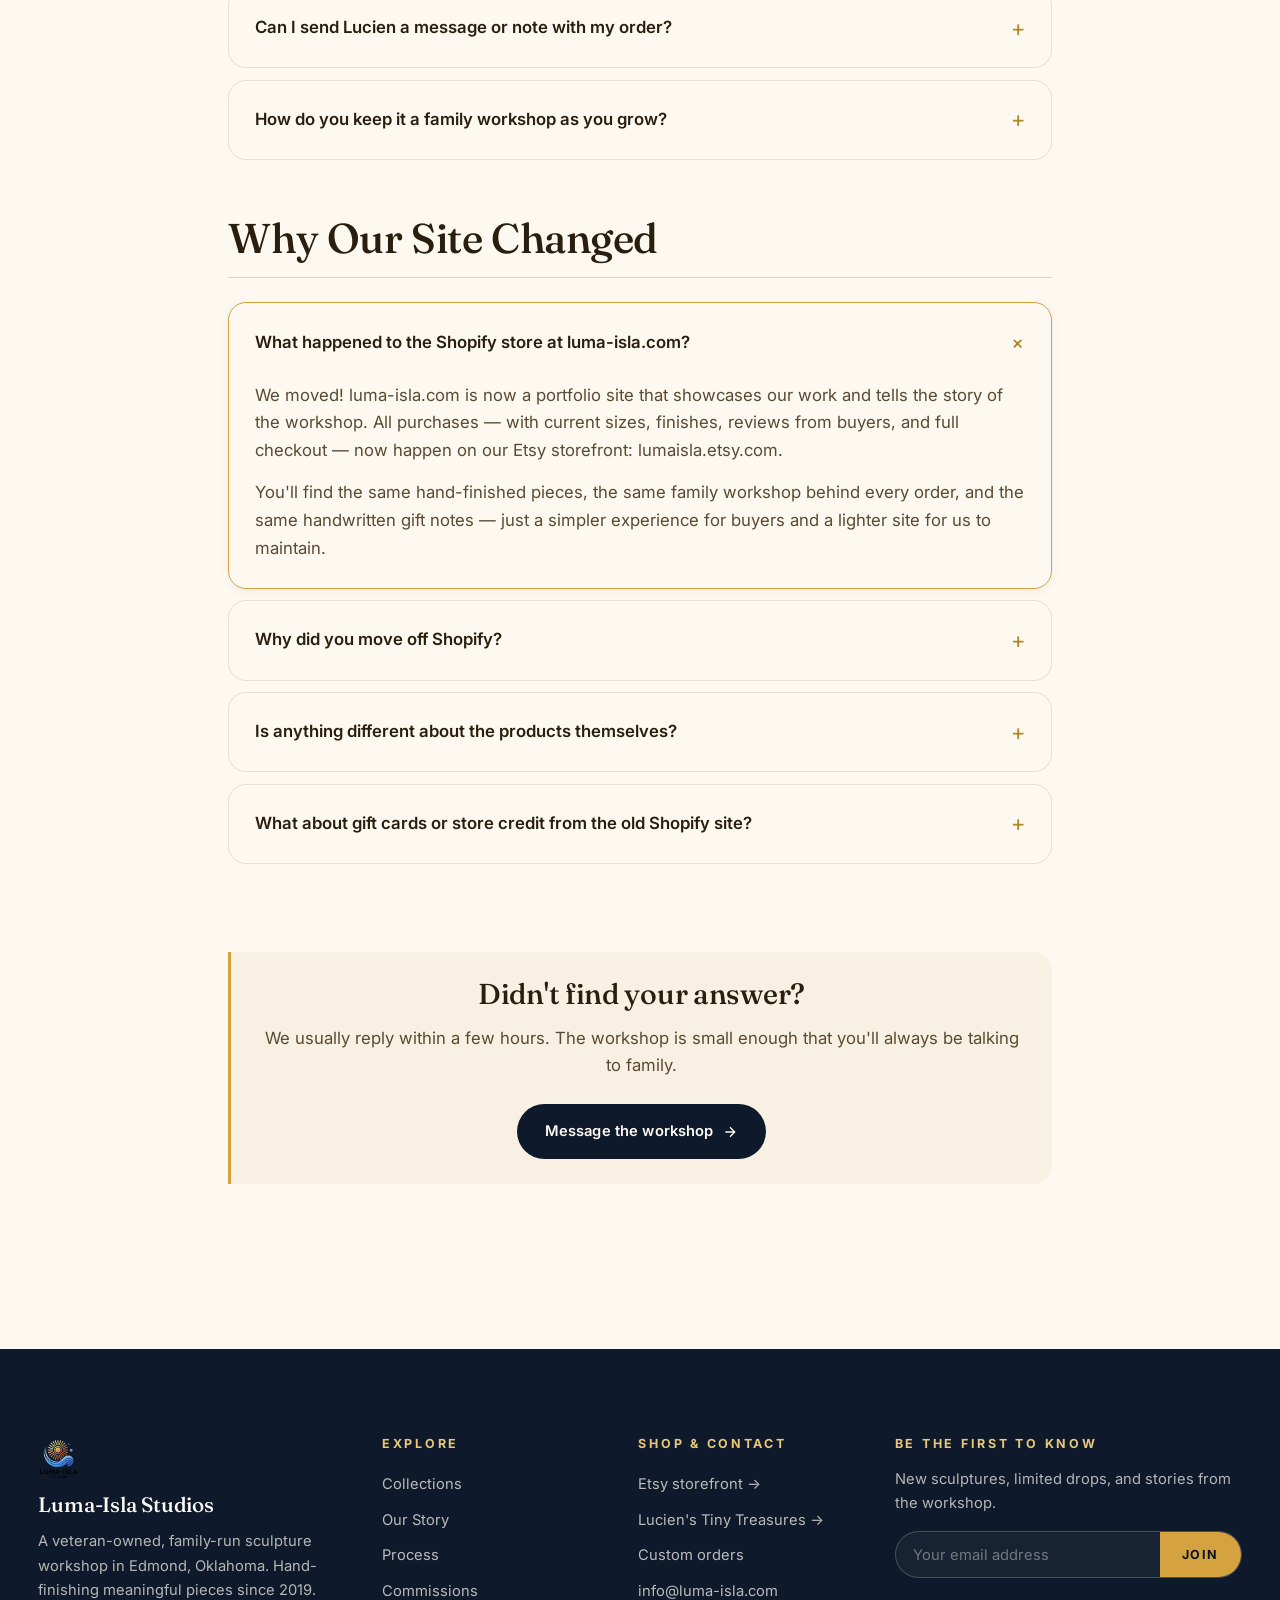
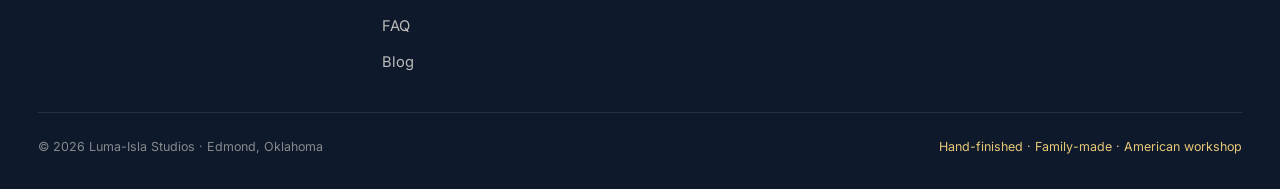
<file: faq.html>
<!DOCTYPE html>
<html lang="en">
<head>
<meta charset="UTF-8">
<meta name="viewport" content="width=device-width, initial-scale=1.0">
<title>Frequently Asked Questions · Luma-Isla Studios</title>
<meta name="description" content="Everything you might want to know before or after ordering from our workshop. Shipping, returns, materials, custom orders, religious statues, pet memorials, cosplay, and more.">
<link rel="preconnect" href="https://fonts.googleapis.com">
<link rel="preconnect" href="https://fonts.gstatic.com" crossorigin>
<link href="https://fonts.googleapis.com/css2?family=Fraunces:ital,opsz,wght@0,9..144,400;0,9..144,500;0,9..144,600;1,9..144,400;1,9..144,500&family=Inter:wght@300;400;500;600;700&display=swap" rel="stylesheet">
<link rel="stylesheet" href="assets/styles.css">
<link rel="icon" type="image/png" href="favicon.png">
<link rel="apple-touch-icon" href="apple-touch-icon.png">
<meta name="theme-color" content="#0e1a2b">
</head>
<body>

<div class="ribbon">Free US shipping on orders $35+ · Hand-finished in Oklahoma by a veteran-owned family workshop</div>

<nav class="site-nav">
  <div class="nav-inner">
    <a href="index.html" class="brand"><img src="images/logo.png" alt="Luma-Isla Studios logo" class="brand-mark" width="40" height="40"><span>Luma-Isla Studios</span></a>
    <button class="nav-toggle" aria-label="Toggle menu" aria-expanded="false">
      <svg viewBox="0 0 24 24" fill="none" stroke="currentColor" stroke-width="2"><path d="M3 6h18M3 12h18M3 18h18"/></svg>
    </button>
    <div class="nav-links">
      <a href="collections.html">Collections</a>
      <a href="our-story.html">Our Story</a>
      <a href="process.html">Process</a>
      <a href="commissions.html">Commissions</a>
      <a href="faq.html" class="active">FAQ</a>
      <a href="blog.html">Blog</a>
      <a href="https://lumaisla.etsy.com" class="nav-cta" target="_blank" rel="noopener">Shop on Etsy →</a>
    </div>
  </div>
</nav>

<!-- ============ PAGE HERO ============ -->
<header class="hero hero--page">
  <div class="hero-inner">
    <span class="eyebrow on-dark eyebrow--center" style="justify-content: center;">— Veteran-Owned · Family-Run · Edmond, OK</span>
    <h1>Frequently Asked <span class="accent">Questions</span></h1>
    <p class="sub">Everything you might want to know before — or after — ordering from our workshop.</p>
  </div>
</header>

<!-- ============ INTRO ============ -->
<section class="section bg-cream" style="padding-bottom: 0;">
  <div class="wrap">
    <div class="callout reveal" style="max-width: 760px; margin: 0 auto;">
      <p><strong>Welcome.</strong> Luma-Isla Studios is a veteran-owned, family-run 3D printing workshop. We run 30+ printers and hand-finish every piece ourselves — Catholic statues, pet memorials, wildlife busts, and cosplay.</p>
      <p>If your question isn't answered here, message us — we usually reply within a few hours.</p>
    </div>

    <!-- ============ JUMP TO TOPIC ============ -->
    <div class="faq-jump reveal" style="max-width: 900px; margin: var(--s-3) auto var(--s-4);">
      <h5>Jump to a topic</h5>
      <div class="faq-jump-grid">
        <a href="#about">About Luma-Isla</a>
        <a href="#shipping">Shipping &amp; Delivery</a>
        <a href="#returns">Returns, Refunds &amp; Damaged Items</a>
        <a href="#materials">Materials, Finish &amp; Care</a>
        <a href="#custom">Custom Orders &amp; Personalization</a>
        <a href="#gifts">Gifts, Notes &amp; Engraving</a>
        <a href="#religious">Religious Statues &amp; Sacred Pieces</a>
        <a href="#pet">Pet Memorials</a>
        <a href="#wildlife">Wildlife &amp; Safari Busts</a>
        <a href="#cosplay">Cosplay Masks &amp; Sets</a>
        <a href="#digital">Digital Downloads</a>
        <a href="#wholesale">Wholesale, Gifts, Bulk &amp; Press</a>
        <a href="#family">Meet the Family &amp; Lucien's Tiny Treasures</a>
        <a href="#site">Why our site changed</a>
      </div>
    </div>
  </div>
</section>

<!-- ============ FAQ TOPICS ============ -->
<section class="section bg-cream" style="padding-top: 0;">
  <div class="wrap" style="max-width: 900px;">

    <!-- ABOUT -->
    <div id="about" class="faq-topic">
      <h2>About Luma-Isla</h2>
      <details class="faq-item"><summary>Who is Luma-Isla Studios?</summary>
        <div class="faq-body"><p>We're a veteran-owned, family-run 3D printing workshop based in Edmond, Oklahoma. Our founder is a U.S. military veteran, and the workshop is staffed entirely by family. We run 30+ printers and hand-finish every piece ourselves — nothing is outsourced and nothing is dropshipped.</p></div>
      </details>
      <details class="faq-item"><summary>Why 3D printed instead of cast bronze, ceramic, or resin?</summary>
        <div class="faq-body">
          <p>Three reasons buyers tell us they prefer our work:</p>
          <ul>
            <li><strong>Lighter and shatter-resistant.</strong> PETG won't crack like ceramic or chip like resin if it falls.</li>
            <li><strong>Genuinely affordable.</strong> A cast-bronze statue of comparable size and detail can run $300–$1,500. Our bronze-finished pieces deliver the same gallery look at a fraction of that cost.</li>
            <li><strong>Made by a small American family workshop.</strong> Every piece is hand-finished here, not stamped out overseas.</li>
          </ul>
        </div>
      </details>
      <details class="faq-item"><summary>Where do you ship from?</summary>
        <div class="faq-body"><p>Every order ships from our workshop in Edmond, Oklahoma. We pack and ship in-house — your order does not get handed off to a fulfillment center.</p></div>
      </details>
      <details class="faq-item"><summary>Are you affiliated with any larger company?</summary>
        <div class="faq-body"><p>No. Luma-Isla Studios is an independent veteran- and family-run small business. We're not a reseller, not a print-on-demand store, and not affiliated with any of the brands or franchises that may inspire our fan-made cosplay or fantasy pieces.</p></div>
      </details>
      <details class="faq-item"><summary>Why "Luma-Isla"?</summary>
        <div class="faq-body"><p>It reflects what we value about the workshop — light (<em>luma</em>) and a little island of focused craftsmanship in a world of mass-produced decor. We believe small, hand-finished work still matters.</p></div>
      </details>
    </div>

    <!-- SHIPPING -->
    <div id="shipping" class="faq-topic">
      <h2>Shipping &amp; Delivery</h2>
      <details class="faq-item"><summary>How long does it take to receive my order?</summary>
        <div class="faq-body">
          <p>Most in-stock items ship in 1–3 business days. Once shipped, US delivery typically takes 2–5 business days via USPS or UPS Ground. Custom and personalized pieces add 5–10 business days for hand-finishing.</p>
          <p>Your order confirmation email shows real-time status, and Etsy buyers can track everything through their account.</p>
        </div>
      </details>
      <details class="faq-item"><summary>Do you offer free shipping?</summary>
        <div class="faq-body"><p>Yes — free standard shipping on US orders $35 and up. Orders under $35 ship at calculated rates. International shipping is calculated at checkout based on weight and destination.</p></div>
      </details>
      <details class="faq-item"><summary>Do you ship internationally?</summary>
        <div class="faq-body"><p>Yes — we ship to most countries. International orders typically arrive in 7–18 business days depending on customs in your country. Buyers are responsible for any local duties or import taxes.</p></div>
      </details>
      <details class="faq-item"><summary>Can I get my order by a specific date?</summary>
        <div class="faq-body"><p>Almost always — message us before ordering with the date and your zip code, and we'll confirm whether standard or expedited shipping will get it to you in time. We've shipped a lot of last-minute Father's Day, First Communion, and birthday gifts; we'll do everything we can.</p></div>
      </details>
      <details class="faq-item"><summary>Is tracking included?</summary>
        <div class="faq-body"><p>Yes — every order ships with full tracking. You'll receive the tracking number by email the moment your label is printed.</p></div>
      </details>
      <details class="faq-item"><summary>What happens if my package is lost or stuck in transit?</summary>
        <div class="faq-body"><p>Message us. If a package shows no movement for more than 7 business days, we'll open a carrier trace and either reship the order or issue a full refund — whichever you prefer. We don't make customers fight with the post office.</p></div>
      </details>
    </div>

    <!-- RETURNS -->
    <div id="returns" class="faq-topic">
      <h2>Returns, Refunds &amp; Damaged Items</h2>
      <details class="faq-item"><summary>What is your return policy?</summary>
        <div class="faq-body">
          <p>We accept returns within 14 days of delivery on non-personalized, non-custom items in original condition. Buyer covers return shipping. Once the item arrives back to us in resalable condition, we issue a full refund within 3 business days.</p>
          <p>Personalized, engraved, custom-color, or custom-size pieces are non-returnable unless they arrive damaged or defective.</p>
        </div>
      </details>
      <details class="faq-item"><summary>What if my item arrives damaged?</summary>
        <div class="faq-body"><p>Message us within 7 days of delivery with photos of the damage and the packaging. We will either reprint and reship at no cost, or issue a full refund — your choice. We pack carefully, so this is rare, but we stand behind every piece.</p></div>
      </details>
      <details class="faq-item"><summary>How long does a refund take to show up?</summary>
        <div class="faq-body"><p>Once we receive the returned item (or once we approve a damage claim), refunds are issued within 3 business days. Your bank or card issuer typically posts the refund within another 3–5 business days.</p></div>
      </details>
      <details class="faq-item"><summary>Can I exchange a piece for a different finish or size?</summary>
        <div class="faq-body"><p>Yes — message us first. Exchanges are easiest if the original piece is still in original condition. For personalized items we usually offer a replacement at our cost rather than a strict exchange.</p></div>
      </details>
    </div>

    <!-- MATERIALS -->
    <div id="materials" class="faq-topic">
      <h2>Materials, Finish &amp; Care</h2>
      <details class="faq-item"><summary>Is the bronze finish actual metal?</summary>
        <div class="faq-body"><p>No — every piece described as "bronze" is a premium PETG sculpture with a hand-applied bronze-tone finish. This makes it lightweight, shatter-resistant, and dramatically more affordable than cast bronze, while keeping the gallery look. Up close it reads as a hand-finished art piece, not a plastic toy.</p></div>
      </details>
      <details class="faq-item"><summary>What is PETG and is it safe?</summary>
        <div class="faq-body">
          <p>PETG is a premium 3D printing material widely used in food-safe containers and medical devices. It's non-toxic, BPA-free, and physically very durable — much tougher than PLA and significantly more heat-resistant. Safe for homes with children and pets as decor (we don't recommend any small piece as a teether, of course). Every piece in our shop is printed in PETG.</p>
        </div>
      </details>
      <details class="faq-item"><summary>Will the bronze finish fade or wear off?</summary>
        <div class="faq-body"><p>The hand-applied finish is sealed and designed to last indoors for many years. Keep pieces out of direct sunlight to preserve the color over the long term. We have repeat buyers whose first piece from us is still on their shelf five years later.</p></div>
      </details>
      <details class="faq-item"><summary>How do I clean and care for my piece?</summary>
        <div class="faq-body"><p>Dust gently with a soft, dry brush or microfiber cloth. For deeper cleaning, a barely-damp cloth is fine — avoid soaking, harsh chemicals, alcohol, or abrasive cleaners. For Catholic statues and bronze busts, occasional dusting is all the maintenance you'll ever need.</p></div>
      </details>
      <details class="faq-item"><summary>Are these pieces safe outdoors?</summary>
        <div class="faq-body">
          <p>Most pieces are finished for indoor display as standard. PETG is UV- and heat-stable enough for occasional covered porch use, but extended outdoor exposure isn't recommended for our standard bronze-finished sculptures.</p>
          <p>Need an outdoor-ready version? We can produce most pieces with an upgraded UV-resistant outdoor sealant for garden, patio, or memorial-marker placement — message us before ordering and we'll quote the outdoor upgrade.</p>
        </div>
      </details>
    </div>

    <!-- CUSTOM -->
    <div id="custom" class="faq-topic">
      <h2>Custom Orders &amp; Personalization</h2>
      <details class="faq-item"><summary>Do you accept custom commissions?</summary>
        <div class="faq-body">
          <p>Yes — and we love them. Custom commissions take 2–4 weeks depending on complexity. Common requests include:</p>
          <ul>
            <li>Pet memorials of specific breeds (send 3–5 reference photos)</li>
            <li>Custom Catholic saints not yet in our shop</li>
            <li>Cosplay masks in custom paint schemes or sized to your measurements</li>
            <li>Wildlife busts in non-standard finishes</li>
            <li>Memorial pieces for human loved ones</li>
          </ul>
          <p>Message us with your idea and a target budget; we'll quote and confirm timeline before any work starts.</p>
        </div>
      </details>
      <details class="faq-item"><summary>Can I get a different color or finish on an existing listing?</summary>
        <div class="faq-body">
          <p>Yes — for nearly every statue and bust we offer:</p>
          <ul>
            <li>Bronze (default)</li>
            <li>Antique copper</li>
            <li>Weathered stone (ivory)</li>
            <li>Raw matte black</li>
          </ul>
          <p>Message us before ordering to request a custom finish at no extra charge in most cases.</p>
        </div>
      </details>
      <details class="faq-item"><summary>Do you offer hand-engraving or personalization?</summary>
        <div class="faq-body">
          <p>Yes:</p>
          <ul>
            <li><strong>Catholic statues:</strong> +$10 hand-engraved name and/or date (perfect for First Communion, Confirmation, baptism gifts).</li>
            <li><strong>Pet memorials:</strong> +$12 hand-engraved pet's name and dates.</li>
            <li><strong>Cosplay sets:</strong> custom paint pattern and head-sizing options.</li>
          </ul>
          <p>Message before ordering to request engraving and confirm the exact spelling.</p>
        </div>
      </details>
      <details class="faq-item"><summary>How long do custom orders take?</summary>
        <div class="faq-body"><p>Standard personalization (engraving on an existing listing): adds 5–7 business days to the normal processing time. Full custom commissions: 2–4 weeks depending on complexity. We always confirm a target ship date in writing before starting.</p></div>
      </details>
      <details class="faq-item"><summary>Can you make a one-of-a-kind piece I won't see in your shop?</summary>
        <div class="faq-body"><p>Yes — this is our favorite kind of order. Send a description, references, and any deadline. We'll quote and confirm whether it's something we can do well before any commitment.</p></div>
      </details>
    </div>

    <!-- GIFTS -->
    <div id="gifts" class="faq-topic">
      <h2>Gifts, Notes &amp; Engraving</h2>
      <details class="faq-item"><summary>Can I include a handwritten gift note?</summary>
        <div class="faq-body"><p>Yes — free with every order. Add the note text in the order notes at checkout. We hand-write each note (we don't print labels).</p></div>
      </details>
      <details class="faq-item"><summary>Will the recipient see a price or invoice if I ship direct?</summary>
        <div class="faq-body"><p>No — we never include pricing or an invoice inside the package. Direct-to-recipient shipping is fully gift-safe.</p></div>
      </details>
      <details class="faq-item"><summary>How is each piece packaged?</summary>
        <div class="faq-body"><p>Every sculpture is carefully wrapped in packing paper and cushioned with eco-friendly packing materials inside a rigid double-walled box. We've shipped hundreds of sculptures across the US — breakage is extremely rare, and when it happens we make it right.</p></div>
      </details>
      <details class="faq-item"><summary>Do you offer gift wrapping?</summary>
        <div class="faq-body"><p>Our packaging is already gift-presentable — pieces arrive nested in clean packing paper inside a rigid kraft box that looks intentional. For higher-stakes gifts (memorials, weddings, First Communions) message us and we'll add a kraft ribbon and handwritten card at no charge.</p></div>
      </details>
    </div>

    <!-- RELIGIOUS -->
    <div id="religious" class="faq-topic">
      <h2>Religious Statues &amp; Sacred Pieces</h2>
      <details class="faq-item"><summary>Are your religious statues blessed or consecrated?</summary>
        <div class="faq-body"><p>No — we are a workshop, not a parish, temple, or place of worship. We recommend asking your priest, rabbi, imam, monk, or spiritual leader to bless or consecrate the piece at its new home. Many of our buyers tell us this becomes a small, meaningful moment in itself.</p></div>
      </details>
      <details class="faq-item"><summary>Which religious figures and symbols do you currently offer?</summary>
        <div class="faq-body">
          <p>Our current in-shop Catholic catalog includes Mater Dolorosa (Sorrowful Mother), St. Anthony of Padua, St. Joseph with the Child Jesus, and St. Benedict. Sacred Heart of Jesus, St. Jude, Our Lady of Guadalupe, Immaculate Heart of Mary, and Infant of Prague are launching in the coming weeks.</p>
          <p>We're actively expanding into other faith traditions, all available as custom commissions today:</p>
          <ul>
            <li><strong>Buddhist:</strong> Buddha figures (seated, standing, reclining), Bodhisattvas, Lotus iconography</li>
            <li><strong>Hindu:</strong> Ganesh, Lakshmi, Krishna, Shiva, Hanuman, Saraswati</li>
            <li><strong>Jewish:</strong> Menorah, Star of David, Hamsa, Tree of Life</li>
            <li><strong>Islamic:</strong> calligraphy panels, geometric art, Allah and Muhammad (PBUH) calligraphy</li>
            <li><strong>Orthodox Christian:</strong> icons, crosses, saints from the Eastern tradition</li>
            <li><strong>Other traditions:</strong> Sikh khanda, Bahá'í symbols, indigenous spiritual figures, and more</li>
          </ul>
          <p>Looking for a specific figure or symbol from your tradition? Message us — religious and spiritual commissions are some of the most meaningful work we do, and we approach every request with the respect and care it deserves.</p>
        </div>
      </details>
      <details class="faq-item"><summary>Are these appropriate for milestone gifts — First Communion, Bar/Bat Mitzvah, Confirmation, baptism?</summary>
        <div class="faq-body"><p>Yes — and we've shipped many. Hand-engraved name and date personalization (+$10) is especially popular for these milestones: First Communion, Confirmation, baptism, christening, Bar or Bat Mitzvah, baby blessings, dedications, and faith-tradition coming-of-age celebrations. Order at least 3 weeks before the event to allow time for engraving and shipping.</p></div>
      </details>
    </div>

    <!-- PET -->
    <div id="pet" class="faq-topic">
      <h2>Pet Memorials</h2>
      <details class="faq-item"><summary>Does the Pet Memorial hold ashes?</summary>
        <div class="faq-body">
          <p>Yes — and beautifully. We design the memorial with a removable head, giving you a full interior compartment sized to hold your pet's complete ashes. After placing the ashes inside, the head fits cleanly back into place and conceals the compartment entirely — the piece reads as a sculpture from every angle.</p>
          <p>Many buyers also tuck their pet's collar, ID tag, or a small handwritten note inside alongside the ashes. It becomes a complete, dignified urn disguised as art — not a token keepsake compartment.</p>
        </div>
      </details>
      <details class="faq-item"><summary>Which breeds do you currently offer?</summary>
        <div class="faq-body"><p>Doberman is currently available. Golden Retriever, Labrador, Bulldog (English and French), German Shepherd, and a generic Cat memorial are launching over the next 60 days. Don't see your breed? Message us — most breeds we can produce as a custom order.</p></div>
      </details>
      <details class="faq-item"><summary>Can you make a custom memorial from photos of my pet?</summary>
        <div class="faq-body"><p>Yes — this is one of the most meaningful things we do. Send 3–5 clear photos (different angles), the pet's name, and any dates you'd like engraved. Custom pet memorials run $149–$249 depending on size and detail. We'll quote and confirm a timeline before any work begins.</p></div>
      </details>
    </div>

    <!-- WILDLIFE -->
    <div id="wildlife" class="faq-topic">
      <h2>Wildlife &amp; Safari Busts</h2>
      <details class="faq-item"><summary>What sizes are the wildlife busts?</summary>
        <div class="faq-body">
          <p>Our wildlife busts are 10 inches as standard — substantial display pieces sized to make a statement on a shelf, mantel, console, or above a doorway. Every listing includes a scale photo so you can see exactly how the piece sits in a real room.</p>
          <p>Want a different size? Message us before ordering with the dimensions you'd like and we'll produce it for you — larger statement pieces, smaller desk versions, matched scaling across a set, all possible.</p>
        </div>
      </details>
      <details class="faq-item"><summary>Do you offer a Safari Room Set bundle?</summary>
        <div class="faq-body">
          <p>Yes — the full Safari Room Set is available: Lion, Giraffe, Hippo, Elephant, Rhino, and Zebra — all 10 inches, finished in matching bronze (or your chosen finish). The bundle prices significantly better than buying the pieces individually.</p>
          <p>Search "safari" in our shop for current listings, or message us directly — some pieces are still being added to the storefront and we can take your order right away in the meantime. Tell us which animals you want and any finish preference, and we'll send a quote within a few hours.</p>
        </div>
      </details>
    </div>

    <!-- COSPLAY -->
    <div id="cosplay" class="faq-topic">
      <h2>Cosplay Masks &amp; Sets</h2>
      <details class="faq-item"><summary>How do you size a cosplay mask to me?</summary>
        <div class="faq-body">
          <p>Send three measurements:</p>
          <ul>
            <li><strong>Head circumference</strong> — measured around the widest part of your head, just above the ears.</li>
            <li><strong>Ear-to-ear</strong> — over the top of your head.</li>
            <li><strong>Forehead-to-nape</strong> — front to back over the crown.</li>
          </ul>
          <p>Photos are helpful too. We size most masks to fit adult head circumferences from 22"–23.5" by default; custom sizing adds about 5 business days.</p>
        </div>
      </details>
      <details class="faq-item"><summary>Are the masks comfortable for long convention wear?</summary>
        <div class="faq-body">
          <p>Yes — once you complete the quick padding step. Our masks are vented for airflow and weigh under 1 lb, but we intentionally do not pre-install interior padding. Head and face structures vary too much from person to person for one-size-fits-all foam to be comfortable.</p>
          <p>Every mask ships with a fitting guide that walks you through it — which specific padding materials to buy (we name products you'll find at any craft, hobby, or hardware store), how to cut them to size, and exactly where to place them inside the mask for your face. Most buyers complete the fit in 10–15 minutes.</p>
          <p>Once fitted, the mask is comfortable for full-day convention wear. We've shipped masks worn at every major US convention.</p>
        </div>
      </details>
      <details class="faq-item"><summary>Are your fan-made cosplay pieces officially licensed?</summary>
        <div class="faq-body"><p>No — every fan-inspired piece (Marvel, LOTR, Black Panther, etc.) is independently designed and sold as an original art piece. We are not affiliated with or endorsed by any studio, publisher, or licensor. Pieces are sold as fan-made tribute work and original sculpture.</p></div>
      </details>
    </div>

    <!-- DIGITAL -->
    <div id="digital" class="faq-topic">
      <h2>Digital Downloads</h2>
      <details class="faq-item"><summary>What format are digital products delivered in?</summary>
        <div class="faq-body"><p>Our digital tools (like the 3D Print Pricing Calculator) are delivered as both Google Sheets and Microsoft Excel versions, included in one purchase. You'll get a download link by email immediately after checkout.</p></div>
      </details>
      <details class="faq-item"><summary>What if I have trouble opening or using the file?</summary>
        <div class="faq-body"><p>Message us anytime. We typically reply within a few hours and will walk you through it step by step. We've never had a buyer end up unable to use one of our digital tools.</p></div>
      </details>
      <details class="faq-item"><summary>Are digital downloads refundable?</summary>
        <div class="faq-body"><p>Per industry standard, digital downloads are non-refundable once accessed. However — if the file isn't working for you, message us first. We will always make it right, whether that means a fix, a replacement, or in rare cases a refund.</p></div>
      </details>
    </div>

    <!-- WHOLESALE -->
    <div id="wholesale" class="faq-topic">
      <h2>Wholesale, Gifts, Bulk Orders &amp; Press</h2>
      <details class="faq-item"><summary>Do you offer wholesale or bulk pricing?</summary>
        <div class="faq-body"><p>Yes — for orders of 10+ units of the same SKU, or mixed orders over $500, message us for wholesale pricing. The more units in one order, the better the per-piece pricing scales. We've supplied small parishes, independent gift shops, and pet cremation services.</p></div>
      </details>
      <details class="faq-item"><summary>Do you sell gift cards?</summary>
        <div class="faq-body"><p>Yes — digital gift cards are available on our Etsy storefront in any amount, delivered by email instantly. They're perfect when you know someone in your life would love a piece from us but you'd rather let them pick the saint, breed, or animal that's right for them. No expiration. Balance carries forward across multiple orders. Cards work across the entire shop including custom commissions.</p></div>
      </details>
      <details class="faq-item"><summary>Do you offer corporate or employee gifting?</summary>
        <div class="faq-body">
          <p>Yes — we work with companies on several gifting programs:</p>
          <ul>
            <li><strong>Retirement &amp; milestone gifts</strong> — engraved pieces marking years of service, retirements, or career milestones</li>
            <li><strong>Employee recognition awards</strong> — small numbered runs of a custom piece for top performers, sales achievements, or service anniversaries</li>
            <li><strong>Holiday gifting batches</strong> — branded or curated assortments for client and employee gifts (book by mid-October for December delivery)</li>
            <li><strong>Onboarding welcome gifts</strong> — branded desk pieces for new hires</li>
          </ul>
          <p>Message us with your team size, target budget per piece, and timeline. Most corporate orders run 4–6 weeks for full custom work; off-the-shelf branded orders ship in 2–3 weeks.</p>
        </div>
      </details>
      <details class="faq-item"><summary>Do you offer bulk orders for parishes, churches, or faith communities?</summary>
        <div class="faq-body">
          <p>Yes — this is some of our favorite work. Common requests:</p>
          <ul>
            <li>First Communion or Confirmation class gifts (engraved with each child's name)</li>
            <li>RCIA program completion gifts</li>
            <li>Bulk saint statues for parish or temple gift shops</li>
            <li>Custom commissions for patron saints, founders, or figures not in our standard catalog</li>
            <li>Memorial pieces for parishioners or community members in remembrance</li>
            <li>Bar/Bat Mitzvah class gifts and Jewish community lifecycle pieces</li>
          </ul>
          <p>We work with communities across all faith traditions. Discounts scale with quantity. Message us with your event date and we'll plan timing so engraved pieces arrive in time — even tight turnarounds are usually possible.</p>
        </div>
      </details>
      <details class="faq-item"><summary>Do you supply pet cremation services, veterinary clinics, or pet loss programs in bulk?</summary>
        <div class="faq-body"><p>Yes — pet cremation services, veterinary practices, and pet loss support groups can order pet memorial figurines at wholesale pricing to offer alongside cremation services or as practice gifts to grieving pet families. Custom breed-specific work is available so your service can offer a meaningful keepsake matched to the pet. Many of our partner clinics include a memorial in their cremation packages — message us for a partnership rate sheet.</p></div>
      </details>
      <details class="faq-item"><summary>Do you offer event vendor or pop-up reseller pricing?</summary>
        <div class="faq-body"><p>Yes — if you sell at conventions, craft fairs, comic-cons, faith conferences, trade shows, or pop-up markets, we offer reseller pricing on curated assortments built for your event. We can match your booth's niche (cosplay-only for cons, faith-only for parish events, wildlife/safari for nature shows, etc.). Message us with your event calendar and target inventory.</p></div>
      </details>
      <details class="faq-item"><summary>Do you have an affiliate or content creator program?</summary>
        <div class="faq-body"><p>We're actively building one — interest welcome. If you create content around 3D printing, faith and home decor, pet remembrance, cosplay craftsmanship, the trades, or veteran-owned small business, message us with your platform, audience size, and the kind of content you make. We're open to product seeding, affiliate commissions, and custom co-created pieces for content collaborations.</p></div>
      </details>
      <details class="faq-item"><summary>I'm a journalist, podcaster, or content creator — how do I reach the workshop?</summary>
        <div class="faq-body"><p>We're happy to support press, podcasts, and creators who cover small-business, veteran-owned, 3D printing, faith decor, pet memorial, cosplay, or trades topics. Email <a href="mailto:info@luma-isla.com">info@luma-isla.com</a> with your outlet, deadline, and what you'd like to cover. Workshop tours, behind-the-scenes photography access, and expert quotes are all available — Juan Pablo loves talking about the work.</p></div>
      </details>
    </div>

    <!-- FAMILY -->
    <div id="family" class="faq-topic">
      <h2>Meet the Family &amp; Lucien's Tiny Treasures</h2>
      <details class="faq-item"><summary>Who runs Luma-Isla Studios?</summary>
        <div class="faq-body">
          <p>Luma-Isla is a true family operation:</p>
          <ul>
            <li><strong>Dad (Juan Pablo)</strong> — founder, maker, and curator. Designs, prints, hand-finishes, and quality-tests every piece. Veteran. The reason we run 30+ printers.</li>
            <li><strong>Mom</strong> — keeps the workshop and orders moving. Organizes orders, makes sure every package is packed safely, handwrites the gift notes.</li>
            <li><strong>Lucien Alessandro</strong> — our son. He has his own role here at Luma-Isla — and his own shop. Read on.</li>
          </ul>
          <p>That's the whole team. Every piece you order is touched by family hands, never outsourced.</p>
        </div>
      </details>
      <details class="faq-item"><summary>What is Lucien's Tiny Treasures?</summary>
        <div class="faq-body">
          <p><em>Where Play Meets Purpose. Made with Love, Built for Growth.</em></p>
          <p>Lucien's Tiny Treasures is our sister shop, run by our son Lucien Alessandro — with Mom and Dad helping behind the scenes.</p>
          <p>It started because Lucien kept watching Dad design, print, and pack orders — and asking, "Can I help?" At first it was small things: handing over packing supplies, picking what we should make next, proudly standing by the door when a package was ready to go out. But it quickly became clear this wasn't just curiosity. He wanted to be part of building something real.</p>
          <p>So we turned it into a family project with purpose. This shop isn't about being the biggest or the most profitable. It's about teaching Lucien what growth looks like in real life — how ideas turn into products, how quality matters, how you take care of people, and how consistency adds up over time. We want him to learn that business can be creative, honest, and kind.</p>
          <p>Every time you place an order from Lucien's shop, you're not just buying a 3D printed item — you're joining a family story we're building together, and helping a little boy learn confidence, responsibility, and pride in his work.</p>
        </div>
      </details>
      <details class="faq-item"><summary>Where can I find Lucien's Tiny Treasures?</summary>
        <div class="faq-body"><p>Lucien's shop lives on Etsy: <a href="https://lucienstinytreasures.etsy.com" target="_blank" rel="noopener">lucienstinytreasures.etsy.com</a>. Stop by, see what tiny treasures he's curated, and leave a kind review if you order — Lucien reads every single one, and Mom reads them with him.</p></div>
      </details>
      <details class="faq-item"><summary>Can I send Lucien a message or note with my order?</summary>
        <div class="faq-body"><p>Yes — please do. Lucien lights up when buyers leave a note for him. Add anything you'd like to say in the order notes at checkout (on either the Lucien's Tiny Treasures shop or here at Luma-Isla). Mom reads them with him, and they often inspire what gets added to the shop next.</p></div>
      </details>
      <details class="faq-item"><summary>How do you keep it a family workshop as you grow?</summary>
        <div class="faq-body"><p>Intentionally. Every piece across both shops is hand-finished by us — never outsourced, never dropshipped. We've turned down growth opportunities that would have meant losing that. The day we'd have to choose between scaling fast and keeping the work family-made, we'd choose family. That's the whole point of why we built this in the first place.</p></div>
      </details>
    </div>

    <!-- WHY OUR SITE CHANGED (Shopify) -->
    <div id="site" class="faq-topic">
      <h2>Why Our Site Changed</h2>
      <details class="faq-item" open><summary>What happened to the Shopify store at luma-isla.com?</summary>
        <div class="faq-body">
          <p>We moved! luma-isla.com is now a portfolio site that showcases our work and tells the story of the workshop. All purchases — with current sizes, finishes, reviews from buyers, and full checkout — now happen on our Etsy storefront: <a href="https://lumaisla.etsy.com" target="_blank" rel="noopener">lumaisla.etsy.com</a>.</p>
          <p>You'll find the same hand-finished pieces, the same family workshop behind every order, and the same handwritten gift notes — just a simpler experience for buyers and a lighter site for us to maintain.</p>
        </div>
      </details>
      <details class="faq-item"><summary>Why did you move off Shopify?</summary>
        <div class="faq-body">
          <p>Two honest reasons:</p>
          <ul>
            <li><strong>Where buyers already are.</strong> Most of our orders already came through Etsy. Maintaining two storefronts meant duplicated work — inventory updates, photo edits, listings — on a small family team. Consolidating to Etsy lets us spend that time at the bench instead.</li>
            <li><strong>What the website should do.</strong> luma-isla.com should be a place that tells you who we are and what we make. A site doesn't need to also be a cart and checkout when our Etsy storefront does that job already, and does it well.</li>
          </ul>
          <p>If you're a returning Shopify customer, your past orders are still on file — message us if you need anything pulled from your old order history.</p>
        </div>
      </details>
      <details class="faq-item"><summary>Is anything different about the products themselves?</summary>
        <div class="faq-body"><p>No. Same workshop, same family, same hand-finishing, same materials, same packaging, same free handwritten gift notes. The only change is where you check out.</p></div>
      </details>
      <details class="faq-item"><summary>What about gift cards or store credit from the old Shopify site?</summary>
        <div class="faq-body"><p>If you have an outstanding gift card or store credit from the previous Shopify storefront, message us at <a href="mailto:info@luma-isla.com">info@luma-isla.com</a> with your order number or the email used on the original order, and we'll honor the balance on your next Etsy purchase.</p></div>
      </details>
    </div>

    <!-- ============ CONTACT CTA ============ -->
    <div class="callout reveal" style="margin-top: var(--s-5); text-align: center;">
      <h3 style="font-size: var(--t-xl); margin-bottom: 1rem; color: var(--ink);">Didn't find your answer?</h3>
      <p style="margin-bottom: 1.5rem;">We usually reply within a few hours. The workshop is small enough that you'll always be talking to family.</p>
      <a href="mailto:info@luma-isla.com" class="btn btn--navy">
        Message the workshop
        <svg class="arrow" viewBox="0 0 24 24" fill="none" stroke="currentColor" stroke-width="2"><path d="M5 12h14m-7-7l7 7-7 7"/></svg>
      </a>
    </div>

  </div>
</section>

<!-- ============ FOOTER ============ -->
<footer class="site-footer">
  <div class="footer-grid">
    <div class="footer-brand footer-col">
      <img src="images/logo.png" alt="Luma-Isla Studios logo" class="brand-mark" width="44" height="44">
      <h3>Luma-Isla Studios</h3>
      <p>A veteran-owned, family-run sculpture workshop in Edmond, Oklahoma. Hand-finishing meaningful pieces since 2019.</p>
    </div>
    <div class="footer-col">
      <h5>Explore</h5>
      <a href="collections.html">Collections</a>
      <a href="our-story.html">Our Story</a>
      <a href="process.html">Process</a>
      <a href="commissions.html">Commissions</a>
      <a href="faq.html">FAQ</a>
      <a href="blog.html">Blog</a>
    </div>
    <div class="footer-col">
      <h5>Shop &amp; Contact</h5>
      <a href="https://lumaisla.etsy.com" target="_blank" rel="noopener">Etsy storefront →</a>
      <a href="https://lucienstinytreasures.etsy.com" target="_blank" rel="noopener">Lucien's Tiny Treasures →</a>
      <a href="commissions.html">Custom orders</a>
      <a href="mailto:info@luma-isla.com">info@luma-isla.com</a>
    </div>
    <div class="footer-col footer-newsletter">
      <h5>Be the first to know</h5>
      <div class="sub">New sculptures, limited drops, and stories from the workshop.</div>
      <form class="newsletter-form" onsubmit="event.preventDefault();">
        <input type="email" placeholder="Your email address" aria-label="Email address" required>
        <button type="submit">Join</button>
      </form>
    </div>
  </div>
  <div class="footer-bottom">
    <div>© 2026 Luma-Isla Studios · Edmond, Oklahoma</div>
    <div class="made-in">Hand-finished · Family-made · American workshop</div>
  </div>
</footer>

<script src="assets/site.js"></script>
</body>
</html>
</file>
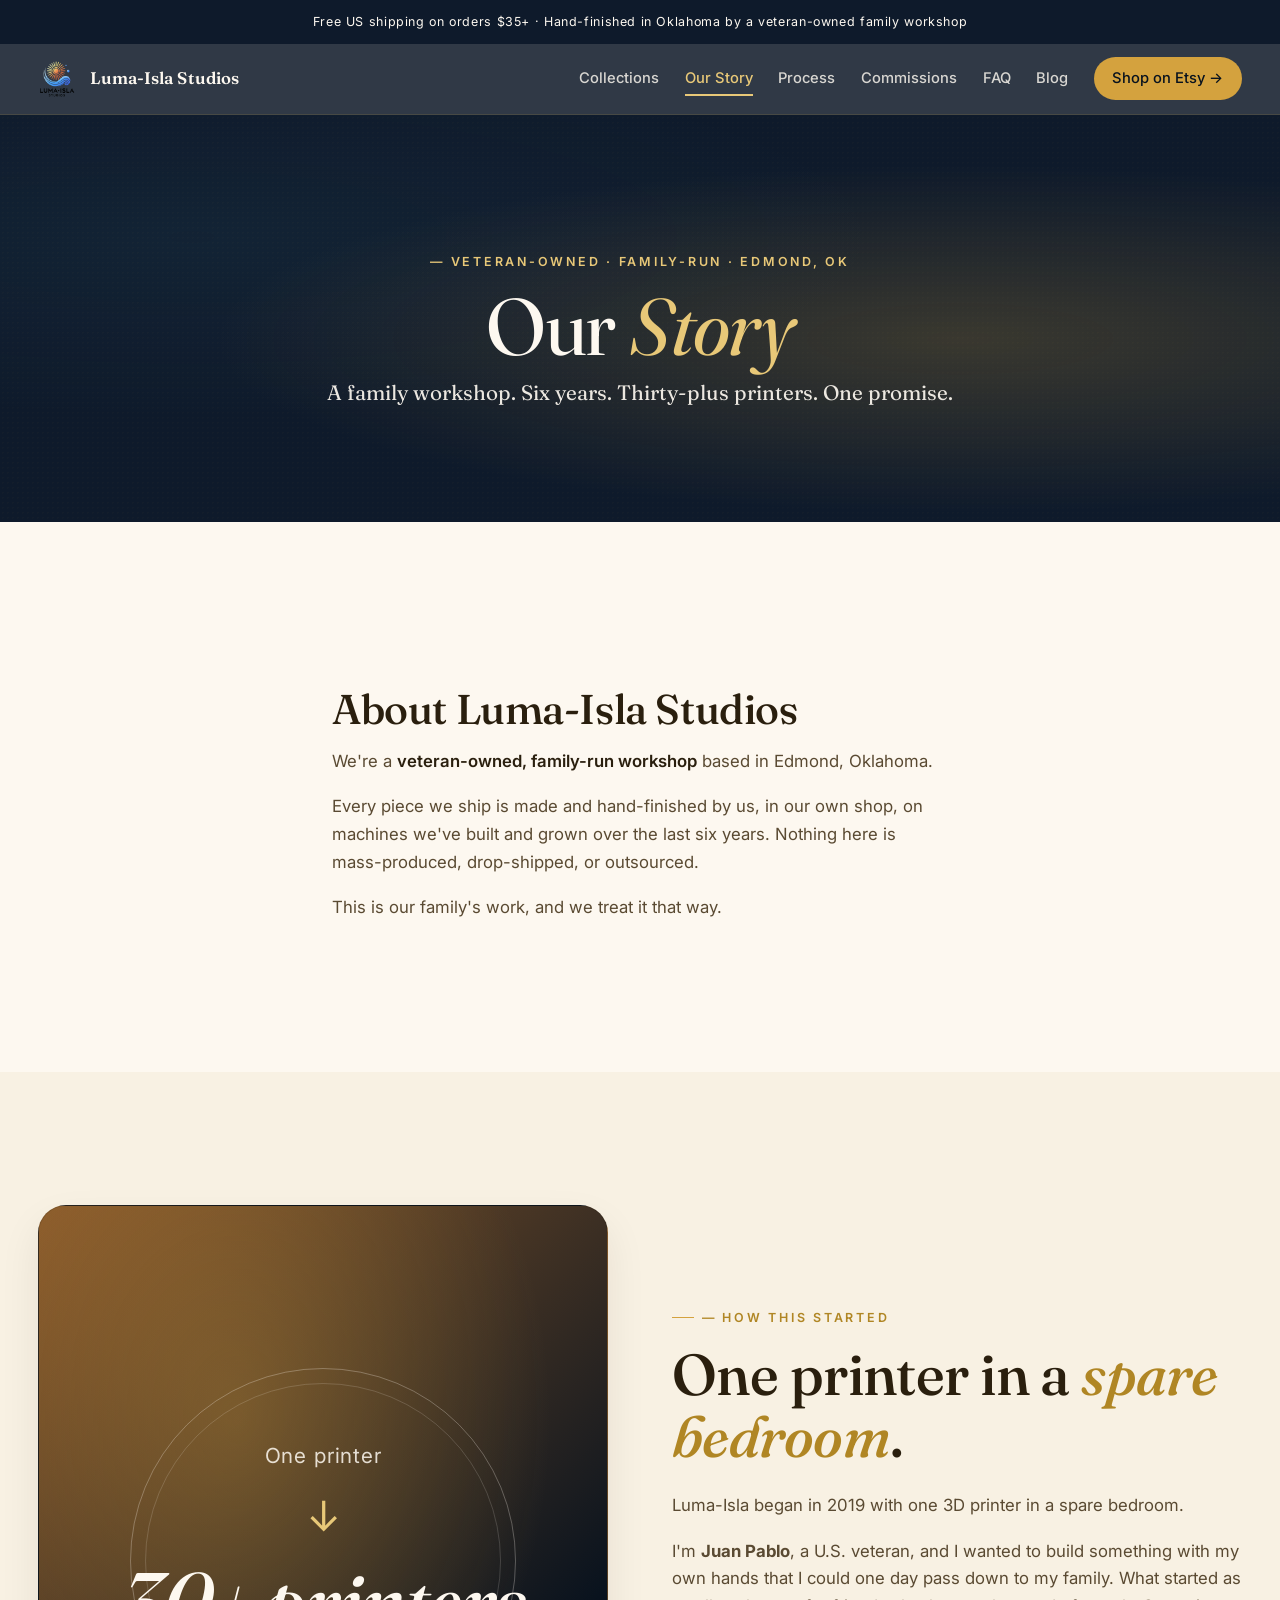
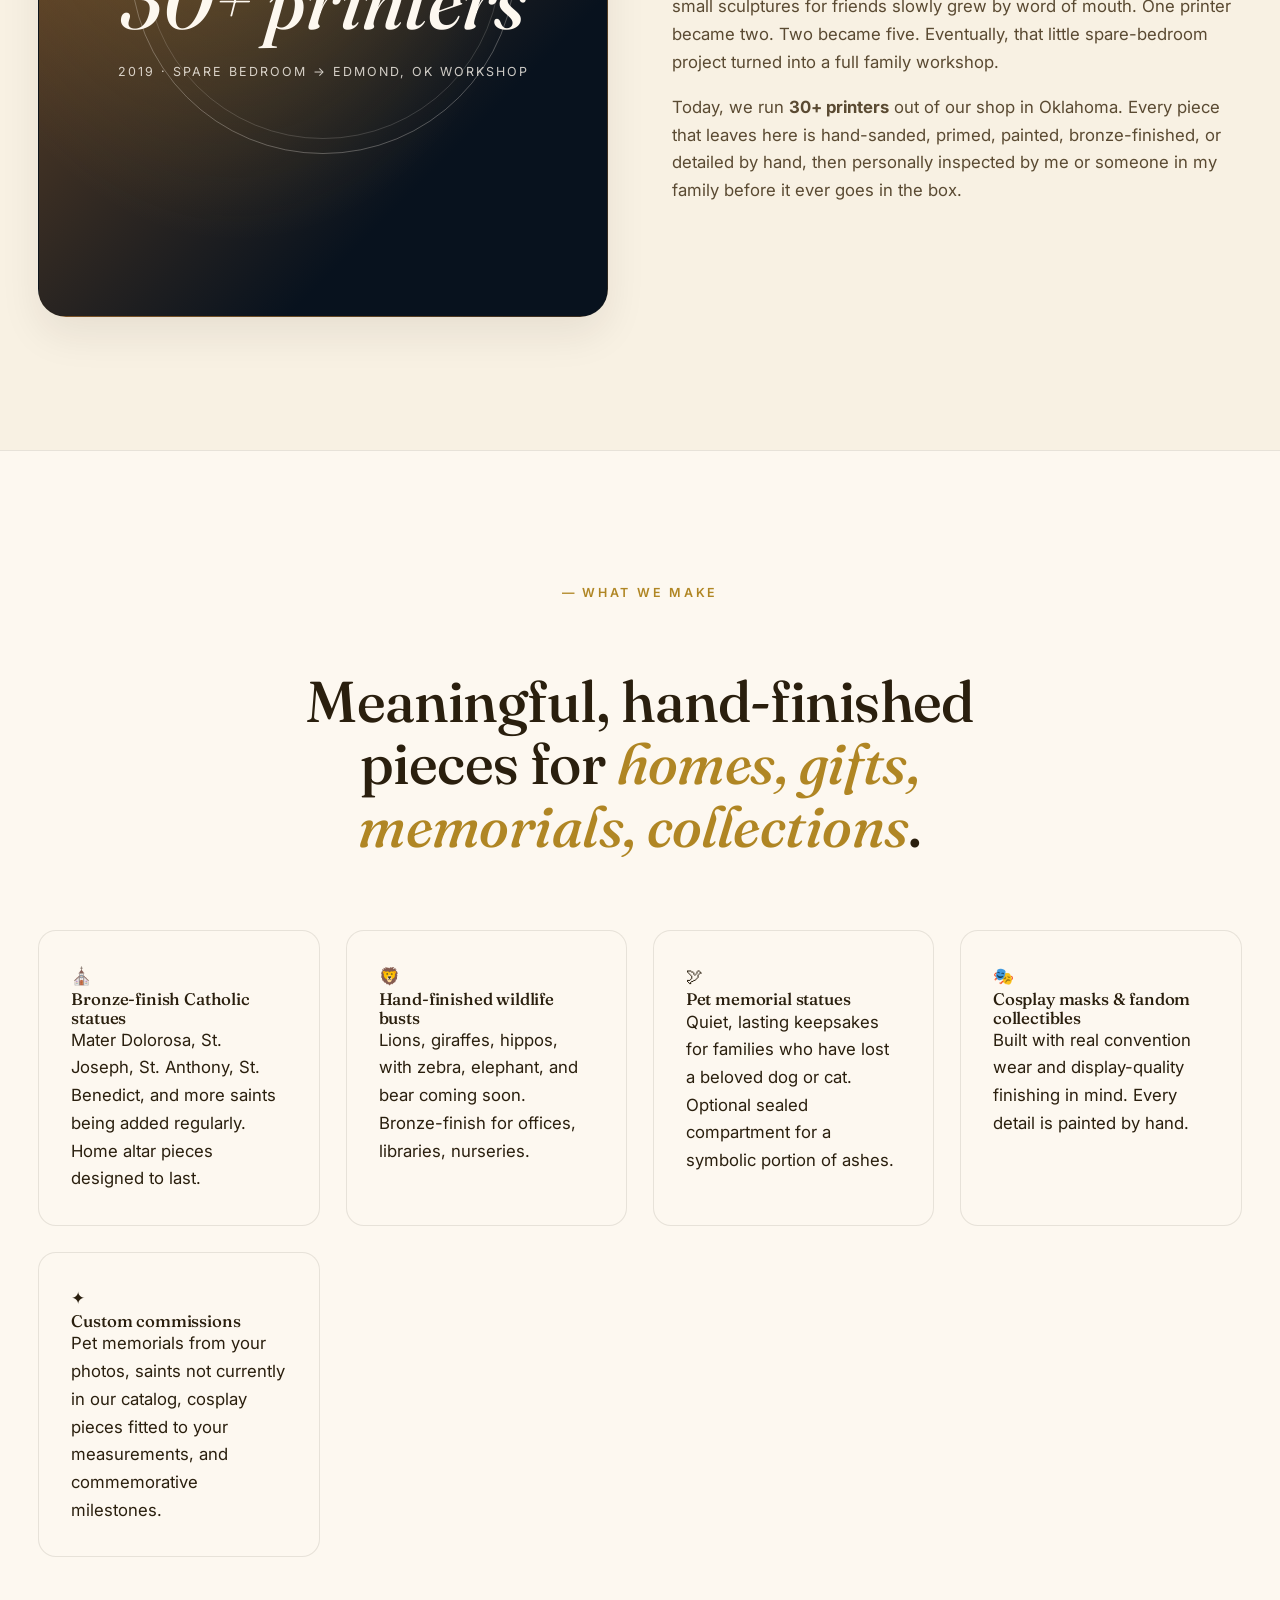
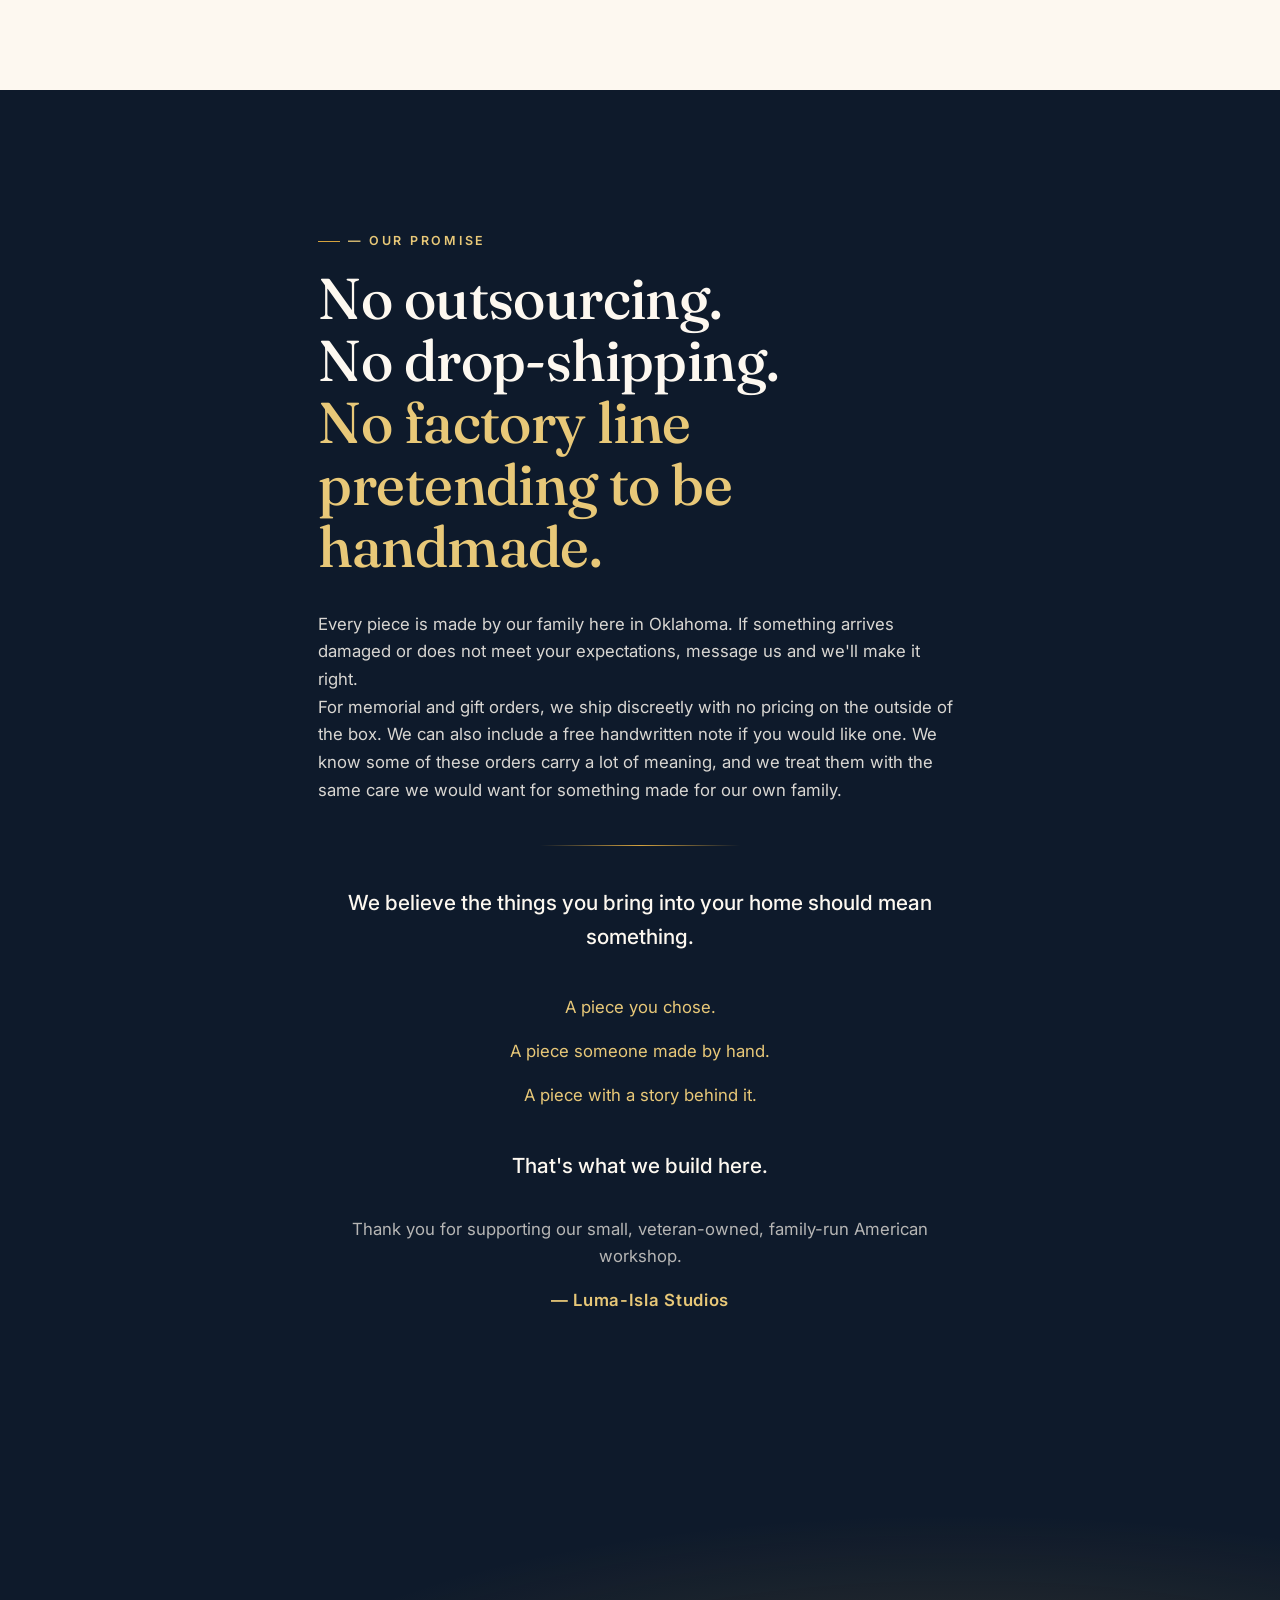
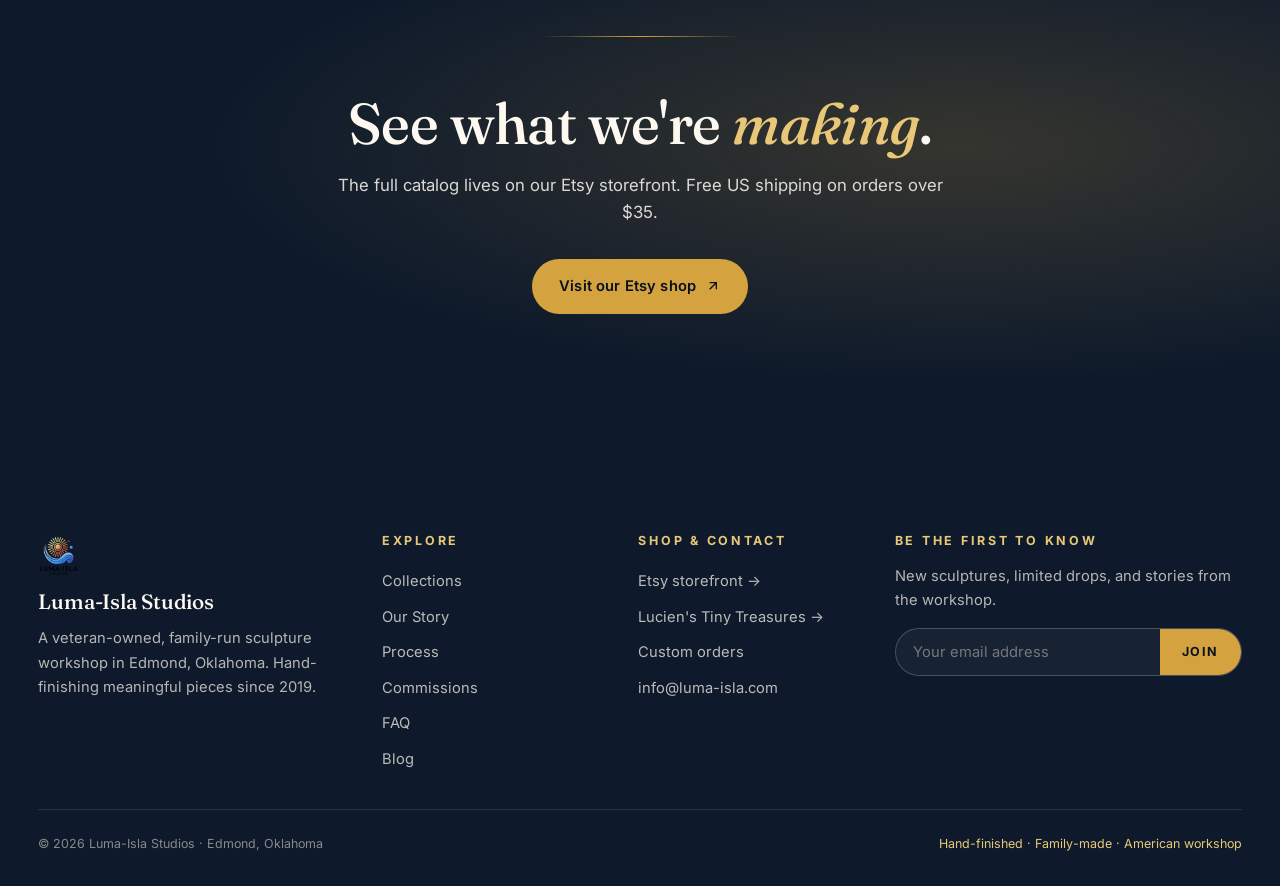
<file: our-story.html>
<!DOCTYPE html>
<html lang="en">
<head>
<meta charset="UTF-8">
<meta name="viewport" content="width=device-width, initial-scale=1.0">
<title>Our Story · Luma-Isla Studios</title>
<meta name="description" content="Luma-Isla Studios is a veteran-owned, family-run sculpture workshop in Edmond, Oklahoma. Founded in 2019 by U.S. veteran Juan Pablo. Every piece is made by family.">
<link rel="preconnect" href="https://fonts.googleapis.com">
<link rel="preconnect" href="https://fonts.gstatic.com" crossorigin>
<link href="https://fonts.googleapis.com/css2?family=Fraunces:ital,opsz,wght@0,9..144,400;0,9..144,500;0,9..144,600;1,9..144,400;1,9..144,500&family=Inter:wght@300;400;500;600;700&display=swap" rel="stylesheet">
<link rel="stylesheet" href="assets/styles.css">
<link rel="icon" type="image/png" href="favicon.png">
<link rel="apple-touch-icon" href="apple-touch-icon.png">
<meta name="theme-color" content="#0e1a2b">
</head>
<body>

<div class="ribbon">Free US shipping on orders $35+ · Hand-finished in Oklahoma by a veteran-owned family workshop</div>

<nav class="site-nav">
  <div class="nav-inner">
    <a href="index.html" class="brand"><img src="images/logo.png" alt="Luma-Isla Studios logo" class="brand-mark" width="40" height="40"><span>Luma-Isla Studios</span></a>
    <button class="nav-toggle" aria-label="Toggle menu" aria-expanded="false">
      <svg viewBox="0 0 24 24" fill="none" stroke="currentColor" stroke-width="2"><path d="M3 6h18M3 12h18M3 18h18"/></svg>
    </button>
    <div class="nav-links">
      <a href="collections.html">Collections</a>
      <a href="our-story.html" class="active">Our Story</a>
      <a href="process.html">Process</a>
      <a href="commissions.html">Commissions</a>
      <a href="faq.html">FAQ</a>
      <a href="blog.html">Blog</a>
      <a href="https://lumaisla.etsy.com" class="nav-cta" target="_blank" rel="noopener">Shop on Etsy →</a>
    </div>
  </div>
</nav>

<!-- ============ PAGE HERO ============ -->
<header class="hero hero--page">
  <div class="hero-inner">
    <span class="eyebrow on-dark eyebrow--center" style="justify-content: center;">— Veteran-Owned · Family-Run · Edmond, OK</span>
    <h1>Our <span class="accent">Story</span></h1>
    <p class="sub">A family workshop. Six years. Thirty-plus printers. One promise.</p>
  </div>
</header>

<!-- ============ INTRO ============ -->
<section class="section bg-cream">
  <div class="wrap wrap--text">
    <div class="prose reveal" style="margin: 0 auto;">
      <h2 style="font-size: var(--t-2xl);">About Luma-Isla Studios</h2>
      <p>We're a <strong>veteran-owned, family-run workshop</strong> based in Edmond, Oklahoma.</p>
      <p>Every piece we ship is made and hand-finished by us, in our own shop, on machines we've built and grown over the last six years. Nothing here is mass-produced, drop-shipped, or outsourced.</p>
      <p>This is our family's work, and we treat it that way.</p>
    </div>
  </div>
</section>

<!-- ============ HOW THIS STARTED ============ -->
<section class="section bg-cream-2">
  <div class="wrap">
    <div class="two-col">
      <div class="deco-image deco-image--workshop reveal">
        <div class="ornament-ring"></div>
        <div class="milestone-card">
          <span class="from">One printer</span>
          <span class="arrow">↓</span>
          <span class="to">30+ printers</span>
          <span class="caption">2019 · Spare bedroom → Edmond, OK workshop</span>
        </div>
      </div>
      <div class="reveal">
        <span class="eyebrow">— How this started</span>
        <h2 style="margin-top: 1rem;">One printer in a <span class="accent">spare bedroom</span>.</h2>
        <p>Luma-Isla began in 2019 with one 3D printer in a spare bedroom.</p>
        <p>I'm <strong>Juan Pablo</strong>, a U.S. veteran, and I wanted to build something with my own hands that I could one day pass down to my family. What started as small sculptures for friends slowly grew by word of mouth. One printer became two. Two became five. Eventually, that little spare-bedroom project turned into a full family workshop.</p>
        <p>Today, we run <strong>30+ printers</strong> out of our shop in Oklahoma. Every piece that leaves here is hand-sanded, primed, painted, bronze-finished, or detailed by hand, then personally inspected by me or someone in my family before it ever goes in the box.</p>
      </div>
    </div>
  </div>
</section>

<!-- ============ WHAT WE MAKE ============ -->
<section class="section bg-cream">
  <div class="wrap">
    <div class="s-head s-head--center reveal">
      <span class="eyebrow eyebrow--center">— What we make</span>
      <h2 style="margin-top: 1rem;">Meaningful, hand-finished pieces for <span class="accent">homes, gifts, memorials, collections</span>.</h2>
    </div>

    <div class="steps" style="grid-template-columns: repeat(auto-fit, minmax(280px, 1fr));">
      <div class="soft-card reveal">
        <div class="num" style="border-radius: 12px; font-style: normal;">⛪</div>
        <h4>Bronze-finish Catholic statues</h4>
        <p>Mater Dolorosa, St. Joseph, St. Anthony, St. Benedict, and more saints being added regularly. Home altar pieces designed to last.</p>
      </div>
      <div class="soft-card reveal">
        <div class="num" style="border-radius: 12px; font-style: normal;">🦁</div>
        <h4>Hand-finished wildlife busts</h4>
        <p>Lions, giraffes, hippos, with zebra, elephant, and bear coming soon. Bronze-finish for offices, libraries, nurseries.</p>
      </div>
      <div class="soft-card reveal">
        <div class="num" style="border-radius: 12px; font-style: normal;">🕊</div>
        <h4>Pet memorial statues</h4>
        <p>Quiet, lasting keepsakes for families who have lost a beloved dog or cat. Optional sealed compartment for a symbolic portion of ashes.</p>
      </div>
      <div class="soft-card reveal">
        <div class="num" style="border-radius: 12px; font-style: normal;">🎭</div>
        <h4>Cosplay masks &amp; fandom collectibles</h4>
        <p>Built with real convention wear and display-quality finishing in mind. Every detail is painted by hand.</p>
      </div>
      <div class="soft-card reveal">
        <div class="num" style="border-radius: 12px; font-style: normal;">✦</div>
        <h4>Custom commissions</h4>
        <p>Pet memorials from your photos, saints not currently in our catalog, cosplay pieces fitted to your measurements, and commemorative milestones.</p>
      </div>
    </div>
  </div>
</section>

<!-- ============ OUR PROMISE ============ -->
<section class="section bg-navy">
  <div class="wrap wrap--text">
    <div class="reveal" style="margin: 0 auto;">
      <span class="eyebrow on-dark">— Our promise</span>
      <h2 style="margin-top: 1rem; color: var(--bg); font-size: var(--t-3xl);">No outsourcing. <br>No drop-shipping. <br><span style="color: var(--gold-3);">No factory line pretending to be handmade.</span></h2>
      <p style="margin-top: 2rem; color: rgba(253,248,240,0.85); font-size: var(--t-md);">Every piece is made by our family here in Oklahoma. If something arrives damaged or does not meet your expectations, message us and we'll make it right.</p>
      <p style="color: rgba(253,248,240,0.85); font-size: var(--t-md);">For memorial and gift orders, we ship discreetly with no pricing on the outside of the box. We can also include a free handwritten note if you would like one. We know some of these orders carry a lot of meaning, and we treat them with the same care we would want for something made for our own family.</p>

      <hr class="divider" style="margin: 2.5rem auto;">

      <p style="color: var(--bg); font-size: var(--t-lg); font-weight: 500; text-align: center;">We believe the things you bring into your home should mean something.</p>

      <ul class="prose" style="list-style: none; padding: 0; margin: 2rem auto; max-width: 28rem; text-align: center;">
        <li style="padding: 0.5rem 0; color: var(--gold-3); font-size: var(--t-md); border: none;">A piece you chose.</li>
        <li style="padding: 0.5rem 0; color: var(--gold-3); font-size: var(--t-md); border: none;">A piece someone made by hand.</li>
        <li style="padding: 0.5rem 0; color: var(--gold-3); font-size: var(--t-md); border: none;">A piece with a story behind it.</li>
      </ul>

      <p style="text-align: center; color: var(--bg); font-size: var(--t-lg); font-weight: 500;">That's what we build here.</p>
      <p style="text-align: center; color: rgba(253,248,240,0.7); font-size: var(--t-md); margin-top: 2rem;">Thank you for supporting our small, veteran-owned, family-run American workshop.</p>
      <p style="text-align: center; color: var(--gold-3); font-size: var(--t-md); font-weight: 600; letter-spacing: 0.04em; margin-top: 1rem;">— Luma-Isla Studios</p>
    </div>
  </div>
</section>

<!-- ============ ETSY CTA ============ -->
<section class="etsy-banner">
  <div class="etsy-banner-inner reveal">
    <hr class="divider">
    <h2>See what we're <span class="accent">making</span>.</h2>
    <p>The full catalog lives on our Etsy storefront. Free US shipping on orders over $35.</p>
    <a href="https://lumaisla.etsy.com" target="_blank" rel="noopener" class="btn btn--gold">
      Visit our Etsy shop
      <svg class="arrow" viewBox="0 0 24 24" fill="none" stroke="currentColor" stroke-width="2"><path d="M7 17L17 7M7 7h10v10"/></svg>
    </a>
  </div>
</section>

<!-- ============ FOOTER ============ -->
<footer class="site-footer">
  <div class="footer-grid">
    <div class="footer-brand footer-col">
      <img src="images/logo.png" alt="Luma-Isla Studios logo" class="brand-mark" width="44" height="44">
      <h3>Luma-Isla Studios</h3>
      <p>A veteran-owned, family-run sculpture workshop in Edmond, Oklahoma. Hand-finishing meaningful pieces since 2019.</p>
    </div>
    <div class="footer-col">
      <h5>Explore</h5>
      <a href="collections.html">Collections</a>
      <a href="our-story.html">Our Story</a>
      <a href="process.html">Process</a>
      <a href="commissions.html">Commissions</a>
      <a href="faq.html">FAQ</a>
      <a href="blog.html">Blog</a>
    </div>
    <div class="footer-col">
      <h5>Shop &amp; Contact</h5>
      <a href="https://lumaisla.etsy.com" target="_blank" rel="noopener">Etsy storefront →</a>
      <a href="https://lucienstinytreasures.etsy.com" target="_blank" rel="noopener">Lucien's Tiny Treasures →</a>
      <a href="commissions.html">Custom orders</a>
      <a href="mailto:info@luma-isla.com">info@luma-isla.com</a>
    </div>
    <div class="footer-col footer-newsletter">
      <h5>Be the first to know</h5>
      <div class="sub">New sculptures, limited drops, and stories from the workshop.</div>
      <form class="newsletter-form" onsubmit="event.preventDefault();">
        <input type="email" placeholder="Your email address" aria-label="Email address" required>
        <button type="submit">Join</button>
      </form>
    </div>
  </div>
  <div class="footer-bottom">
    <div>© 2026 Luma-Isla Studios · Edmond, Oklahoma</div>
    <div class="made-in">Hand-finished · Family-made · American workshop</div>
  </div>
</footer>

<script src="assets/site.js"></script>
</body>
</html>
</file>
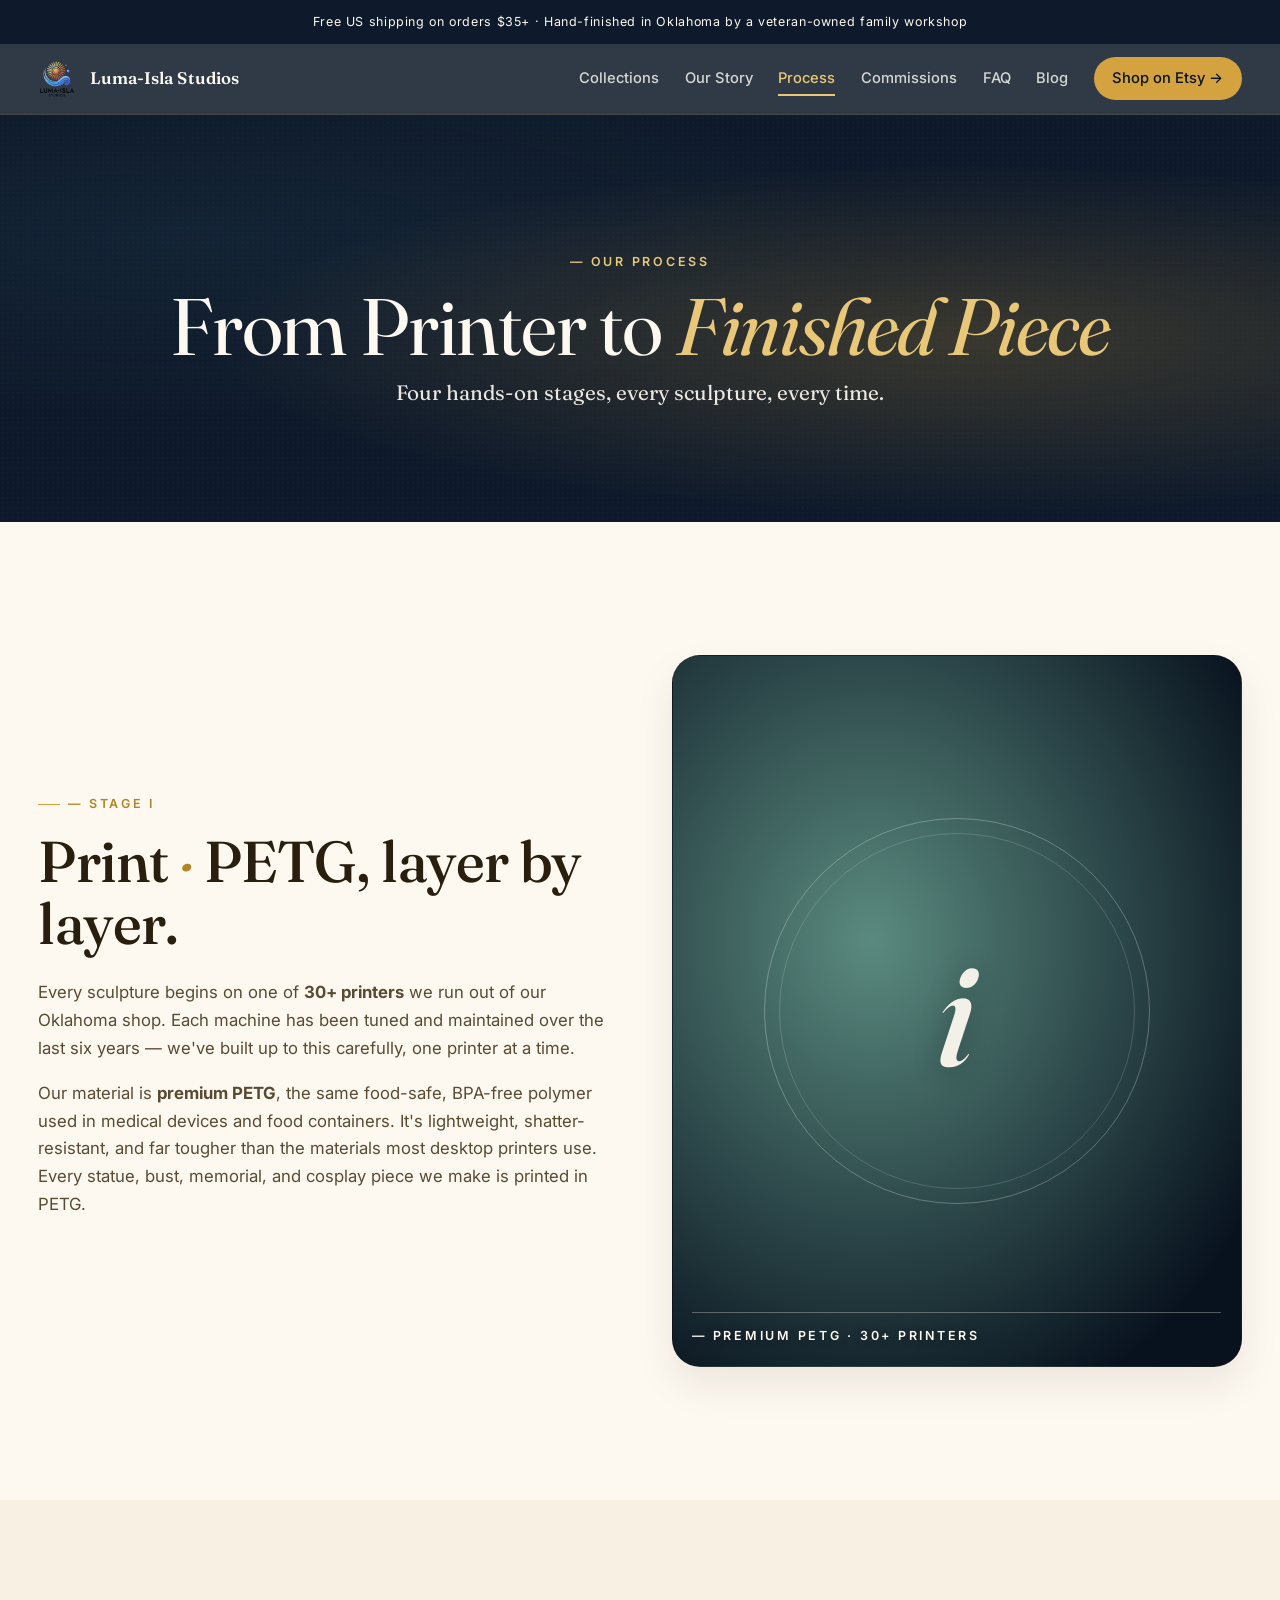
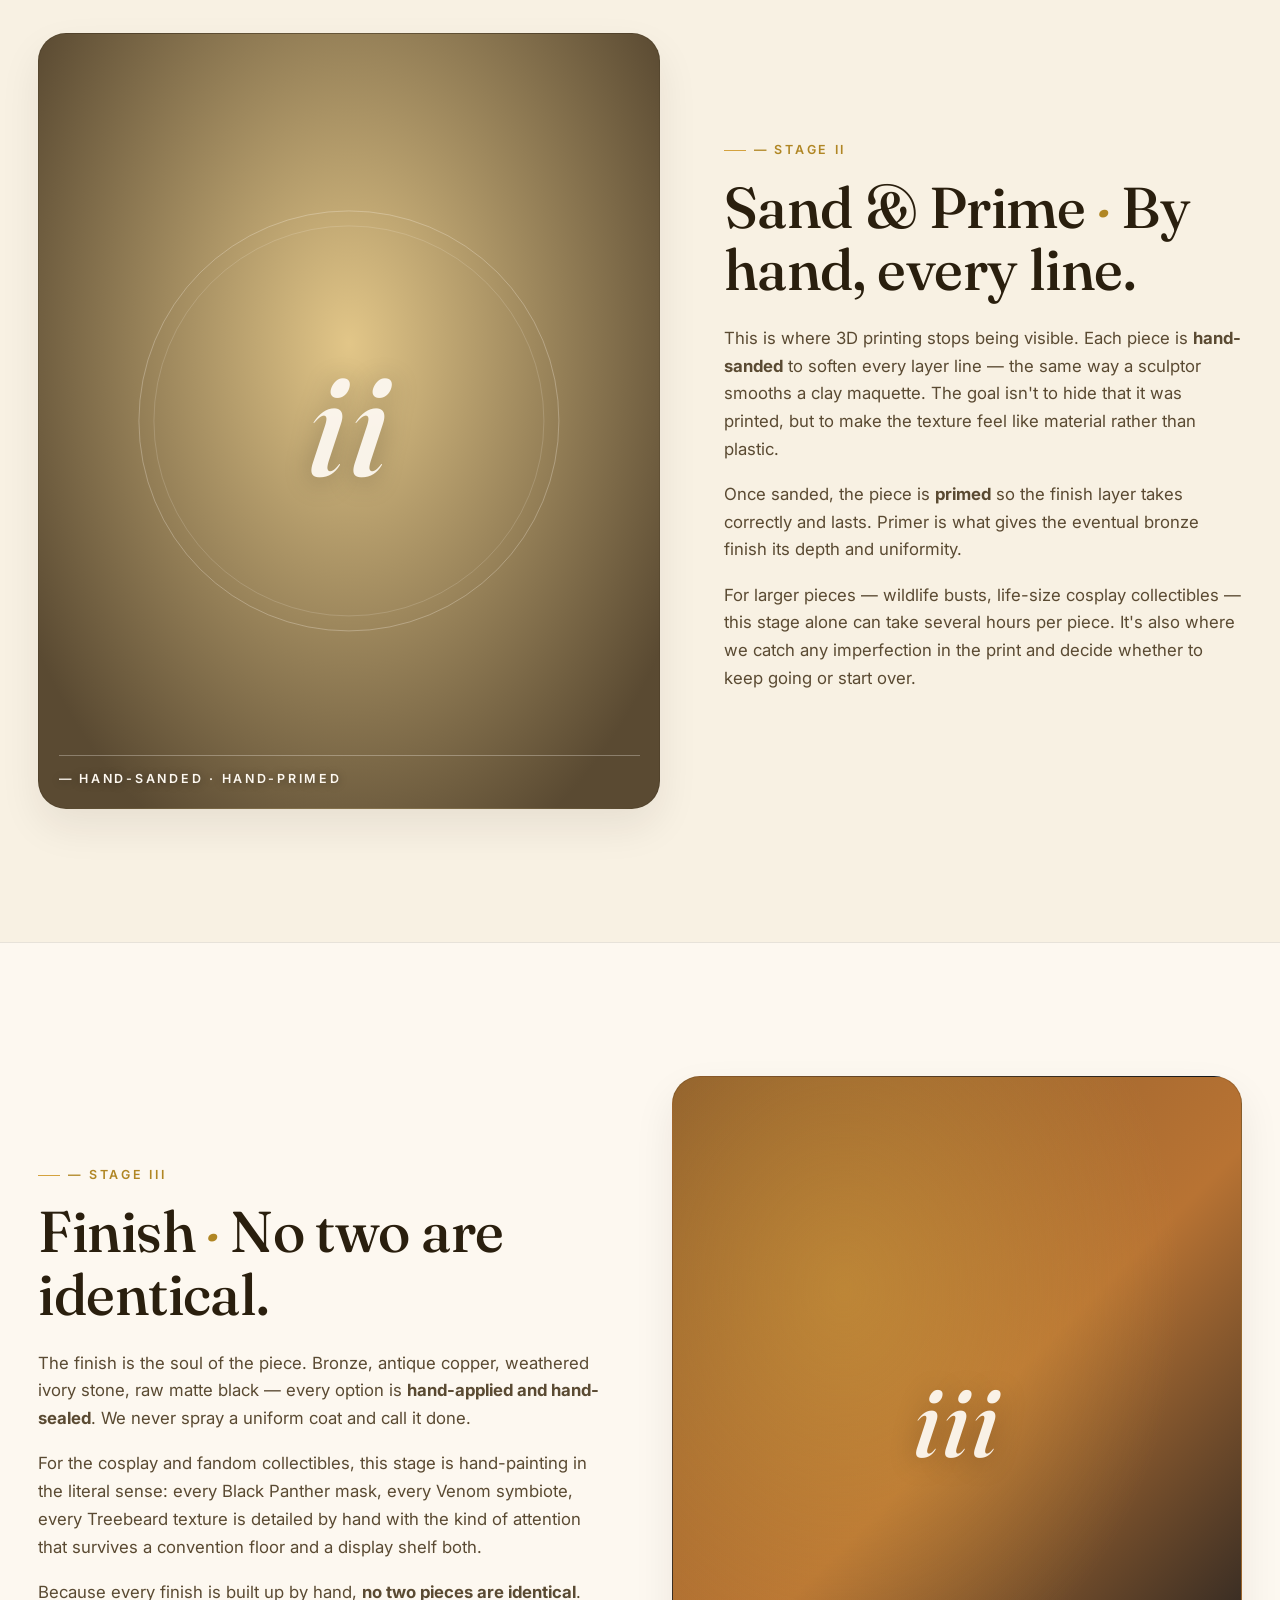
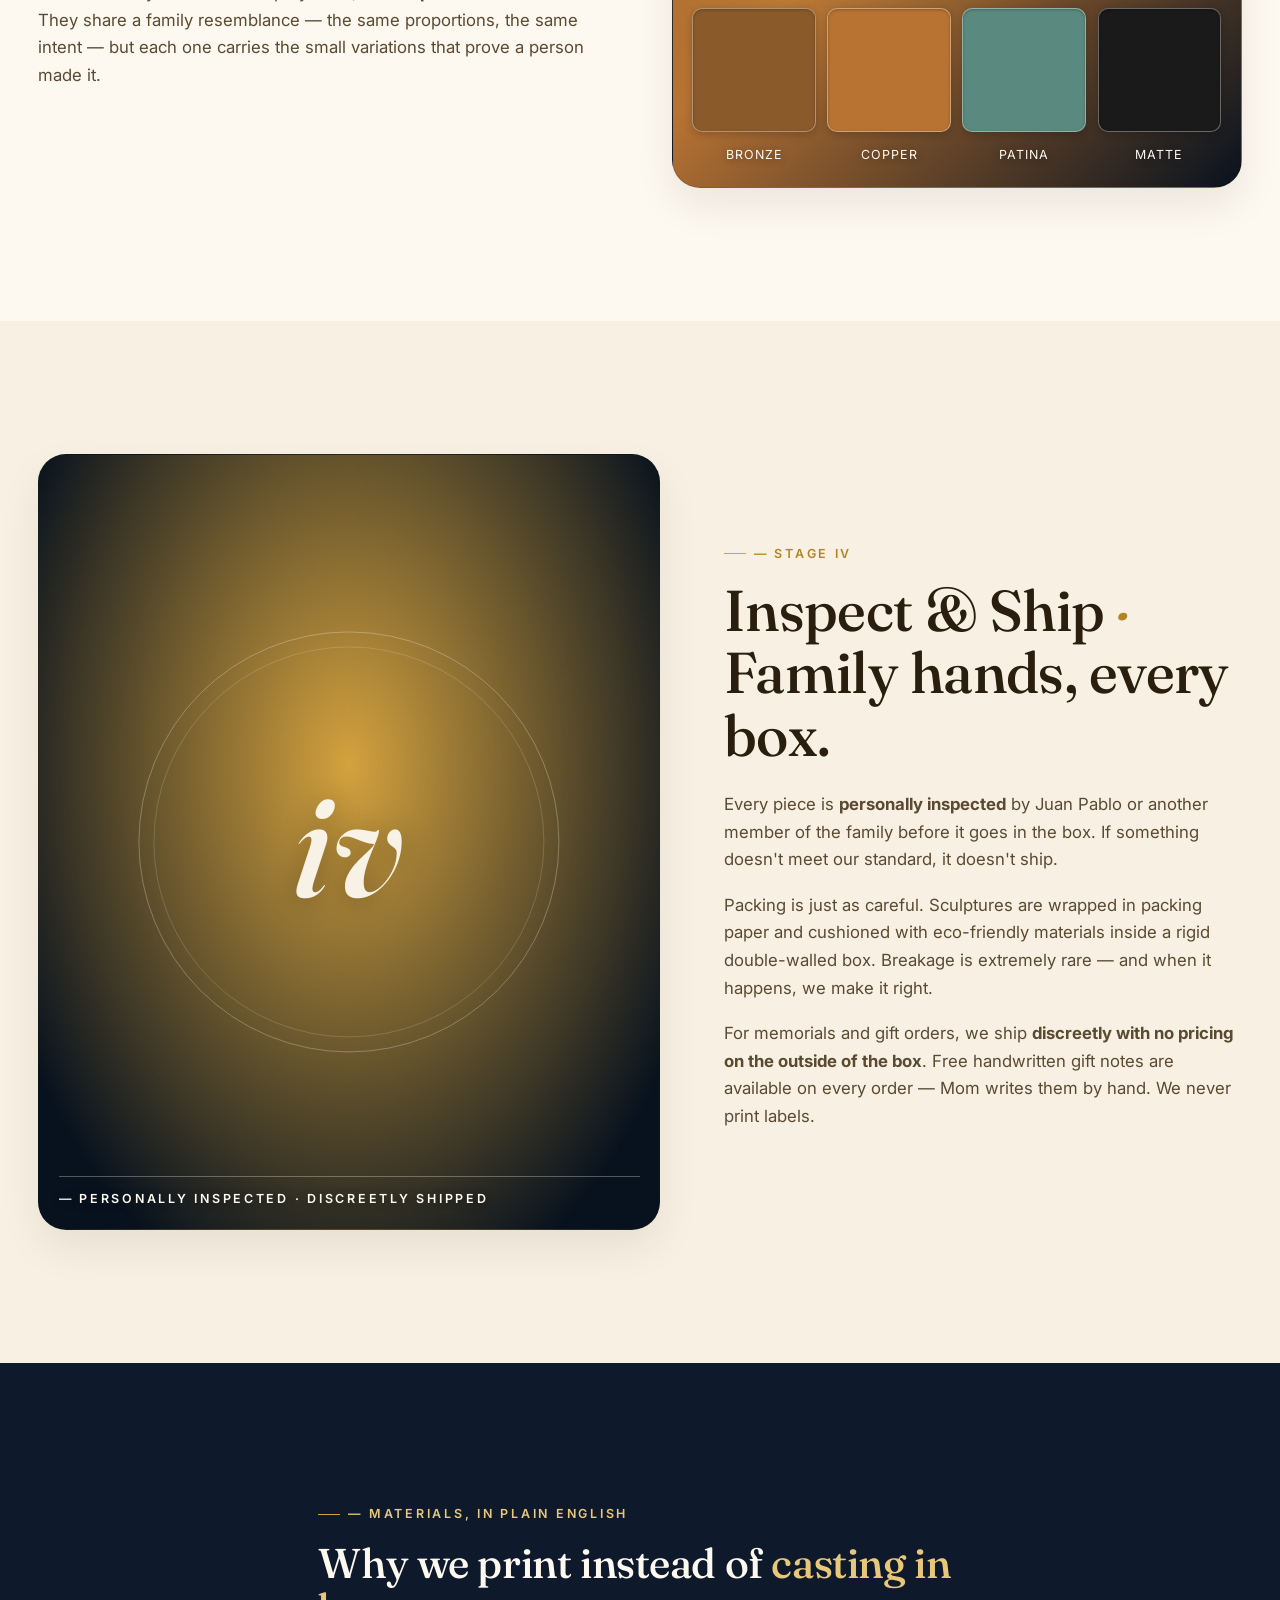
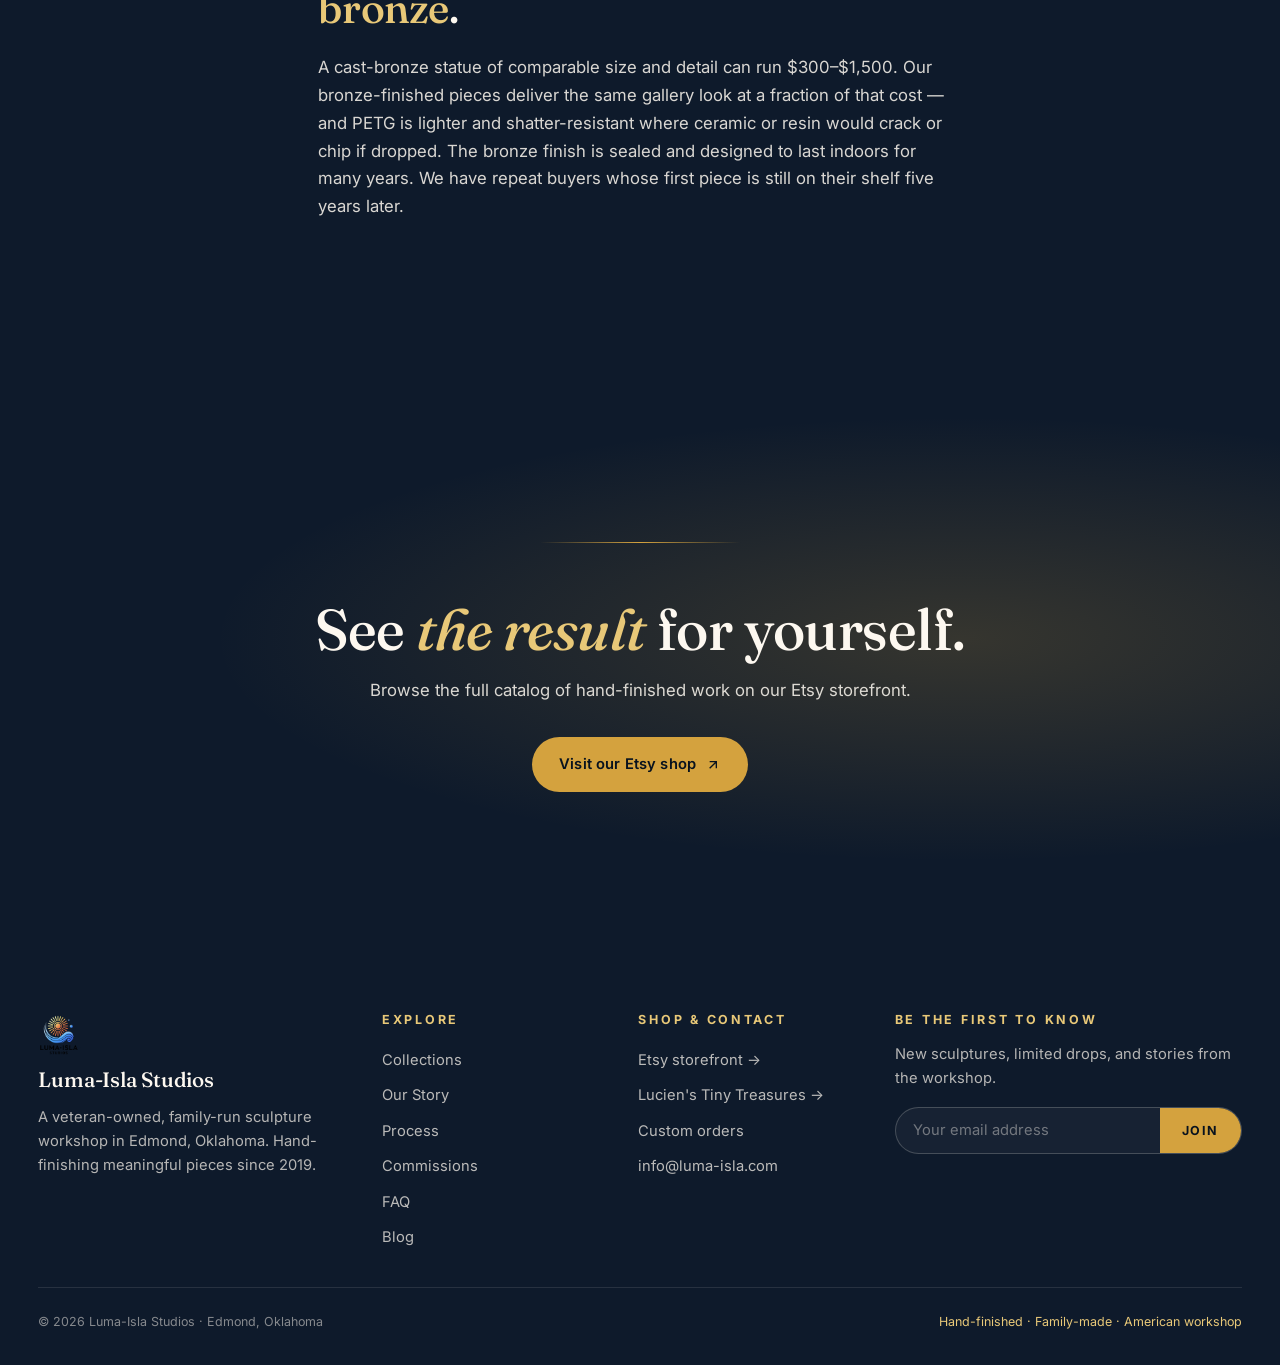
<file: process.html>
<!DOCTYPE html>
<html lang="en">
<head>
<meta charset="UTF-8">
<meta name="viewport" content="width=device-width, initial-scale=1.0">
<title>Process · Luma-Isla Studios</title>
<meta name="description" content="From printer to finished piece. Every Luma-Isla sculpture passes through four hands-on stages: print, sand and prime, finish, and inspect.">
<link rel="preconnect" href="https://fonts.googleapis.com">
<link rel="preconnect" href="https://fonts.gstatic.com" crossorigin>
<link href="https://fonts.googleapis.com/css2?family=Fraunces:ital,opsz,wght@0,9..144,400;0,9..144,500;0,9..144,600;1,9..144,400;1,9..144,500&family=Inter:wght@300;400;500;600;700&display=swap" rel="stylesheet">
<link rel="stylesheet" href="assets/styles.css">
<link rel="icon" type="image/png" href="favicon.png">
<link rel="apple-touch-icon" href="apple-touch-icon.png">
<meta name="theme-color" content="#0e1a2b">
</head>
<body>

<div class="ribbon">Free US shipping on orders $35+ · Hand-finished in Oklahoma by a veteran-owned family workshop</div>

<nav class="site-nav">
  <div class="nav-inner">
    <a href="index.html" class="brand"><img src="images/logo.png" alt="Luma-Isla Studios logo" class="brand-mark" width="40" height="40"><span>Luma-Isla Studios</span></a>
    <button class="nav-toggle" aria-label="Toggle menu" aria-expanded="false">
      <svg viewBox="0 0 24 24" fill="none" stroke="currentColor" stroke-width="2"><path d="M3 6h18M3 12h18M3 18h18"/></svg>
    </button>
    <div class="nav-links">
      <a href="collections.html">Collections</a>
      <a href="our-story.html">Our Story</a>
      <a href="process.html" class="active">Process</a>
      <a href="commissions.html">Commissions</a>
      <a href="faq.html">FAQ</a>
      <a href="blog.html">Blog</a>
      <a href="https://lumaisla.etsy.com" class="nav-cta" target="_blank" rel="noopener">Shop on Etsy →</a>
    </div>
  </div>
</nav>

<!-- ============ PAGE HERO ============ -->
<header class="hero hero--page">
  <div class="hero-inner">
    <span class="eyebrow on-dark eyebrow--center" style="justify-content: center;">— Our process</span>
    <h1>From Printer to <span class="accent">Finished Piece</span></h1>
    <p class="sub">Four hands-on stages, every sculpture, every time.</p>
  </div>
</header>

<!-- ============ STEP 1 ============ -->
<section class="section bg-cream">
  <div class="wrap">
    <div class="two-col">
      <div class="reveal">
        <span class="eyebrow">— Stage i</span>
        <h2 style="margin-top: 1rem;">Print<span class="accent"> · </span>PETG, layer by layer.</h2>
        <p>Every sculpture begins on one of <strong>30+ printers</strong> we run out of our Oklahoma shop. Each machine has been tuned and maintained over the last six years — we've built up to this carefully, one printer at a time.</p>
        <p>Our material is <strong>premium PETG</strong>, the same food-safe, BPA-free polymer used in medical devices and food containers. It's lightweight, shatter-resistant, and far tougher than the materials most desktop printers use. Every statue, bust, memorial, and cosplay piece we make is printed in PETG.</p>
      </div>
      <div class="deco-image reveal" style="background: radial-gradient(ellipse at 35% 40%, var(--patina) 0%, var(--navy-2) 85%);">
        <div class="ornament-ring"></div>
        <div class="deco-numeral">i</div>
        <span class="tag-label">— Premium PETG · 30+ printers</span>
      </div>
    </div>
  </div>
</section>

<!-- ============ STEP 2 ============ -->
<section class="section bg-cream-2">
  <div class="wrap">
    <div class="two-col two-col--wide">
      <div class="deco-image reveal" style="background: radial-gradient(ellipse at 50% 40%, #e2c688 0%, #5a4a32 85%);">
        <div class="ornament-ring"></div>
        <div class="deco-numeral">ii</div>
        <span class="tag-label">— Hand-sanded · Hand-primed</span>
      </div>
      <div class="reveal">
        <span class="eyebrow">— Stage ii</span>
        <h2 style="margin-top: 1rem;">Sand &amp; Prime<span class="accent"> · </span>By hand, every line.</h2>
        <p>This is where 3D printing stops being visible. Each piece is <strong>hand-sanded</strong> to soften every layer line — the same way a sculptor smooths a clay maquette. The goal isn't to hide that it was printed, but to make the texture feel like material rather than plastic.</p>
        <p>Once sanded, the piece is <strong>primed</strong> so the finish layer takes correctly and lasts. Primer is what gives the eventual bronze finish its depth and uniformity.</p>
        <p>For larger pieces — wildlife busts, life-size cosplay collectibles — this stage alone can take several hours per piece. It's also where we catch any imperfection in the print and decide whether to keep going or start over.</p>
      </div>
    </div>
  </div>
</section>

<!-- ============ STEP 3 ============ -->
<section class="section bg-cream">
  <div class="wrap">
    <div class="two-col">
      <div class="reveal">
        <span class="eyebrow">— Stage iii</span>
        <h2 style="margin-top: 1rem;">Finish<span class="accent"> · </span>No two are identical.</h2>
        <p>The finish is the soul of the piece. Bronze, antique copper, weathered ivory stone, raw matte black — every option is <strong>hand-applied and hand-sealed</strong>. We never spray a uniform coat and call it done.</p>
        <p>For the cosplay and fandom collectibles, this stage is hand-painting in the literal sense: every Black Panther mask, every Venom symbiote, every Treebeard texture is detailed by hand with the kind of attention that survives a convention floor and a display shelf both.</p>
        <p>Because every finish is built up by hand, <strong>no two pieces are identical</strong>. They share a family resemblance — the same proportions, the same intent — but each one carries the small variations that prove a person made it.</p>
      </div>
      <div class="deco-image reveal" style="background: radial-gradient(ellipse at 30% 30%, rgba(212,162,62,0.5), transparent 60%), linear-gradient(135deg, var(--bronze) 0%, var(--copper) 50%, var(--navy-2) 100%);">
        <div class="deco-numeral" style="font-size: clamp(4rem, 9vw, 6.5rem); top: -1.5rem;">iii</div>
        <div class="finish-swatches">
          <div class="finish-swatch"><div class="chip" style="background: var(--bronze);"></div><span class="lbl">Bronze</span></div>
          <div class="finish-swatch"><div class="chip" style="background: var(--copper);"></div><span class="lbl">Copper</span></div>
          <div class="finish-swatch"><div class="chip" style="background: var(--patina);"></div><span class="lbl">Patina</span></div>
          <div class="finish-swatch"><div class="chip" style="background: #1a1a1a;"></div><span class="lbl">Matte</span></div>
        </div>
      </div>
    </div>
  </div>
</section>

<!-- ============ STEP 4 ============ -->
<section class="section bg-cream-2">
  <div class="wrap">
    <div class="two-col two-col--wide">
      <div class="deco-image reveal" style="background: radial-gradient(ellipse at 50% 40%, #d4a23e 0%, var(--navy-2) 85%);">
        <div class="ornament-ring"></div>
        <div class="deco-numeral">iv</div>
        <span class="tag-label">— Personally inspected · Discreetly shipped</span>
      </div>
      <div class="reveal">
        <span class="eyebrow">— Stage iv</span>
        <h2 style="margin-top: 1rem;">Inspect &amp; Ship<span class="accent"> · </span>Family hands, every box.</h2>
        <p>Every piece is <strong>personally inspected</strong> by Juan Pablo or another member of the family before it goes in the box. If something doesn't meet our standard, it doesn't ship.</p>
        <p>Packing is just as careful. Sculptures are wrapped in packing paper and cushioned with eco-friendly materials inside a rigid double-walled box. Breakage is extremely rare — and when it happens, we make it right.</p>
        <p>For memorials and gift orders, we ship <strong>discreetly with no pricing on the outside of the box</strong>. Free handwritten gift notes are available on every order — Mom writes them by hand. We never print labels.</p>
      </div>
    </div>
  </div>
</section>

<!-- ============ MATERIALS CALLOUT ============ -->
<section class="section bg-navy">
  <div class="wrap wrap--text">
    <div class="reveal" style="margin: 0 auto;">
      <span class="eyebrow on-dark">— Materials, in plain English</span>
      <h2 style="margin-top: 1rem; color: var(--bg); font-size: var(--t-2xl);">Why we print instead of <span style="color: var(--gold-3);">casting in bronze</span>.</h2>
      <p style="color: rgba(253,248,240,0.85); margin-top: 1.5rem;">A cast-bronze statue of comparable size and detail can run $300–$1,500. Our bronze-finished pieces deliver the same gallery look at a fraction of that cost — and PETG is lighter and shatter-resistant where ceramic or resin would crack or chip if dropped. The bronze finish is sealed and designed to last indoors for many years. We have repeat buyers whose first piece is still on their shelf five years later.</p>
    </div>
  </div>
</section>

<!-- ============ ETSY CTA ============ -->
<section class="etsy-banner">
  <div class="etsy-banner-inner reveal">
    <hr class="divider">
    <h2>See <span class="accent">the result</span> for yourself.</h2>
    <p>Browse the full catalog of hand-finished work on our Etsy storefront.</p>
    <a href="https://lumaisla.etsy.com" target="_blank" rel="noopener" class="btn btn--gold">
      Visit our Etsy shop
      <svg class="arrow" viewBox="0 0 24 24" fill="none" stroke="currentColor" stroke-width="2"><path d="M7 17L17 7M7 7h10v10"/></svg>
    </a>
  </div>
</section>

<!-- ============ FOOTER ============ -->
<footer class="site-footer">
  <div class="footer-grid">
    <div class="footer-brand footer-col">
      <img src="images/logo.png" alt="Luma-Isla Studios logo" class="brand-mark" width="44" height="44">
      <h3>Luma-Isla Studios</h3>
      <p>A veteran-owned, family-run sculpture workshop in Edmond, Oklahoma. Hand-finishing meaningful pieces since 2019.</p>
    </div>
    <div class="footer-col">
      <h5>Explore</h5>
      <a href="collections.html">Collections</a>
      <a href="our-story.html">Our Story</a>
      <a href="process.html">Process</a>
      <a href="commissions.html">Commissions</a>
      <a href="faq.html">FAQ</a>
      <a href="blog.html">Blog</a>
    </div>
    <div class="footer-col">
      <h5>Shop &amp; Contact</h5>
      <a href="https://lumaisla.etsy.com" target="_blank" rel="noopener">Etsy storefront →</a>
      <a href="https://lucienstinytreasures.etsy.com" target="_blank" rel="noopener">Lucien's Tiny Treasures →</a>
      <a href="commissions.html">Custom orders</a>
      <a href="mailto:info@luma-isla.com">info@luma-isla.com</a>
    </div>
    <div class="footer-col footer-newsletter">
      <h5>Be the first to know</h5>
      <div class="sub">New sculptures, limited drops, and stories from the workshop.</div>
      <form class="newsletter-form" onsubmit="event.preventDefault();">
        <input type="email" placeholder="Your email address" aria-label="Email address" required>
        <button type="submit">Join</button>
      </form>
    </div>
  </div>
  <div class="footer-bottom">
    <div>© 2026 Luma-Isla Studios · Edmond, Oklahoma</div>
    <div class="made-in">Hand-finished · Family-made · American workshop</div>
  </div>
</footer>

<script src="assets/site.js"></script>
</body>
</html>
</file>
<file: assets/styles.css>
/* =====================================================================
   LUMA-ISLA STUDIOS · Shared stylesheet  (v2 — modern editorial refresh)
   Same navy + gold + cream palette, rebuilt for an airier, gallery-first feel.
   Display headings in Fraunces, UI/body in Inter.
   ===================================================================== */

/* ---------- Tokens ---------- */
:root {
  /* Palette (lifted from live luma-isla.com computed styles) */
  --bg:           #fdf8f0;
  --bg-2:         #f8f1e3;   /* nudged closer to --bg so sections stop "banding" */
  --bg-3:         #f2e9d6;
  --ink:          #2a1f0e;
  --ink-2:        #5a4a32;
  --ink-3:        #8a7a5a;
  --rule:         rgba(42, 31, 14, 0.10);
  --rule-strong:  rgba(42, 31, 14, 0.16);

  --navy:         #0e1a2b;
  --navy-2:       #08121e;
  --navy-3:       #1a2a3f;

  --gold:         #d4a23e;
  --gold-2:       #b08624;
  --gold-3:       #e8c878;
  --gold-tint:    rgba(212, 162, 62, 0.12);

  --bronze:       #8a5a2b;
  --copper:       #b87333;
  --patina:       #5a8a7f;

  /* Type */
  --font:         'Inter', -apple-system, BlinkMacSystemFont, 'Segoe UI', sans-serif;
  --font-display: 'Fraunces', 'Iowan Old Style', Georgia, 'Times New Roman', serif;

  /* Fluid type scale — clamp(min, preferred, max) */
  --t-xs:   clamp(0.72rem, 0.7rem + 0.1vw, 0.78rem);
  --t-sm:   clamp(0.82rem, 0.78rem + 0.2vw, 0.92rem);
  --t-md:   clamp(0.95rem, 0.9rem + 0.25vw, 1.05rem);
  --t-lg:   clamp(1.1rem, 1rem + 0.5vw, 1.3rem);
  --t-xl:   clamp(1.4rem, 1.2rem + 1vw, 1.8rem);
  --t-2xl:  clamp(1.8rem, 1.4rem + 2vw, 2.6rem);
  --t-3xl:  clamp(2.2rem, 1.6rem + 3vw, 3.6rem);
  --t-4xl:  clamp(2.8rem, 1.8rem + 4.5vw, 5rem);
  --t-5xl:  clamp(3.2rem, 2rem + 5.5vw, 5.8rem);

  /* Fluid spacing */
  --s-1:  clamp(0.4rem, 0.3rem + 0.4vw, 0.6rem);
  --s-2:  clamp(0.8rem, 0.6rem + 0.8vw, 1.2rem);
  --s-3:  clamp(1.4rem, 1rem + 1.4vw, 2rem);
  --s-4:  clamp(2.2rem, 1.6rem + 2.4vw, 3.5rem);
  --s-5:  clamp(3.5rem, 2.4rem + 4vw, 5.5rem);
  --s-6:  clamp(5rem, 3.5rem + 6vw, 8.5rem);
  --s-7:  clamp(7rem, 5rem + 8vw, 11rem);

  /* Layout */
  --page-max: 1320px;
  --reader-max: 56ch;
  --radius:    18px;
  --radius-sm: 10px;
  --radius-lg: 28px;

  /* Elevation */
  --shadow-sm: 0 2px 10px rgba(42, 31, 14, 0.05);
  --shadow-md: 0 18px 40px rgba(42, 31, 14, 0.08);
  --shadow-lg: 0 34px 70px rgba(14, 26, 43, 0.22);

  /* Motion */
  --ease:  cubic-bezier(0.2, 0.7, 0.2, 1);
  --ease-out: cubic-bezier(0.16, 1, 0.3, 1);
}

/* ---------- Reset ---------- */
*, *::before, *::after { box-sizing: border-box; margin: 0; padding: 0; }
html { scroll-behavior: smooth; }
body {
  font-family: var(--font);
  background: var(--bg);
  color: var(--ink);
  font-weight: 400;
  font-size: var(--t-md);
  line-height: 1.65;
  -webkit-font-smoothing: antialiased;
  -moz-osx-font-smoothing: grayscale;
  overflow-x: hidden;
}
h1, h2, h3, h4, h5, h6 {
  font-family: var(--font-display);
  font-weight: 500;
  line-height: 1.08;
  letter-spacing: -0.01em;
  color: var(--ink);
  font-optical-sizing: auto;
}
p, li, input, textarea, select, button, .meta, .tag { font-family: var(--font); }
a { color: inherit; text-decoration: none; transition: color 0.2s var(--ease); }
img, svg { display: block; max-width: 100%; height: auto; }
button { font-family: inherit; cursor: pointer; border: none; background: none; color: inherit; }
input, textarea, select { font-family: inherit; }

::selection { background: var(--gold); color: var(--navy-2); }

:focus-visible {
  outline: 2px solid var(--gold);
  outline-offset: 3px;
  border-radius: 4px;
}

/* ---------- Layout primitives ---------- */
.wrap {
  max-width: var(--page-max);
  margin: 0 auto;
  padding: 0 clamp(1.25rem, 3vw, 3rem);
}
.wrap--narrow { max-width: 940px; }
.wrap--text   { max-width: 720px; }

.section { padding: var(--s-6) 0; position: relative; }
.section--tight { padding: var(--s-5) 0; }

/* Hairline separators replace heavy color banding */
.section + .section.bg-cream,
.section.bg-cream + .section.bg-cream { border-top: 1px solid var(--rule); }

/* ---------- Top ribbon ---------- */
.ribbon {
  background: var(--navy);
  color: var(--bg);
  text-align: center;
  font-size: var(--t-xs);
  letter-spacing: 0.05em;
  padding: 0.72rem 1rem;
  font-weight: 400;
}
.ribbon strong { color: var(--gold-3); font-weight: 600; }

/* ---------- Nav ---------- */
.site-nav {
  position: sticky; top: 0; z-index: 50;
  background: rgba(14, 26, 43, 0.86);
  backdrop-filter: blur(20px) saturate(140%);
  -webkit-backdrop-filter: blur(20px) saturate(140%);
  color: var(--bg);
  border-bottom: 1px solid rgba(212, 162, 62, 0.14);
}
.nav-inner {
  display: flex; align-items: center; justify-content: space-between;
  padding: 0.85rem clamp(1.25rem, 3vw, 3rem);
  max-width: var(--page-max); margin: 0 auto;
}
.brand {
  display: flex; align-items: center; gap: 0.7rem;
  color: var(--bg);
  font-family: var(--font-display);
  font-weight: 600;
  font-size: var(--t-md);
  letter-spacing: 0.005em;
}
.brand-mark {
  width: 40px; height: 40px;
  flex-shrink: 0;
  object-fit: contain;
  display: block;
}
/* Footer logo on the dark footer */
.footer-brand .brand-mark { width: 44px; height: 44px; margin-bottom: 0.8rem; }
.nav-links {
  display: flex; align-items: center; gap: clamp(1.1rem, 2vw, 2rem);
}
.nav-links a {
  font-size: var(--t-sm);
  color: var(--bg);
  opacity: 0.82;
  font-weight: 500;
  position: relative;
}
.nav-links a:not(.nav-cta)::after {
  content: '';
  position: absolute; left: 0; right: 0; bottom: -5px;
  height: 1.5px; background: var(--gold-3);
  transform: scaleX(0); transform-origin: left;
  transition: transform 0.28s var(--ease);
}
.nav-links a:not(.nav-cta):hover { opacity: 1; color: var(--gold-3); }
.nav-links a:not(.nav-cta):hover::after { transform: scaleX(1); }
.nav-links a.active { color: var(--gold-3); opacity: 1; }
.nav-links a.active::after { transform: scaleX(1); }
.nav-cta {
  background: var(--gold);
  color: var(--navy-2) !important;
  padding: 0.58rem 1.15rem;
  border-radius: 999px;
  font-weight: 600;
  font-size: var(--t-sm) !important;
  opacity: 1 !important;
  transition: transform 0.2s var(--ease), background 0.2s var(--ease), box-shadow 0.2s var(--ease);
}
.nav-cta:hover { background: var(--gold-3); transform: translateY(-1px); box-shadow: 0 8px 20px rgba(212,162,62,0.3); color: var(--navy-2) !important; }
.nav-toggle {
  display: none;
  width: 38px; height: 38px;
  border-radius: 10px;
  align-items: center; justify-content: center;
  color: var(--bg);
}
.nav-toggle svg { width: 22px; height: 22px; }
@media (max-width: 880px) {
  .nav-links { display: none; position: absolute; top: 100%; right: clamp(1.25rem, 3vw, 3rem); flex-direction: column; align-items: stretch; background: var(--navy); padding: 1rem 1.5rem; border-radius: 18px; border: 1px solid rgba(212,162,62,0.18); min-width: 230px; gap: 0.3rem; box-shadow: var(--shadow-lg); }
  .nav-links.open { display: flex; }
  .nav-links a { padding: 0.6rem 0.4rem; }
  .nav-links a:not(.nav-cta)::after { display: none; }
  .nav-cta { text-align: center; margin-top: 0.4rem; }
  .nav-toggle { display: inline-flex; }
}

/* ---------- Buttons ---------- */
.btn {
  display: inline-flex; align-items: center; gap: 0.55rem;
  padding: 0.95rem 1.7rem;
  border-radius: 999px;
  font-size: var(--t-sm);
  font-weight: 600;
  letter-spacing: 0.01em;
  transition: transform 0.2s var(--ease), background 0.2s var(--ease), border-color 0.2s var(--ease), color 0.2s var(--ease), box-shadow 0.2s var(--ease);
  white-space: nowrap;
}
.btn:hover { transform: translateY(-2px); }
.btn--gold { background: var(--gold); color: var(--navy-2); }
.btn--gold:hover { background: var(--gold-3); box-shadow: 0 12px 28px rgba(212,162,62,0.32); }
.btn--navy { background: var(--navy); color: var(--bg); }
.btn--navy:hover { background: var(--navy-3); color: var(--bg); box-shadow: var(--shadow-md); }
.btn--ghost { background: transparent; color: var(--ink); border: 1px solid var(--rule-strong); }
.btn--ghost:hover { border-color: var(--gold); color: var(--gold-2); }
.btn--ghost-light { background: transparent; color: var(--bg); border: 1px solid rgba(253, 248, 240, 0.35); }
.btn--ghost-light:hover { border-color: var(--gold-3); color: var(--gold-3); }
.btn .arrow { width: 16px; height: 16px; transition: transform 0.2s var(--ease); }
.btn:hover .arrow { transform: translateX(3px); }

/* ---------- Eyebrow / labels ---------- */
.eyebrow {
  display: inline-flex; align-items: center; gap: 0.5rem;
  font-family: var(--font);
  font-size: var(--t-xs);
  letter-spacing: 0.22em;
  text-transform: uppercase;
  font-weight: 600;
  color: var(--gold-2);
}
.eyebrow::before {
  content: '';
  width: 22px; height: 1px;
  background: var(--gold);
}
.eyebrow.eyebrow--center::before { display: none; }
.eyebrow.on-dark { color: var(--gold-3); }

/* ---------- Section headers ---------- */
.s-head {
  display: grid;
  grid-template-columns: 1.3fr 1fr;
  gap: clamp(1.5rem, 4vw, 4rem);
  align-items: end;
  margin-bottom: var(--s-4);
}
@media (max-width: 800px) {
  .s-head { grid-template-columns: 1fr; gap: 1.25rem; }
}
.s-head h2 {
  font-size: var(--t-3xl);
  max-width: 22ch;
}
.s-head h2 .accent { color: var(--gold-2); font-style: italic; font-weight: 500; }
.s-head .lede { color: var(--ink-2); font-size: var(--t-md); max-width: 40ch; }
.s-head--center { text-align: center; grid-template-columns: 1fr; max-width: 760px; margin-left: auto; margin-right: auto; }
.s-head--center h2, .s-head--center .lede, .s-head--center .eyebrow { margin-left: auto; margin-right: auto; }
.s-head--center h2 { margin-bottom: 1rem; }

/* ---------- Media wrapper with graceful fallback ----------
   The gradient lives on the container; the <img> sits on top.
   If the image file is missing, `onerror="this.remove()"` drops it
   and the gradient (with its label) shows instead — never a broken icon. */
.media { position: relative; overflow: hidden; }
.media > img {
  position: absolute; inset: 0;
  width: 100%; height: 100%;
  object-fit: cover;
  z-index: 2;
  transition: transform 0.8s var(--ease);
}

/* ---------- HERO (shared base, centered — used by inner pages) ---------- */
.hero {
  background:
    radial-gradient(ellipse at 75% 55%, rgba(212, 162, 62, 0.22), transparent 55%),
    radial-gradient(ellipse at 15% 30%, rgba(95, 179, 209, 0.06), transparent 45%),
    var(--navy);
  color: var(--bg);
  padding: var(--s-7) clamp(1.25rem, 3vw, 3rem) var(--s-6);
  position: relative;
  overflow: hidden;
  isolation: isolate;
}
.hero::before {
  content: '';
  position: absolute; inset: 0;
  background-image: radial-gradient(rgba(212, 162, 62, 0.05) 1px, transparent 1px);
  background-size: 5px 5px;
  opacity: 0.5;
  pointer-events: none;
  z-index: -1;
}
.hero-inner {
  max-width: 1000px; margin: 0 auto;
  text-align: center;
  position: relative; z-index: 1;
}
.hero h1 {
  font-size: var(--t-5xl);
  color: var(--bg);
  font-weight: 400;
  margin: 1.2rem 0 0.4rem;
  letter-spacing: -0.015em;
}
.hero h1 .accent { color: var(--gold-3); font-style: italic; }
.hero .sub {
  font-size: var(--t-xl);
  color: var(--bg);
  opacity: 0.92;
  font-weight: 400;
  font-family: var(--font-display);
  margin-bottom: 1.5rem;
}
.hero-pillars {
  display: flex; flex-wrap: wrap; gap: 1rem 1.5rem; justify-content: center;
  margin: 1.5rem 0 2.5rem;
  font-size: var(--t-sm);
  letter-spacing: 0.18em;
  text-transform: uppercase;
  color: rgba(253, 248, 240, 0.85);
}
.hero-pillars span { position: relative; }
.hero-pillars span:not(:last-child)::after {
  content: '◆';
  position: absolute; right: -0.95rem; top: 50%; transform: translateY(-50%);
  color: var(--gold);
  font-size: 0.55em;
}
.hero-ctas { display: flex; gap: 0.8rem; justify-content: center; flex-wrap: wrap; }
.hero--page { padding: var(--s-6) clamp(1.25rem, 3vw, 3rem) var(--s-5); }
.hero--page h1 { font-size: var(--t-4xl); margin-top: 0.5rem; }
.hero--page .sub { font-size: var(--t-lg); }

/* ---------- HOME HERO (editorial split with image) ---------- */
.hero--home { padding-block: var(--s-6) var(--s-6); }
.hero-grid {
  max-width: var(--page-max);
  margin: 0 auto;
  display: grid;
  grid-template-columns: 1.05fr 0.95fr;
  gap: clamp(2rem, 5vw, 5rem);
  align-items: center;
  text-align: left;
  position: relative; z-index: 1;
}
.hero-grid .hero-copy { max-width: 36rem; }
.hero--home h1 {
  font-size: var(--t-4xl);
  margin: 1rem 0 1.2rem;
  line-height: 1.02;
}
.hero--home .sub {
  font-size: var(--t-lg);
  margin-bottom: 0.4rem;
  opacity: 0.9;
}
.hero--home .hero-pillars { justify-content: flex-start; margin: 1.6rem 0 2rem; }
.hero--home .hero-ctas { justify-content: flex-start; }
.hero-figure {
  position: relative;
  aspect-ratio: 4/5;
  border-radius: var(--radius-lg);
  overflow: hidden;
  border: 1px solid rgba(212,162,62,0.25);
  box-shadow: var(--shadow-lg);
  background:
    radial-gradient(ellipse at 35% 30%, rgba(212,162,62,0.4), transparent 60%),
    linear-gradient(150deg, var(--bronze) 0%, var(--copper) 45%, var(--navy-2) 100%);
}
.hero-figure > img { position: absolute; inset: 0; width: 100%; height: 100%; object-fit: cover; z-index: 2; }
.hero-figure .figure-label {
  position: absolute; left: 1.2rem; bottom: 1.2rem; right: 1.2rem; z-index: 3;
  font-size: var(--t-xs); letter-spacing: 0.2em; text-transform: uppercase;
  color: var(--bg); font-weight: 600;
  border-top: 1px solid rgba(253,248,240,0.3); padding-top: 0.7rem;
  text-shadow: 0 1px 8px rgba(0,0,0,0.4);
}
.hero-badge {
  position: absolute; z-index: 3;
  top: 1.1rem; right: 1.1rem;
  background: rgba(8,18,30,0.78);
  backdrop-filter: blur(8px);
  border: 1px solid rgba(212,162,62,0.4);
  border-radius: 14px;
  padding: 0.7rem 1rem;
  text-align: center;
}
.hero-badge .n { font-family: var(--font-display); font-size: var(--t-xl); color: var(--gold-3); line-height: 1; }
.hero-badge .l { font-size: 0.62rem; letter-spacing: 0.16em; text-transform: uppercase; color: rgba(253,248,240,0.8); margin-top: 0.25rem; }
@media (max-width: 900px) {
  .hero-grid { grid-template-columns: 1fr; gap: 2.5rem; text-align: center; }
  .hero-grid .hero-copy { max-width: 100%; margin: 0 auto; }
  .hero--home .hero-pillars, .hero--home .hero-ctas { justify-content: center; }
  .hero-figure { max-width: 460px; margin: 0 auto; width: 100%; }
}

/* ---------- Trust strip ---------- */
.trust {
  border-top: 1px solid var(--rule);
  border-bottom: 1px solid var(--rule);
  background: var(--bg);
}
.trust-inner {
  max-width: var(--page-max); margin: 0 auto;
  display: grid; grid-template-columns: repeat(4, 1fr);
  padding: clamp(1.4rem, 3vw, 2.2rem) clamp(1.25rem, 3vw, 3rem);
  gap: 1.5rem;
}
.trust-item { display: flex; flex-direction: column; gap: 0.2rem; }
.trust-item .k { font-family: var(--font-display); font-size: var(--t-lg); color: var(--ink); }
.trust-item .v { font-size: var(--t-xs); letter-spacing: 0.12em; text-transform: uppercase; color: var(--ink-3); font-weight: 600; }
@media (max-width: 720px) {
  .trust-inner { grid-template-columns: repeat(2, 1fr); gap: 1.4rem 1rem; }
}

/* ---------- Soft section variants ---------- */
.bg-cream    { background: var(--bg); }
.bg-cream-2  { background: var(--bg-2); }
.bg-cream-3  { background: var(--bg-3); }
.bg-navy     { background: var(--navy); color: var(--bg); }
.bg-navy h2, .bg-navy h3, .bg-navy h4 { color: var(--bg); }
.bg-navy p { color: rgba(253, 248, 240, 0.82); }
.fade-to-cream-2 { background: linear-gradient(to bottom, var(--bg) 0%, var(--bg-2) 100%); }
.fade-to-navy { background: linear-gradient(to bottom, var(--bg) 0%, var(--bg-2) 30%, var(--navy) 100%); }

/* ---------- Collection cards (image-first, editorial) ---------- */
.collections {
  display: grid;
  grid-template-columns: repeat(auto-fit, minmax(min(100%, 380px), 1fr));
  gap: clamp(1.1rem, 2vw, 1.8rem);
}
.collection {
  position: relative;
  aspect-ratio: 5/6;
  overflow: hidden;
  border-radius: var(--radius);
  background: var(--navy-2);
  transition: transform 0.5s var(--ease), box-shadow 0.5s var(--ease);
  display: block;
  box-shadow: var(--shadow-sm);
}
.collection:hover { transform: translateY(-6px); box-shadow: var(--shadow-lg); }
/* Featured first card spans full width on the homepage gallery */
.collection--feature { grid-column: 1 / -1; aspect-ratio: 16/7; }
@media (max-width: 760px) { .collection--feature { aspect-ratio: 5/6; } }

.collection-fill, .collection .media {
  position: absolute; inset: 0;
  background-size: cover; background-position: center;
  transition: transform 0.8s var(--ease);
}
.collection:hover .collection-fill,
.collection:hover .media > img { transform: scale(1.06); }
.fill-sacred   { background: radial-gradient(ellipse at 30% 35%, var(--bronze) 0%, var(--navy-2) 80%); }
.fill-wildlife { background: radial-gradient(ellipse at 50% 40%, var(--copper) 0%, #2d1f0a 80%); }
.fill-pet      { background: radial-gradient(ellipse at 40% 30%, var(--patina) 0%, var(--navy-2) 80%); }
.fill-fandom   { background: radial-gradient(ellipse at 50% 50%, #5a3a2a 0%, var(--navy-2) 80%); }
.fill-packout  { background: radial-gradient(ellipse at 50% 50%, #b30000 0%, #1a1a1a 80%); }
.collection-overlay {
  position: absolute; inset: 0; z-index: 3;
  background: linear-gradient(to bottom, transparent 30%, rgba(8, 18, 30, 0.55) 65%, rgba(8, 18, 30, 0.93) 100%);
}
.collection-meta {
  position: absolute; bottom: 0; left: 0; right: 0; z-index: 4;
  padding: clamp(1.5rem, 3vw, 2.4rem);
  color: var(--bg);
}
.collection-meta .num {
  font-size: var(--t-xs); letter-spacing: 0.22em; text-transform: uppercase;
  font-weight: 600; color: var(--gold-3); margin-bottom: 0.4rem;
}
.collection-meta h3 { font-family: var(--font-display); font-weight: 500; font-size: var(--t-xl); color: var(--bg); margin-bottom: 0.5rem; }
.collection-meta p { font-size: var(--t-sm); color: rgba(253, 248, 240, 0.85); line-height: 1.55; max-width: 46ch; }
.collection-meta .arrow-link {
  margin-top: 1rem;
  display: inline-flex; align-items: center; gap: 0.45rem;
  color: var(--gold-3); font-size: var(--t-xs); letter-spacing: 0.16em;
  text-transform: uppercase; font-weight: 600;
  transition: gap 0.25s var(--ease);
}
.collection:hover .arrow-link { gap: 0.8rem; }

/* ---------- Piece gallery ---------- */
.pieces {
  display: grid;
  grid-template-columns: repeat(auto-fit, minmax(min(100%, 240px), 1fr));
  gap: clamp(1.2rem, 2vw, 2rem);
}
.piece { display: block; transition: transform 0.4s var(--ease); }
.piece:hover { transform: translateY(-5px); }
.piece-image {
  aspect-ratio: 1/1.12;
  border-radius: var(--radius);
  overflow: hidden;
  background: var(--navy-2);
  position: relative;
  margin-bottom: 0.9rem;
  box-shadow: var(--shadow-sm);
}
.piece-image > img {
  position: absolute; inset: 0; width: 100%; height: 100%;
  object-fit: cover; z-index: 2; transition: transform 0.7s var(--ease);
}
.piece:hover .piece-image > img { transform: scale(1.05); }
.piece-image .ph {
  position: absolute; inset: 0; z-index: 1;
  display: flex; align-items: center; justify-content: center;
  padding: 1.2rem; text-align: center;
  font-size: var(--t-sm); font-weight: 500; color: var(--gold-3);
  background:
    radial-gradient(ellipse at 35% 30%, rgba(212, 162, 62, 0.16), transparent 60%),
    var(--navy-2);
}
.piece-image .view {
  position: absolute; inset: 0; z-index: 3;
  display: flex; align-items: flex-end; justify-content: flex-start;
  padding: 1rem;
  background: linear-gradient(to top, rgba(8,18,30,0.6), transparent 55%);
  opacity: 0; transition: opacity 0.3s var(--ease);
}
.piece:hover .view { opacity: 1; }
.piece-image .view span {
  font-size: var(--t-xs); letter-spacing: 0.14em; text-transform: uppercase;
  font-weight: 600; color: var(--bg);
  display: inline-flex; align-items: center; gap: 0.4rem;
}
.piece .tag { font-size: var(--t-xs); letter-spacing: 0.18em; text-transform: uppercase; color: var(--gold-2); font-weight: 600; margin-bottom: 0.3rem; }
.piece h4 { font-family: var(--font-display); font-size: var(--t-lg); margin-bottom: 0.25rem; font-weight: 500; line-height: 1.2; }
.piece .meta { font-size: var(--t-sm); color: var(--ink-2); }

/* ---------- Soft cards ---------- */
.soft-card {
  background: var(--bg);
  border: 1px solid var(--rule);
  border-radius: var(--radius);
  padding: clamp(1.5rem, 2.5vw, 2.2rem);
  transition: border-color 0.3s var(--ease), transform 0.3s var(--ease), box-shadow 0.3s var(--ease);
}
.soft-card:hover { border-color: var(--gold); transform: translateY(-3px); box-shadow: var(--shadow-md); }

/* ---------- Card grid (process teasers, story, commissions) ---------- */
.steps {
  display: grid;
  grid-template-columns: repeat(auto-fit, minmax(min(100%, 240px), 1fr));
  gap: clamp(1rem, 2vw, 1.75rem);
}
.step .num {
  display: inline-flex; align-items: center; justify-content: center;
  width: 54px; height: 54px;
  border: 1px solid var(--gold);
  color: var(--gold-2);
  border-radius: 50%;
  font-family: var(--font-display);
  font-weight: 500; font-size: var(--t-md);
  margin-bottom: 1.2rem; font-style: italic;
}
.step h4 { font-size: var(--t-lg); margin-bottom: 0.5rem; font-weight: 500; }
.step p { color: var(--ink-2); font-size: var(--t-sm); }

/* ---------- Horizontal process flow (homepage) ---------- */
.flow {
  display: grid;
  grid-template-columns: repeat(4, 1fr);
  gap: clamp(1rem, 2.5vw, 2rem);
  position: relative;
}
.flow::before {
  content: '';
  position: absolute; top: 26px; left: 8%; right: 8%; height: 1px;
  background: linear-gradient(to right, transparent, var(--gold), transparent);
  z-index: 0;
}
.flow-step { position: relative; z-index: 1; }
.flow-step .node {
  width: 52px; height: 52px; border-radius: 50%;
  background: var(--bg); border: 1px solid var(--gold);
  color: var(--gold-2); font-family: var(--font-display); font-style: italic;
  display: flex; align-items: center; justify-content: center;
  font-size: var(--t-md); margin-bottom: 1.1rem;
  box-shadow: 0 0 0 6px var(--bg);
}
.flow-step h4 { font-size: var(--t-lg); margin-bottom: 0.45rem; font-weight: 500; }
.flow-step p { color: var(--ink-2); font-size: var(--t-sm); }
@media (max-width: 820px) {
  .flow { grid-template-columns: 1fr 1fr; gap: 1.8rem; }
  .flow::before { display: none; }
}
@media (max-width: 480px) { .flow { grid-template-columns: 1fr; } }

/* ---------- Two-column blocks ---------- */
.two-col {
  display: grid;
  grid-template-columns: 1fr 1fr;
  gap: clamp(2rem, 5vw, 5rem);
  align-items: center;
}
.two-col--narrow { grid-template-columns: 0.9fr 1.1fr; }
.two-col--wide { grid-template-columns: 1.2fr 1fr; }
@media (max-width: 900px) {
  .two-col, .two-col--narrow, .two-col--wide { grid-template-columns: 1fr; gap: 2.5rem; }
}
.two-col h2 { font-size: var(--t-3xl); margin-bottom: 1.5rem; }
.two-col h2 .accent { color: var(--gold-2); font-style: italic; font-weight: 500; }
.two-col p { color: var(--ink-2); font-size: var(--t-md); margin-bottom: 1.1rem; max-width: 56ch; }
.bg-navy .two-col h2 { color: var(--bg); }
.bg-navy .two-col h2 .accent { color: var(--gold-3); }
.bg-navy .two-col p { color: rgba(253, 248, 240, 0.82); }

/* Decorative / photo image blocks (drop-in ready) */
.deco-image {
  aspect-ratio: 4/5;
  border-radius: var(--radius-lg);
  background:
    radial-gradient(ellipse at 30% 30%, rgba(212, 162, 62, 0.35), transparent 60%),
    linear-gradient(135deg, var(--bronze) 0%, var(--copper) 50%, var(--navy-2) 100%);
  position: relative;
  border: 1px solid var(--rule-strong);
  overflow: hidden;
  box-shadow: var(--shadow-md);
}
.deco-image > img { position: absolute; inset: 0; width: 100%; height: 100%; object-fit: cover; z-index: 2; }
.deco-image .tag-label {
  position: absolute; bottom: 1.2rem; left: 1.2rem; right: 1.2rem; z-index: 3;
  font-size: var(--t-xs); letter-spacing: 0.22em; text-transform: uppercase;
  color: var(--bg);
  border-top: 1px solid rgba(253, 248, 240, 0.3);
  padding-top: 0.8rem; font-weight: 600;
  text-shadow: 0 1px 8px rgba(0,0,0,0.4);
}
.deco-image--workshop {
  background:
    radial-gradient(ellipse at 35% 30%, rgba(212, 162, 62, 0.3), transparent 60%),
    linear-gradient(135deg, var(--bronze), var(--navy-2) 75%);
}

/* Photo-free decorative treatments for .deco-image (no image required) */
.deco-numeral {
  position: absolute; inset: 0; z-index: 2;
  display: flex; align-items: center; justify-content: center;
  font-family: var(--font-display); font-style: italic; font-weight: 500;
  font-size: clamp(5.5rem, 13vw, 9.5rem);
  color: rgba(253, 248, 240, 0.95);
  text-shadow: 0 4px 28px rgba(0,0,0,0.28);
  letter-spacing: 0.02em;
}
.deco-image .ornament-ring {
  position: absolute; z-index: 1;
  width: 68%; aspect-ratio: 1/1; border-radius: 50%;
  border: 1px solid rgba(253, 248, 240, 0.28);
  top: 50%; left: 50%; transform: translate(-50%, -50%);
}
.deco-image .ornament-ring::before {
  content: ''; position: absolute; inset: 14px; border-radius: 50%;
  border: 1px solid rgba(253, 248, 240, 0.16);
}

.finish-swatches {
  position: absolute; z-index: 3; bottom: 1.2rem; left: 1.2rem; right: 1.2rem;
  display: flex; gap: 0.7rem;
}
.finish-swatch { flex: 1; text-align: center; }
.finish-swatch .chip {
  width: 100%; aspect-ratio: 1/1; border-radius: 10px; margin-bottom: 0.5rem;
  border: 1px solid rgba(253,248,240,0.35);
  box-shadow: inset 0 1px 3px rgba(0,0,0,0.25), 0 2px 8px rgba(0,0,0,0.2);
}
.finish-swatch .lbl {
  font-size: var(--t-xs); letter-spacing: 0.08em; text-transform: uppercase;
  color: var(--bg); text-shadow: 0 1px 8px rgba(0,0,0,0.4);
}

.milestone-card {
  position: absolute; inset: 0; z-index: 2;
  display: flex; flex-direction: column; align-items: center; justify-content: center;
  text-align: center; color: var(--bg); padding: 2rem;
}
.milestone-card .from { font-size: var(--t-lg); opacity: 0.85; letter-spacing: 0.04em; }
.milestone-card .arrow { font-size: var(--t-2xl); margin: 0.5rem 0; color: var(--gold-3); }
.milestone-card .to {
  font-family: var(--font-display); font-style: italic; font-weight: 500;
  font-size: var(--t-4xl); line-height: 1.05;
}
.milestone-card .caption {
  font-size: var(--t-xs); letter-spacing: 0.16em; text-transform: uppercase;
  margin-top: 1.2rem; opacity: 0.8;
}

/* ---------- Long-form prose ---------- */
.prose { max-width: 56ch; }
.prose h2 { font-size: var(--t-2xl); margin: var(--s-3) 0 1rem; }
.prose h3 { font-size: var(--t-lg); margin: var(--s-3) 0 0.8rem; color: var(--gold-2); }
.prose p { margin-bottom: 1.1rem; color: var(--ink-2); font-size: var(--t-md); }
.prose strong { color: var(--ink); font-weight: 600; }
.prose ul { padding-left: 0; list-style: none; margin: 1rem 0 1.5rem; }
.prose ul li { padding: 0.7rem 0 0.7rem 1.6rem; border-bottom: 1px solid var(--rule); position: relative; color: var(--ink-2); }
.prose ul li::before { content: '◆'; position: absolute; left: 0; top: 0.85rem; color: var(--gold); font-size: 0.7em; }
.prose blockquote {
  margin: 1.5rem 0; padding: 1.2rem 1.5rem;
  border-left: 2px solid var(--gold);
  background: var(--bg-2);
  border-radius: 0 var(--radius-sm) var(--radius-sm) 0;
  font-style: italic; color: var(--ink-2);
}

/* ---------- FAQ ---------- */
.faq-jump {
  background: var(--bg); border: 1px solid var(--rule);
  border-radius: var(--radius);
  padding: clamp(1.5rem, 2.5vw, 2rem);
  margin: var(--s-3) 0 var(--s-4);
}
.faq-jump h5 { font-size: var(--t-xs); letter-spacing: 0.22em; text-transform: uppercase; color: var(--ink); font-weight: 700; margin-bottom: 1.2rem; }
.faq-jump-grid { display: grid; grid-template-columns: repeat(auto-fit, minmax(min(100%, 240px), 1fr)); gap: 0.4rem 1.5rem; }
.faq-jump a { display: block; padding: 0.55rem 0; color: var(--gold-2); font-size: var(--t-sm); font-weight: 500; }
.faq-jump a:hover { color: var(--ink); }
.faq-topic { margin-top: var(--s-4); scroll-margin-top: 6rem; }
.faq-topic > h2 { font-size: var(--t-2xl); border-bottom: 1px solid var(--rule-strong); padding-bottom: 1rem; margin-bottom: 1.5rem; }
details.faq-item {
  border: 1px solid var(--rule); border-radius: var(--radius);
  margin-bottom: 0.7rem; overflow: hidden; background: var(--bg);
  transition: border-color 0.3s var(--ease), box-shadow 0.3s var(--ease);
}
details.faq-item[open] { border-color: var(--gold); box-shadow: var(--shadow-sm); }
details.faq-item > summary {
  list-style: none; cursor: pointer;
  padding: clamp(1rem, 1.8vw, 1.3rem) clamp(1.2rem, 2vw, 1.8rem);
  display: flex; align-items: center; justify-content: space-between; gap: 1rem;
  font-weight: 600; font-size: var(--t-md); color: var(--ink);
}
details.faq-item > summary::-webkit-details-marker { display: none; }
details.faq-item > summary::after {
  content: '+'; font-size: 1.4rem; color: var(--gold-2); font-weight: 400;
  transition: transform 0.3s var(--ease); flex-shrink: 0;
}
details.faq-item[open] > summary::after { transform: rotate(45deg); }
details.faq-item .faq-body { padding: 0 clamp(1.2rem, 2vw, 1.8rem) clamp(1.2rem, 2vw, 1.6rem); color: var(--ink-2); font-size: var(--t-md); line-height: 1.65; }
details.faq-item .faq-body p { margin-bottom: 0.9rem; }
details.faq-item .faq-body p:last-child { margin-bottom: 0; }
details.faq-item .faq-body ul { list-style: none; padding-left: 0; margin: 0.6rem 0 1rem; }
details.faq-item .faq-body ul li { padding: 0.4rem 0 0.4rem 1.4rem; position: relative; }
details.faq-item .faq-body ul li::before { content: '◆'; position: absolute; left: 0; top: 0.55rem; color: var(--gold); font-size: 0.65em; }
details.faq-item .faq-body strong { color: var(--ink); font-weight: 600; }

/* ---------- Intro callout ---------- */
.callout {
  background: var(--bg-2); border-left: 3px solid var(--gold);
  border-radius: 0 var(--radius) var(--radius) 0;
  padding: clamp(1.2rem, 2vw, 1.6rem) clamp(1.4rem, 2.5vw, 2rem);
  margin: var(--s-3) 0; color: var(--ink-2);
}
.callout strong { color: var(--ink); }
.callout p { margin-bottom: 0.8rem; }
.callout p:last-child { margin-bottom: 0; }

/* ---------- Etsy CTA banner ---------- */
.etsy-banner {
  background: radial-gradient(ellipse at 75% 50%, rgba(212, 162, 62, 0.2), transparent 55%), var(--navy);
  color: var(--bg);
  padding: var(--s-6) clamp(1.25rem, 3vw, 3rem);
  text-align: center; position: relative; overflow: hidden;
}
.etsy-banner-inner { max-width: 700px; margin: 0 auto; position: relative; z-index: 1; }
.etsy-banner h2 { font-size: var(--t-3xl); color: var(--bg); margin-bottom: 1rem; }
.etsy-banner h2 .accent { color: var(--gold-3); font-style: italic; font-weight: 500; }
.etsy-banner p { color: rgba(253, 248, 240, 0.85); font-size: var(--t-md); margin-bottom: 2rem; max-width: 38rem; margin-left: auto; margin-right: auto; }

/* ---------- Footer ---------- */
footer.site-footer { background: var(--navy); color: var(--bg); padding: var(--s-5) clamp(1.25rem, 3vw, 3rem) 2rem; }
.footer-grid {
  max-width: var(--page-max); margin: 0 auto;
  display: grid; grid-template-columns: 1.4fr 1fr 1fr 1.3fr;
  gap: clamp(1.5rem, 3vw, 3rem);
  padding-bottom: var(--s-3);
  border-bottom: 1px solid rgba(253, 248, 240, 0.1);
}
@media (max-width: 800px) { .footer-grid { grid-template-columns: 1fr 1fr; gap: 2rem; } .footer-newsletter { grid-column: 1 / -1; } }
.footer-brand h3 { color: var(--bg); font-size: var(--t-lg); margin-bottom: 0.8rem; font-weight: 500; }
.footer-brand p { color: rgba(253, 248, 240, 0.7); font-size: var(--t-sm); max-width: 22rem; }
.footer-col h5 { color: var(--gold-3); font-size: var(--t-xs); letter-spacing: 0.22em; text-transform: uppercase; font-weight: 700; margin-bottom: 1rem; font-family: var(--font); }
.footer-col a { display: block; padding: 0.35rem 0; color: rgba(253, 248, 240, 0.72); font-size: var(--t-sm); }
.footer-col a:hover { color: var(--gold-3); }
.footer-newsletter .sub { color: rgba(253, 248, 240, 0.7); font-size: var(--t-sm); margin-bottom: 1rem; }
.newsletter-form { display: flex; border: 1px solid rgba(253, 248, 240, 0.2); border-radius: 999px; overflow: hidden; background: rgba(253, 248, 240, 0.04); }
.newsletter-form input { flex: 1; background: transparent; border: none; padding: 0.85rem 1.1rem; color: var(--bg); font-size: var(--t-sm); outline: none; }
.newsletter-form input::placeholder { color: rgba(253, 248, 240, 0.4); }
.newsletter-form button { background: var(--gold); color: var(--navy-2); padding: 0 1.4rem; font-weight: 700; font-size: var(--t-xs); letter-spacing: 0.1em; text-transform: uppercase; }
.newsletter-form button:hover { background: var(--gold-3); }
.footer-bottom { max-width: var(--page-max); margin: 0 auto; padding-top: 1.5rem; display: flex; justify-content: space-between; flex-wrap: wrap; gap: 1rem; font-size: var(--t-xs); color: rgba(253, 248, 240, 0.5); }
.footer-bottom .made-in { color: var(--gold-3); }

/* ---------- Reveal on scroll ---------- */
.reveal { opacity: 0; transform: translateY(24px); transition: opacity 0.7s var(--ease-out), transform 0.7s var(--ease-out); }
.reveal.is-visible { opacity: 1; transform: translateY(0); }
@media (prefers-reduced-motion: reduce) {
  .reveal { opacity: 1; transform: none; transition: none; }
  html { scroll-behavior: auto; }
  .media > img, .collection-fill, .piece-image > img { transition: none; }
}

/* ---------- Utilities ---------- */
.center { text-align: center; }
.muted  { color: var(--ink-2); }
.gold   { color: var(--gold-2); }
.divider { border: none; height: 1px; background: linear-gradient(to right, transparent, var(--gold), transparent); margin: var(--s-4) auto; max-width: 200px; }
.ornament { text-align: center; color: var(--gold); font-size: 0.8rem; letter-spacing: 0.8em; margin-bottom: 1rem; }
</file>
